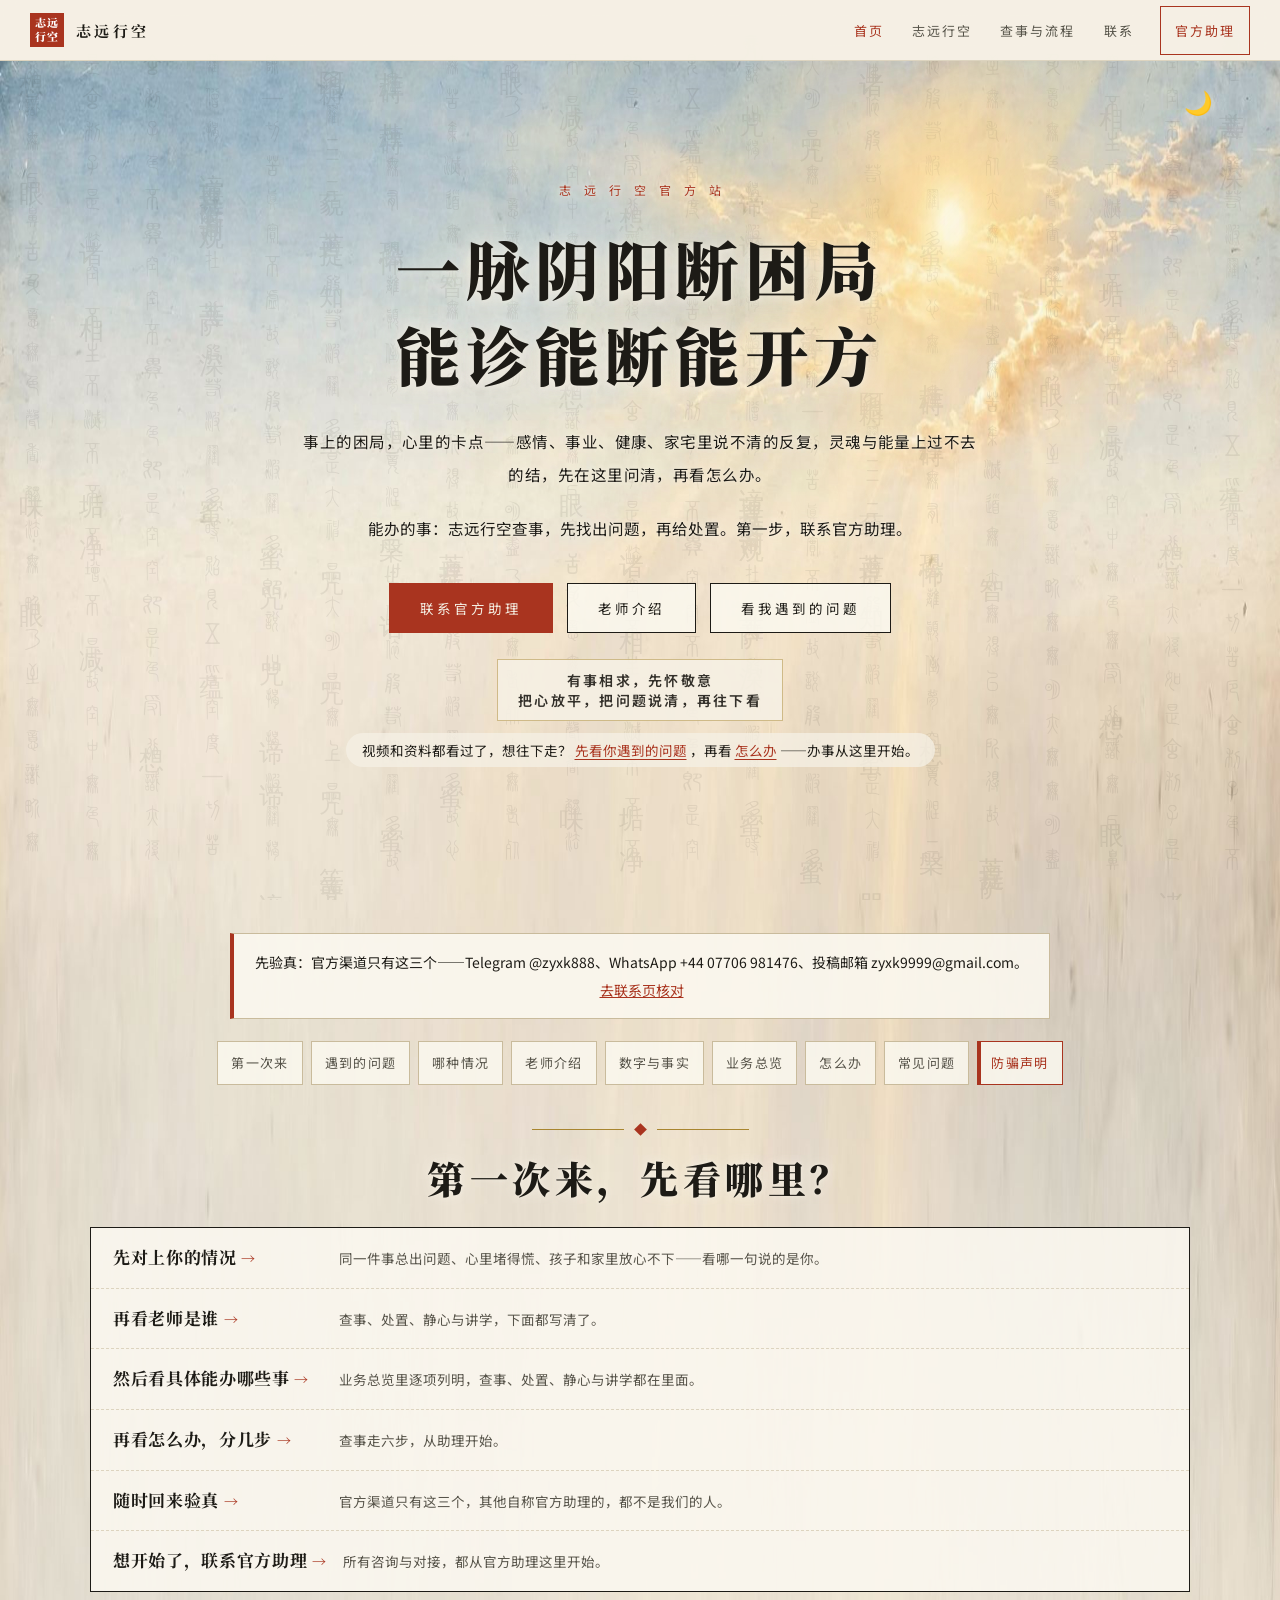
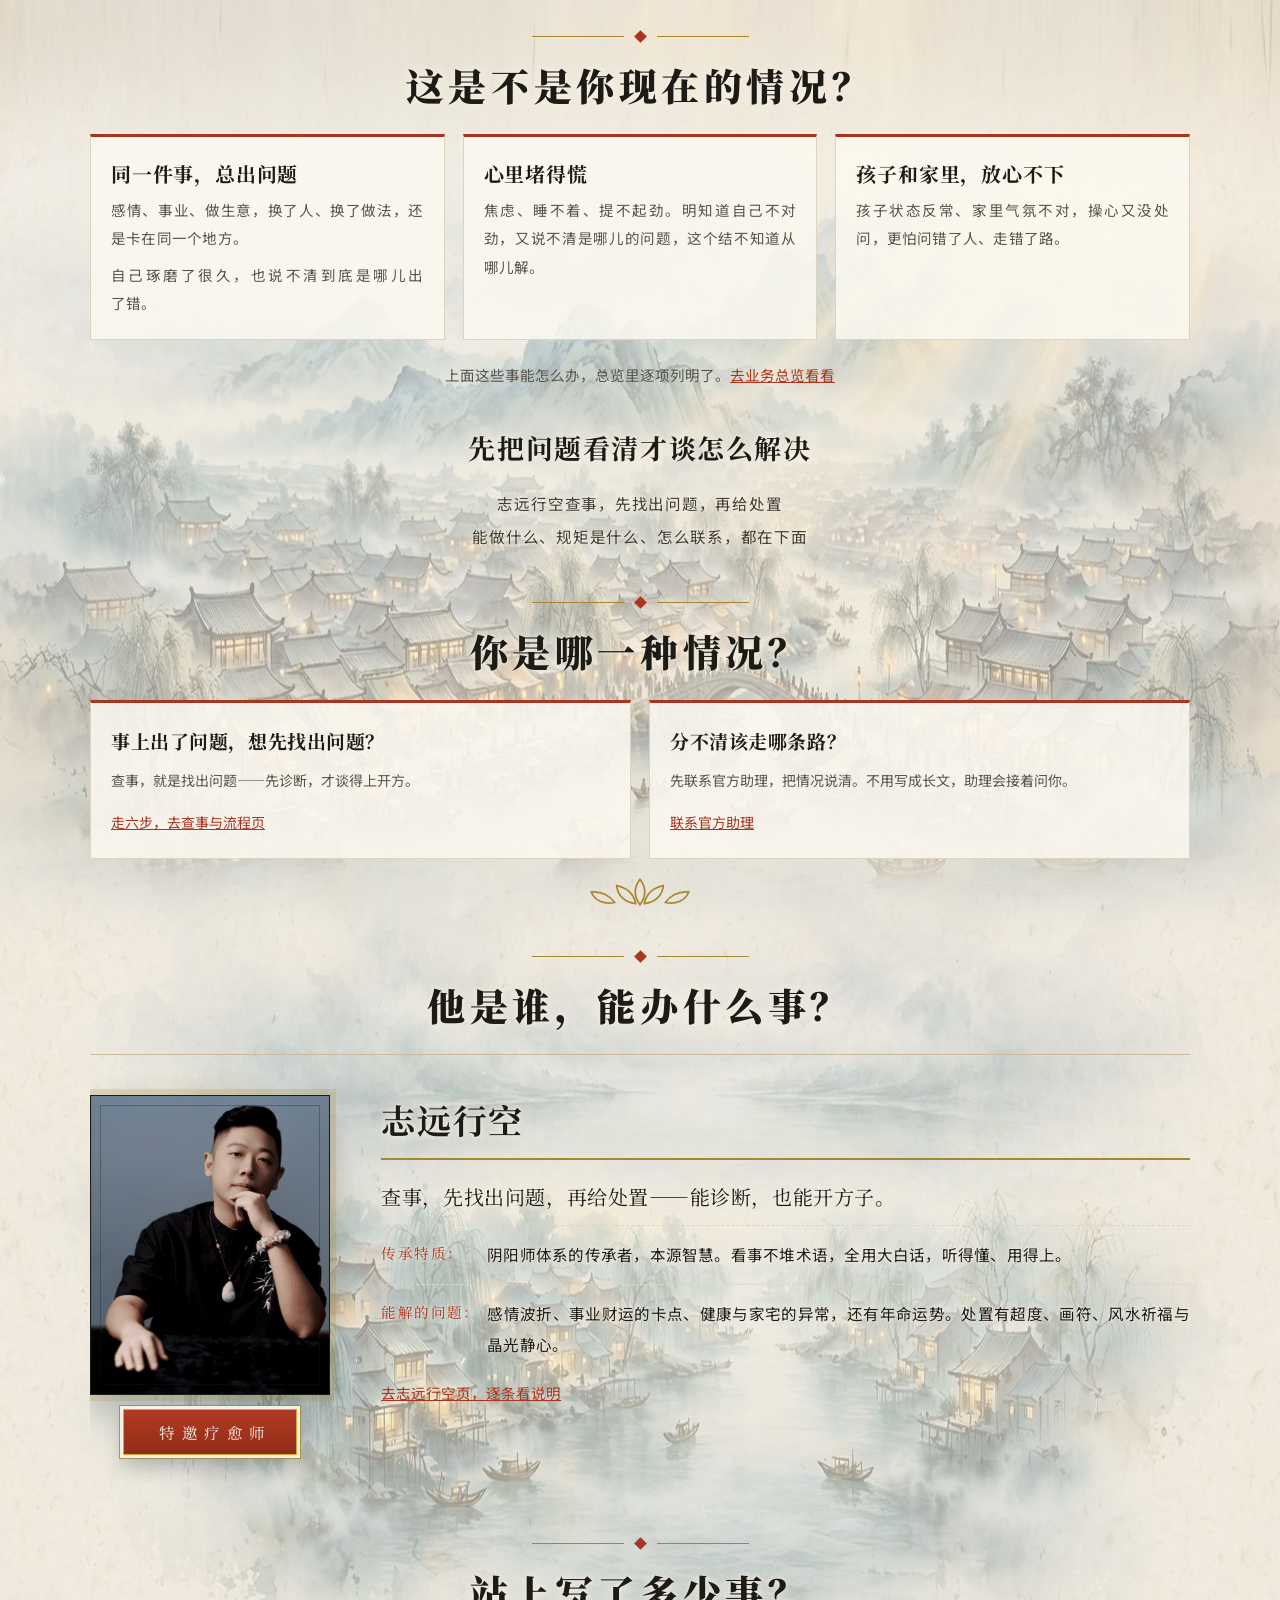
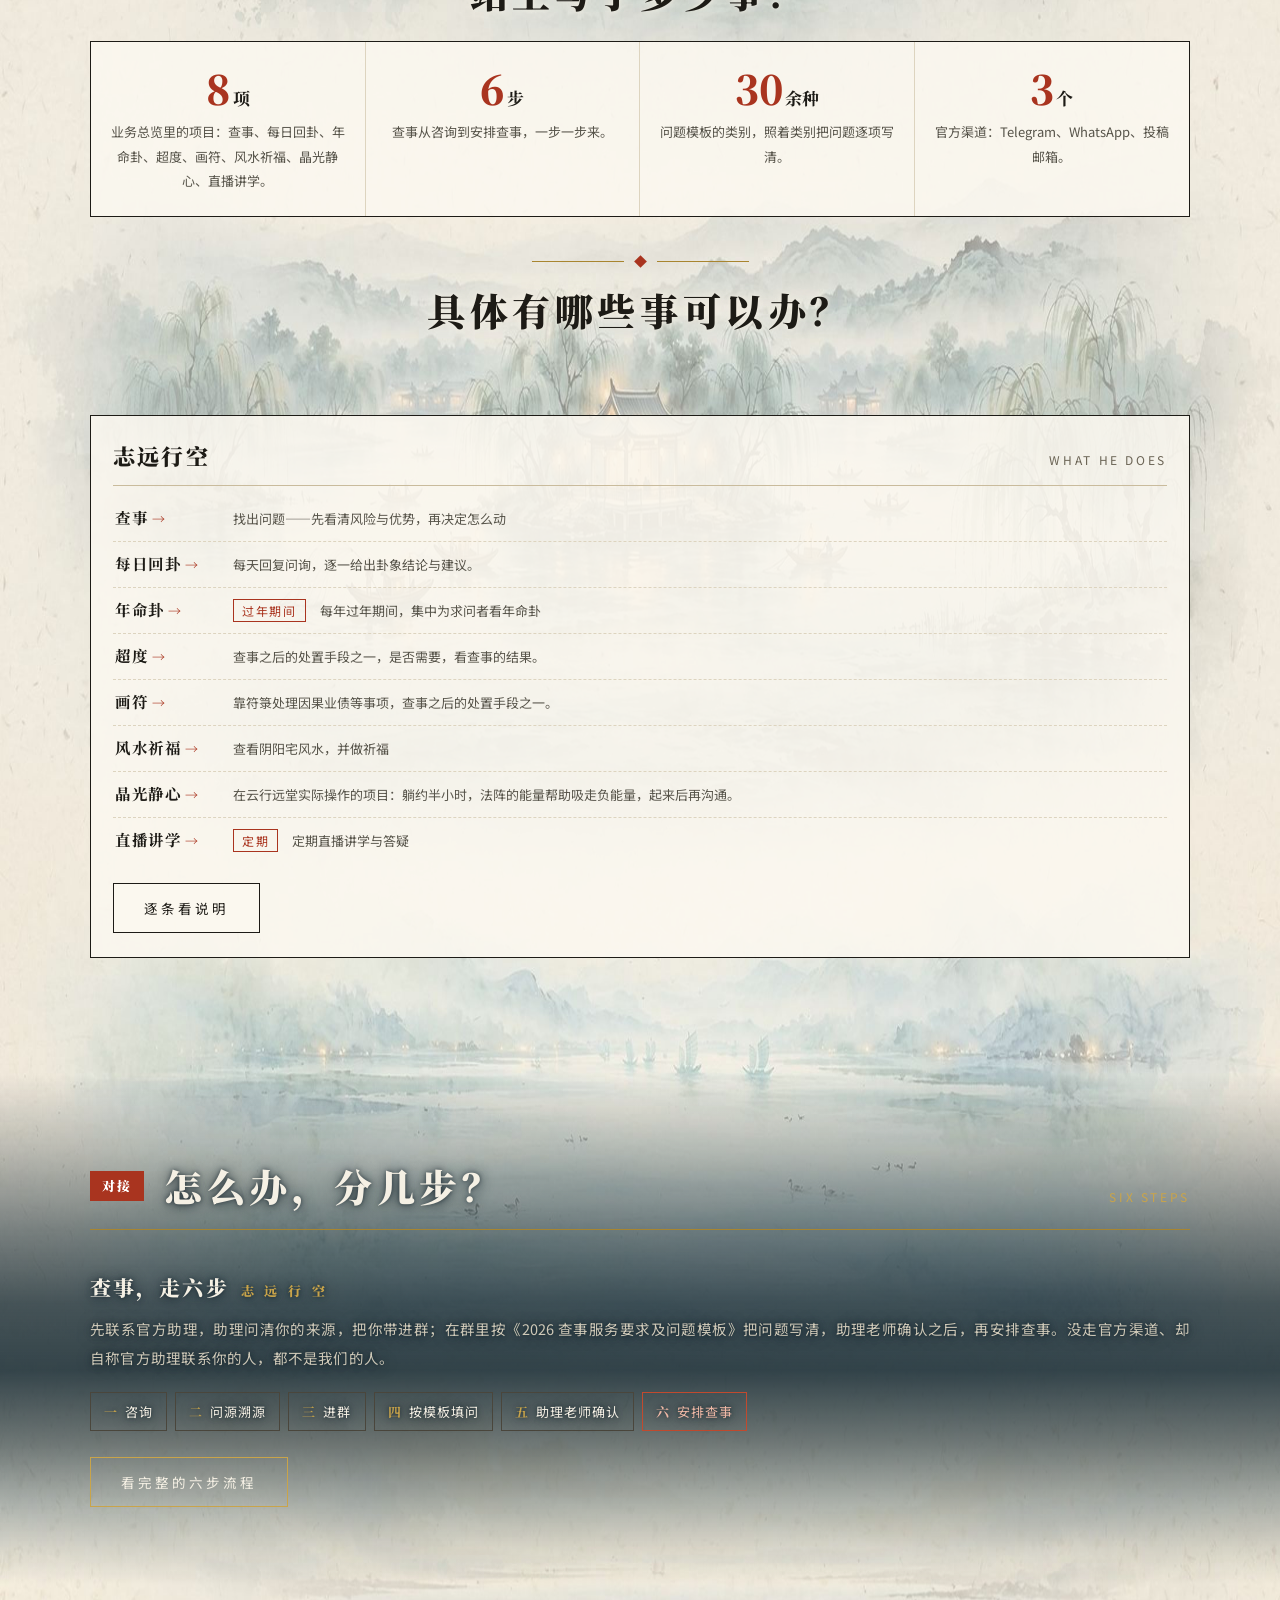
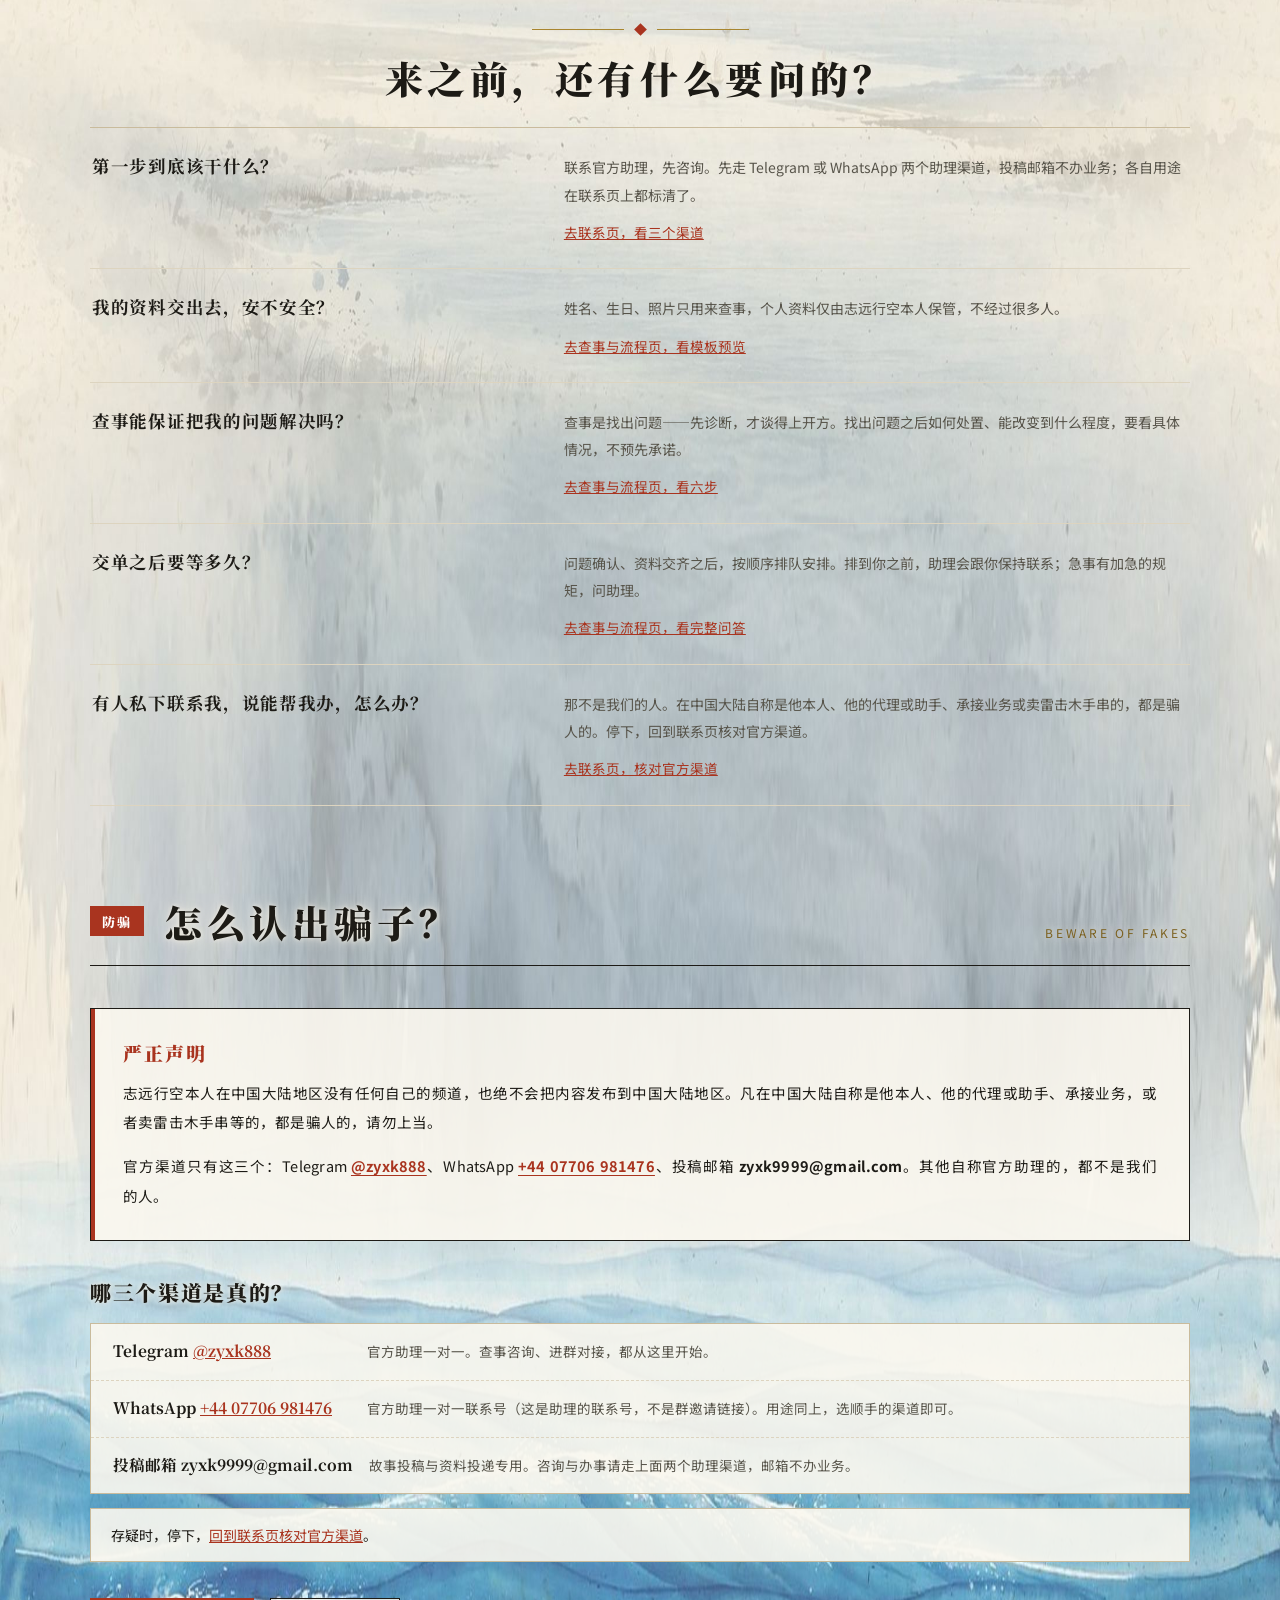
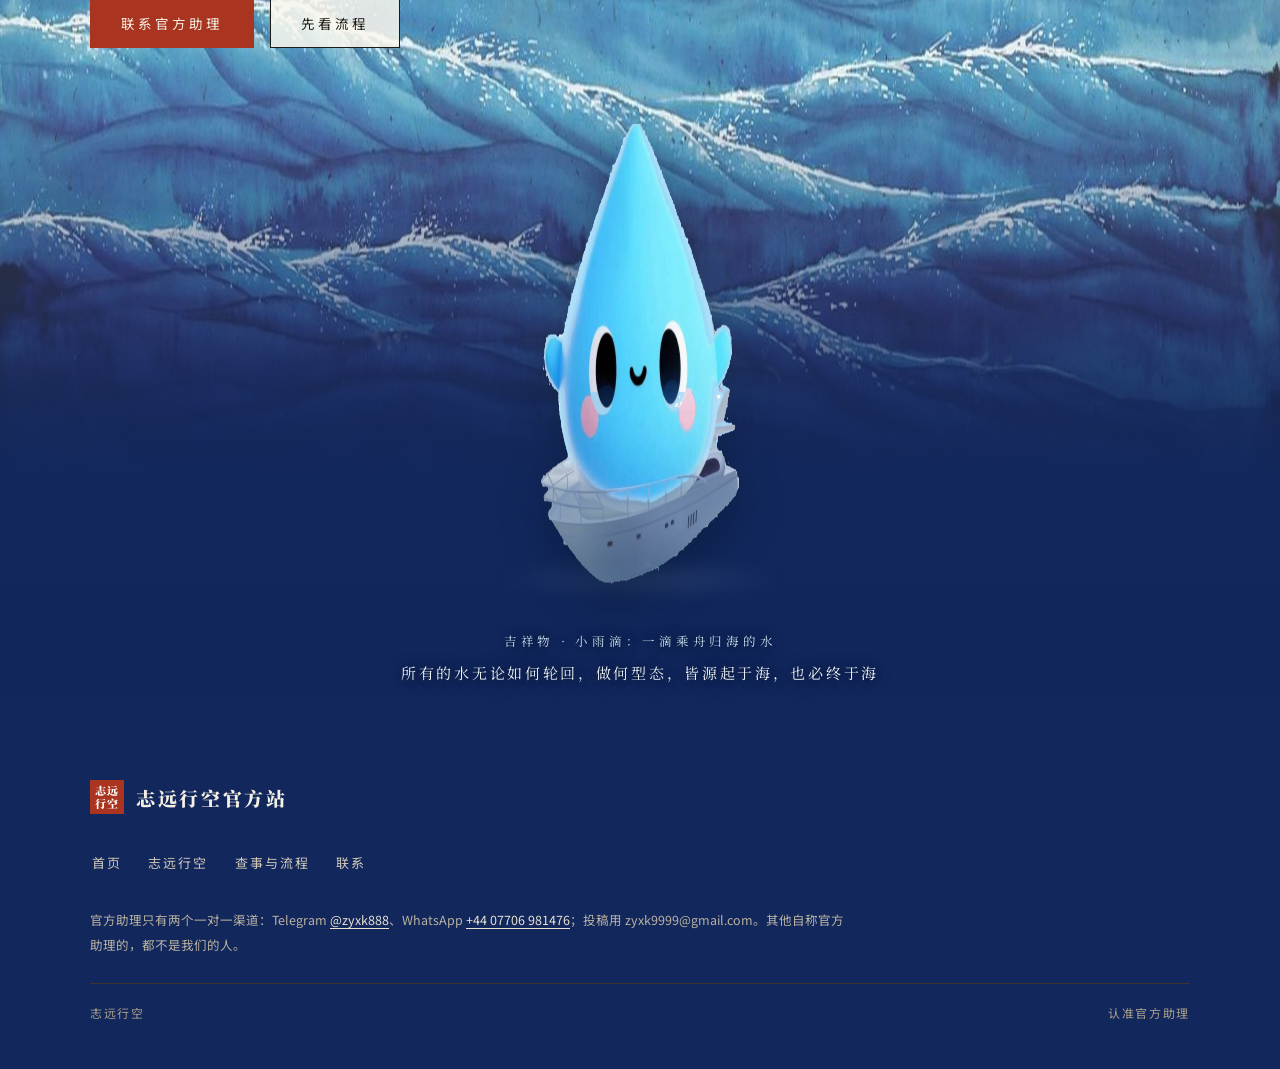
<file: index.html>
<!DOCTYPE html>
<html lang="zh-CN">
<head>
<meta charset="UTF-8">
<meta name="viewport" content="width=device-width, initial-scale=1.0">
<meta name="theme-color" content="#f5f0e4">
<title>志远行空官方站</title>
<meta name="description" content="志远行空的官方站：他是谁、能做什么、有哪些项目、办事每一步怎么走，都写在这里。">
<style>
/* 官网成型版 · 共用样式（志远行空）
   视觉系统 v2（2026-11-10 大进化首轮）：米白纸面＋墨黑大字＋朱砂印章＋金线
   细颗粒纸纹、印章分隔器、印章章节号、墨色页脚收尾带、首屏带金线＋底部融纸
   成型层：山水主视觉、墨色带、烛光图带、业务卡阵、事实栏、双路流程带 */
:root{
  --paper:#f5f0e4; --paper2:#fbf8ef; --ink:#1d1b16; --ink2:#57544a; --faint:#a29c8b;
  --red:#a9341f; --red2:#c14a2e; --gold:#a8852f; --gold2:#c9a44a; --hair:#ddd4bf; --hair2:#c9bb9c;
  --serif:"Noto Serif SC","Songti SC","STSong","SimSun",serif;
  --sans:"Noto Sans SC","PingFang SC","Microsoft YaHei",sans-serif;
}
*{margin:0;padding:0;box-sizing:border-box}
html{scroll-behavior:smooth;scroll-padding-top:84px}
/* 锚点落点兜底（2026-11-18 动效与交互轮）：与 scroll-padding-top 同值，吸顶栏收敛后仍不盖标题 */
[id]{scroll-margin-top:84px}
body{background-color:var(--paper);color:var(--ink);font-family:var(--sans);-webkit-font-smoothing:antialiased;
  background-image:url("data:image/svg+xml,%3Csvg xmlns='http://www.w3.org/2000/svg' width='140' height='140'%3E%3Cfilter id='n'%3E%3CfeTurbulence type='fractalNoise' baseFrequency='0.9' numOctaves='2' stitchTiles='stitch'/%3E%3CfeColorMatrix type='saturate' values='0'/%3E%3C/filter%3E%3Crect width='140' height='140' filter='url(%23n)' opacity='0.05'/%3E%3C/svg%3E")}
a{color:inherit}
img{max-width:100%}
::selection{background:var(--red);color:var(--paper)}
/* 跳过导航链接（2026-11-17 性能与无障碍轮）：平时隐藏，键盘获焦才现身 */
.skip{position:fixed;left:16px;top:12px;z-index:100;background:var(--paper2);color:var(--red);border:1px solid var(--red);padding:10px 18px;font-size:14px;letter-spacing:.12em;text-decoration:none;transform:translateY(-150%);transition:transform .2s}
.skip:focus{transform:translateY(0)}
/* 键盘焦点（2026-11-17 性能与无障碍轮）：朱砂轮廓＋纸色光晕双保险，深底浅底都可见 */
:focus-visible{outline:3px solid var(--red);outline-offset:2px;box-shadow:0 0 0 5px rgba(245,240,228,.85)}

.wrap{max-width:1160px;margin:0 auto;padding:0 30px}
@media(max-width:640px){.wrap{padding:0 20px}}

/* 页眉 */
.mast{position:fixed;top:0;left:0;right:0;z-index:60;display:flex;justify-content:space-between;align-items:center;
  padding:13px 30px;background:rgba(245,240,228,.94);backdrop-filter:blur(10px);border-bottom:1px solid var(--hair)}
.mast .brand{font-family:var(--serif);font-weight:700;font-size:15px;letter-spacing:.22em;text-decoration:none;display:flex;align-items:center;gap:12px}
.mast .brand b{color:var(--red);font-weight:900}
.seal{display:inline-flex;align-items:center;justify-content:center;width:34px;height:34px;background:var(--red);color:#fff;
  font-family:var(--serif);font-weight:900;font-size:11px;line-height:1.25;letter-spacing:.08em;text-align:center;padding:3px}
.mast nav{display:flex;gap:24px;align-items:center;font-size:13px;letter-spacing:.16em}
.mast nav a{text-decoration:none;color:var(--ink2)}
.mast nav a:hover,.mast nav a.here{color:var(--red)}
.mast nav a.navcta{border:1px solid var(--red);color:var(--red);padding:6px 14px}
.mast nav a.navcta:hover{background:var(--red);color:var(--paper)}
/* 吸顶栏收敛态（2026-11-18 动效与交互轮）：滚过 200px 只加一道朱砂细线，高度字号间距一律不动 */
.mast.scrolled{border-bottom-color:var(--red)}
@media(max-width:900px){.mast nav a{display:none}.mast nav a.navcta{display:block}.mast{padding:11px 16px}}

/* 竖排眉题 */
.vert{writing-mode:vertical-rl;font-family:var(--serif);letter-spacing:.5em;color:var(--faint);font-size:12px}
.vert b{color:var(--red);font-weight:700}

/* 主视觉（首页） */
.hero{position:relative;margin-top:57px;overflow:hidden;border-bottom:3px solid var(--gold)}
.hero .bgimg{position:absolute;inset:0;width:100%;height:100%;object-fit:cover;object-position:center 62%;
  -webkit-mask-image:linear-gradient(180deg,#000 72%,transparent 99%);mask-image:linear-gradient(180deg,#000 72%,transparent 99%)}
.hero .inner{position:relative;max-width:1160px;margin:0 auto;padding:120px 30px 92px;text-align:center}
.hero .kick{font-size:11px;letter-spacing:.55em;text-indent:.55em;color:var(--red);margin-bottom:26px}
.hero h1{font-family:var(--serif);font-weight:900;font-size:clamp(36px,6vw,64px);letter-spacing:.07em;line-height:1.35;text-shadow:0 1px 0 rgba(245,240,228,.6)}
.hero .sub{margin:28px auto 0;max-width:680px;font-size:15.5px;line-height:2.15;color:var(--ink)}
.hero .acts{margin-top:38px;display:flex;gap:14px;justify-content:center;flex-wrap:wrap}
.hero .channels{margin-top:44px;display:flex;gap:10px;justify-content:center;flex-wrap:wrap}
.chip{display:inline-flex;gap:9px;align-items:baseline;background:rgba(251,248,239,.88);border:1px solid var(--hair2);
  padding:8px 16px;font-size:12.5px;letter-spacing:.1em;text-decoration:none}
.chip b{font-family:var(--serif);letter-spacing:.06em}
.chip .cl{font-size:10.5px;letter-spacing:.3em;color:var(--red)}
@media(max-width:640px){.hero .inner{padding:84px 20px 64px}}

/* 页头（内页，带山水带） */
.pband{position:relative;margin-top:57px;overflow:hidden;border-bottom:3px solid var(--gold)}
.pband .bgimg{position:absolute;inset:0;width:100%;height:100%;object-fit:cover;object-position:center 68%;
  -webkit-mask-image:linear-gradient(180deg,#000 72%,transparent 99%);mask-image:linear-gradient(180deg,#000 72%,transparent 99%)}
.pband .inner{position:relative;max-width:1160px;margin:0 auto;padding:86px 30px 62px}
.pband .kick{font-size:11px;letter-spacing:.5em;color:var(--red);margin-bottom:18px}
.pband h1{font-family:var(--serif);font-weight:900;font-size:clamp(38px,6vw,62px);letter-spacing:.09em;line-height:1.25}
.pband h1 .en{font-size:.34em;letter-spacing:.3em;color:var(--ink2);font-weight:600;margin-left:14px}
.pband .lead{margin-top:20px;max-width:660px;font-size:15.5px;line-height:2.1;color:var(--ink)}
.pband.center .inner{text-align:center}
.pband.center .lead{margin-left:auto;margin-right:auto}
@media(max-width:640px){.pband .inner{padding:64px 20px 46px}}

/* 章节头与大分隔 */
.ch-head{display:flex;align-items:baseline;gap:20px;border-bottom:1px solid var(--ink);padding-bottom:16px;margin-bottom:42px}
.ch-head .no{font-family:var(--serif);font-size:13px;color:#fff;background:var(--red);font-weight:900;letter-spacing:.14em;
  display:inline-flex;align-items:center;justify-content:center;min-width:54px;height:30px;padding:0 10px;align-self:center}
.ch-head h2{font-family:var(--serif);font-weight:900;font-size:clamp(25px,3.4vw,34px);letter-spacing:.12em}
.ch-head .en{margin-left:auto;font-size:11px;letter-spacing:.3em;color:var(--gold)}
section.ch{padding:88px 0 6px}
/* 大分隔：印章 ＋ 金线（v2，取代旧版巨字＋三线金纹） */
.divider{margin:92px 0 0;text-align:center}
.divider .dmark{display:flex;align-items:center;gap:20px}
.divider .dmark::before,.divider .dmark::after{content:"";flex:1;height:1px;background:var(--gold);opacity:.65}
.divider .dseal{display:inline-flex;align-items:center;justify-content:center;flex:none;width:52px;height:52px;
  background:var(--red);color:#fff;font-family:var(--serif);font-weight:900;font-size:26px}
.divider .cap{margin-top:16px;font-size:11px;letter-spacing:.5em;text-indent:.5em;color:var(--faint)}
@media(max-width:640px){.divider .dseal{width:44px;height:44px;font-size:22px}.divider .dmark{gap:14px}}

/* CTA */
.cta{display:inline-block;background:var(--red);color:var(--paper);text-decoration:none;
  font-size:13.5px;letter-spacing:.22em;padding:14px 30px;transition:.2s;border:1px solid var(--red)}
.cta:hover{background:var(--ink);border-color:var(--ink)}
.cta.ghost{background:rgba(251,248,239,.85);color:var(--ink);border:1px solid var(--ink)}
.cta.ghost:hover{background:var(--ink);color:var(--paper)}
.cta.light{background:transparent;color:var(--paper);border:1px solid var(--gold2)}
.cta.light:hover{background:var(--gold);border-color:var(--gold);color:var(--ink)}

/* 引文 */
.quote{font-family:var(--serif);font-size:19px;line-height:1.9;letter-spacing:.04em;border-left:2px solid var(--red);padding-left:16px}
.quote .src{display:block;margin-top:8px;font-family:var(--sans);font-size:12px;color:var(--faint);letter-spacing:.14em}

/* 肖像框 4∶5（照片显示宽封顶 240px） */
.frame{position:relative;aspect-ratio:4/5;max-width:240px;border:1px solid var(--ink);overflow:hidden;background:var(--paper2)}
.frame::after{content:"";position:absolute;inset:9px;border:1px solid rgba(29,27,22,.3);pointer-events:none;z-index:2}
.frame img{width:100%;height:100%;object-fit:cover;display:block}
.figcap{display:flex;justify-content:space-between;gap:14px;max-width:240px;padding-top:11px;font-size:11.5px;letter-spacing:.16em;color:var(--faint)}
.frame-art{position:relative;border:1px solid var(--hair2);overflow:hidden;background:var(--ink)}
.frame-art img{width:100%;height:100%;object-fit:cover;display:block}

/* 人物布局：左图吸顶＋事实栏 */
.person-layout{display:grid;grid-template-columns:264px 1fr;gap:clamp(30px,5vw,68px);align-items:start}
.person-layout .side{position:sticky;top:96px}
@media(max-width:860px){.person-layout{grid-template-columns:1fr}.person-layout .side{position:static}}
.facts{margin-top:26px;border:1px solid var(--hair2);background:var(--paper2);max-width:264px}
.facts .fr{display:flex;gap:14px;padding:11px 16px;border-bottom:1px solid var(--hair);font-size:13px;align-items:baseline}
.facts .fr:last-child{border-bottom:none}
.facts .fk{font-family:var(--serif);font-weight:700;letter-spacing:.14em;min-width:58px;color:var(--ink)}
.facts .fv{color:var(--ink2);line-height:1.8}
.byline{font-size:12px;letter-spacing:.18em;color:var(--faint);border-top:1px solid var(--red);padding-top:12px;margin-bottom:14px}
.byline b{color:var(--ink);font-family:var(--serif);letter-spacing:.08em}
.body-copy p{font-size:15px;line-height:2.15;color:var(--ink2);margin-bottom:18px;max-width:700px}
.body-copy p b{color:var(--ink)}

/* 分流三格 */
.serve{display:grid;grid-template-columns:repeat(3,1fr);border:1px solid var(--ink);margin-top:26px;text-align:left;background:var(--paper2)}
.serve a{display:block;padding:26px 24px 28px;text-decoration:none;border-right:1px solid var(--hair);transition:.2s}
.serve a:last-child{border-right:none}
.serve a:hover{background:var(--ink);color:var(--paper)}
.serve a:hover .sk{color:#e0a08d}.serve a:hover .sd{color:#b9b2a0}
.serve .sk{font-size:11px;letter-spacing:.34em;color:var(--red);margin-bottom:8px}
.serve .sv{font-family:var(--serif);font-weight:700;font-size:19px;letter-spacing:.06em}
.serve .sd{margin-top:8px;font-size:13px;line-height:1.95;color:var(--ink2)}
@media(max-width:820px){.serve{grid-template-columns:1fr}.serve a{border-right:none;border-bottom:1px solid var(--hair)}}

/* 双人区 */
.duo{position:relative;display:grid;grid-template-columns:1fr 1fr;margin-top:10px}
.duo::before{content:"";position:absolute;top:0;bottom:0;left:50%;width:1px;background:var(--hair2)}
.person{padding:52px clamp(24px,4.5vw,58px) 8px}
.person .tag{margin-top:28px;font-size:11.5px;letter-spacing:.42em;color:var(--red)}
.person h2{font-family:var(--serif);font-weight:900;font-size:clamp(32px,3.6vw,42px);letter-spacing:.1em;margin-top:12px}
.person h2 .en{font-size:14px;letter-spacing:.3em;color:var(--faint);margin-left:12px;font-weight:600}
.person .posline{margin-top:14px;font-size:15.5px;line-height:1.95}
.person .tags{margin-top:18px;display:flex;flex-wrap:wrap;gap:8px}
.person .tags span{font-size:12px;letter-spacing:.12em;border:1px solid var(--hair2);background:var(--paper2);padding:5px 11px;color:var(--ink2)}
.person .enter{margin-top:28px}
@media(max-width:820px){.duo{grid-template-columns:1fr}.duo::before{display:none}.person.right{border-top:1px solid var(--ink);margin-top:40px}}

/* 业务总览（首页双列） */
.overview2{display:grid;grid-template-columns:1fr;gap:0;border:1px solid var(--ink);background:var(--paper2)}
.overview2 .col{padding:34px 36px 30px}
.overview2 .ch2{display:flex;align-items:baseline;gap:14px;border-bottom:1px solid var(--hair2);padding-bottom:14px;margin-bottom:10px}
.overview2 .ch2 h3{font-family:var(--serif);font-weight:900;font-size:22px;letter-spacing:.1em}
.overview2 .ch2 .ce{font-size:10.5px;letter-spacing:.3em;color:var(--faint);margin-left:auto}
.ov-row{display:flex;gap:14px;padding:10px 2px;border-bottom:1px dashed var(--hair);align-items:baseline}
.ov-row:last-of-type{border-bottom:none}
.ov-row .k{font-family:var(--serif);font-weight:700;font-size:15.5px;min-width:104px;letter-spacing:.04em}
.ov-row .d{font-size:13px;color:var(--ink2);line-height:1.85}
.overview2 .more{margin-top:20px}
@media(max-width:860px){.overview2{grid-template-columns:1fr}}

/* 墨色带（流程） */
.band-ink{background:var(--ink);color:var(--paper);margin-top:110px;padding:84px 0 78px;position:relative}
.band-ink::before{content:"";position:absolute;top:0;left:0;right:0;height:1px;background:var(--gold)}
.band-ink .ch-head{border-bottom-color:var(--gold)}
.band-ink .ch-head h2{color:var(--paper)}
.band-ink .ch-head .en{color:var(--gold2)}
.paths{display:grid;grid-template-columns:1fr;gap:clamp(30px,5vw,64px)}
@media(max-width:860px){.paths{grid-template-columns:1fr}}
.path h3{font-family:var(--serif);font-weight:900;font-size:21px;letter-spacing:.1em;color:var(--paper)}
.path h3 .who{color:var(--gold2);font-size:13px;letter-spacing:.3em;margin-left:12px}
.path .pd{margin-top:12px;font-size:14px;line-height:2;color:#cfc9b8}
.steps-h{display:flex;flex-wrap:wrap;gap:8px;margin-top:20px}
.steps-h .sh{border:1px solid #4a463c;padding:9px 13px;font-size:13px;letter-spacing:.08em;color:var(--paper)}
.steps-h .sh b{color:var(--gold2);font-family:var(--serif);margin-right:7px}
.steps-h .sh.hot{border-color:var(--red2);color:#f0b9a6}
.steps-h .sh.hot b{color:#f0b9a6}
.path .pcta{margin-top:26px}

/* 图带（烛光） */
.imgband{position:relative;margin-top:110px;overflow:hidden;border-top:1px solid var(--ink);border-bottom:1px solid var(--ink)}
.imgband img.bgi{width:100%;height:430px;object-fit:cover;display:block}
.imgband .cap{position:absolute;inset:0;display:flex;flex-direction:column;justify-content:center;align-items:center;text-align:center;padding:0 24px;
  background:linear-gradient(90deg,rgba(20,18,14,.55),rgba(20,18,14,.15) 55%,rgba(20,18,14,.55))}
.imgband .cap .q{font-family:var(--serif);font-weight:700;font-size:clamp(21px,3.4vw,32px);letter-spacing:.1em;line-height:1.7;color:#f7f2e3;max-width:760px}
.imgband .cap .qs{margin-top:14px;font-size:12px;letter-spacing:.34em;color:var(--gold2)}
.imgband .cap .cta{margin-top:28px}
@media(max-width:640px){.imgband img.bgi{height:340px}}

/* 业务卡阵（人物页） */
.biz-grid{display:grid;grid-template-columns:repeat(2,1fr);gap:16px}
@media(max-width:760px){.biz-grid{grid-template-columns:1fr}}
.biz{background:var(--paper2);border:1px solid var(--hair2);padding:24px 26px 22px;position:relative;transition:.2s}
.biz:hover{border-color:var(--ink);transform:translateY(-2px)}
.biz::before{content:"";position:absolute;top:0;left:0;width:34px;height:3px;background:var(--red)}
.biz .bk{font-family:var(--serif);font-weight:900;font-size:19px;letter-spacing:.07em}
.biz .bd{margin-top:9px;font-size:13.5px;line-height:1.95;color:var(--ink2)}
.biz .bd b{color:var(--ink)}

/* 项目条目 */
.proj{border:1px solid var(--hair2);background:var(--paper2);padding:30px 32px 26px;margin-bottom:16px;position:relative}
.proj::before{content:"";position:absolute;top:0;left:0;width:34px;height:3px;background:var(--red)}
.proj .ph{display:flex;align-items:baseline;gap:16px;flex-wrap:wrap}
.proj .pno{font-family:var(--serif);font-size:13px;color:var(--red);letter-spacing:.2em}
.proj h3{font-family:var(--serif);font-weight:900;font-size:clamp(21px,2.6vw,25px);letter-spacing:.08em}
.proj .pos{margin-top:10px;font-size:15px;line-height:2;color:var(--ink);max-width:760px}
.proj .fit{margin-top:12px}
.proj .fit .fl{font-size:11px;letter-spacing:.4em;color:var(--faint);margin-bottom:8px}
.proj .fit ul{list-style:none}
.proj .fit li{font-size:14px;line-height:1.95;color:var(--ink2);padding-left:18px;position:relative}
.proj .fit li::before{content:"";position:absolute;left:0;top:13px;width:7px;height:1px;background:var(--red)}
.proj .rule-note{margin-top:14px;font-size:12.5px;letter-spacing:.12em;color:var(--red);border-top:1px dashed var(--hair2);padding-top:10px}
@media(max-width:640px){.proj{padding:24px 20px 20px}}

/* 边界清单 */
.bounds{border:1px solid var(--hair2);background:var(--paper2);padding:10px 28px}
.bounds li{list-style:none;font-size:14.5px;line-height:2.05;color:var(--ink2);padding:13px 2px 13px 20px;border-bottom:1px solid var(--hair);position:relative}
.bounds li:last-child{border-bottom:none}
.bounds li::before{content:"";position:absolute;left:0;top:24px;width:8px;height:1px;background:var(--red)}
.bounds li b{color:var(--ink)}
@media(max-width:640px){.bounds{padding:6px 18px}}

/* 须知与声明 */
.notice{border:1px solid var(--ink);background:var(--paper2);padding:24px 28px}
.notice .t{font-family:var(--serif);font-weight:900;font-size:18px;letter-spacing:.1em;border-bottom:1px solid var(--red);padding-bottom:10px;margin-bottom:14px}
.notice p,.notice li{font-size:14px;line-height:2;color:var(--ink2)}
.notice ul{padding-left:20px}
.statement{border:1px solid var(--ink);padding:30px 32px;background:var(--paper2);position:relative}
.statement::before{content:"";position:absolute;top:0;left:0;bottom:0;width:4px;background:var(--red)}
.statement .t{font-family:var(--serif);font-weight:900;font-size:19px;letter-spacing:.1em;color:var(--red);margin-bottom:12px}
.statement p{font-size:14.5px;line-height:2.05;color:var(--ink)}
.band-ink .statement{background:#26231d;border-color:var(--gold);color:var(--paper)}
.band-ink .statement p{color:#e8e2d2}

/* 步骤（查事页） */
.ov6{display:grid;grid-template-columns:repeat(6,1fr);border:1px solid var(--ink);background:var(--paper2);margin-top:44px}
.ov6 div{padding:18px 14px 20px;border-right:1px solid var(--hair)}
.ov6 div:last-child{border-right:none}
.ov6 .on{font-family:var(--serif);font-size:13px;color:var(--red);letter-spacing:.16em}
.ov6 .ov{margin-top:7px;font-family:var(--serif);font-weight:700;font-size:16.5px;letter-spacing:.05em;line-height:1.6}
.ov6 div.hot .ov{color:var(--red)}
@media(max-width:900px){.ov6{grid-template-columns:repeat(3,1fr)}.ov6 div{border-bottom:1px solid var(--hair)}}
@media(max-width:560px){.ov6{grid-template-columns:repeat(2,1fr)}}
.tl{position:relative;background:var(--paper2);border:1px solid var(--hair2);padding:38px 38px 12px}
.tl::before{content:"";position:absolute;left:48px;top:44px;bottom:20px;width:1px;background:var(--hair2)}
.step{position:relative;padding:0 0 34px 52px}
.step:last-child{padding-bottom:14px}
.step .dot{position:absolute;left:4px;top:7px;width:15px;height:15px;border-radius:50%;background:var(--paper);border:2px solid var(--ink);z-index:1}
.step.hot .dot{background:var(--red);border-color:var(--red)}
.step .st{display:flex;align-items:baseline;gap:16px;flex-wrap:wrap}
.step .num{font-family:var(--serif);font-size:14px;color:var(--faint);letter-spacing:.2em}
.step h3{font-family:var(--serif);font-weight:700;font-size:21px;letter-spacing:.08em}
.step.hot h3{color:var(--red)}
.step p{margin-top:7px;font-size:14px;line-height:1.95;color:var(--ink2);max-width:680px}
@media(max-width:640px){.tl{padding:28px 20px 8px}.tl::before{left:28px}}
.tpl{margin:6px 0 30px 52px;border:1px solid var(--hair2);background:var(--paper);padding:22px 26px;max-width:700px}
.tpl .tt{font-family:var(--serif);font-weight:700;font-size:16px;letter-spacing:.06em;border-bottom:1px solid var(--red);padding-bottom:9px;margin-bottom:11px}
.tpl p{font-size:13.5px;line-height:1.95;color:var(--ink2);margin-bottom:9px}
.tpl p:last-child{margin-bottom:0}
@media(max-width:640px){.tpl{margin-left:0}}
.pre-notice{margin:2px 0 34px 52px;max-width:700px}
@media(max-width:640px){.pre-notice{margin-left:0}}

/* FAQ */
.faq{border-top:1px solid var(--hair2)}
.faq .qa{display:grid;grid-template-columns:1fr 1.4fr;gap:26px;padding:22px 2px;border-bottom:1px solid var(--hair);align-items:baseline}
.faq .q{font-family:var(--serif);font-weight:700;font-size:16.5px;letter-spacing:.04em;line-height:1.8}
.faq .a{font-size:14px;line-height:1.95;color:var(--ink2)}
@media(max-width:760px){.faq .qa{grid-template-columns:1fr;gap:6px}}
.faq-tier{margin-top:34px;font-size:11.5px;letter-spacing:.44em;color:var(--red)}

/* 渠道卡（联系页） */
.chan-cards{display:grid;grid-template-columns:repeat(3,1fr);gap:16px;margin-top:26px}
@media(max-width:900px){.chan-cards{grid-template-columns:1fr}}
.chan-card{background:var(--paper2);border:1px solid var(--hair2);padding:30px 28px 26px;position:relative;transition:.2s}
.chan-card:hover{border-color:var(--ink);transform:translateY(-2px)}
.chan-card::before{content:"";position:absolute;top:0;left:0;width:34px;height:3px;background:var(--red)}
.chan-card .cl{font-size:11px;letter-spacing:.4em;color:var(--red);margin-bottom:14px}
.chan-card .cv{font-family:var(--serif);font-weight:900;font-size:clamp(20px,2.4vw,25px);letter-spacing:.03em;line-height:1.4;word-break:break-all}
.chan-card .cv a{text-decoration:none;border-bottom:2px solid var(--red)}
.chan-card .cu{margin-top:13px;font-size:13.5px;line-height:1.95;color:var(--ink2)}

/* 页脚：墨色收尾带（v2，与墨色带同系） */
footer{border-top:3px solid var(--gold);margin-top:110px;padding:64px 0 48px;background:var(--ink);color:var(--paper)}
footer .fbrand{font-family:var(--serif);font-weight:900;font-size:19px;letter-spacing:.14em;display:flex;align-items:center;gap:12px;color:var(--paper)}
footer nav{display:flex;gap:22px;flex-wrap:wrap;font-size:13px;letter-spacing:.16em;margin:26px 0 22px}
footer nav a{text-decoration:none;color:#cfc9b8}
footer nav a:hover{color:var(--gold2)}
footer .fline{font-size:12.5px;line-height:2;color:#b9b2a0;max-width:760px}
footer .fin{display:flex;justify-content:space-between;flex-wrap:wrap;gap:10px;font-size:12px;color:#8d8676;letter-spacing:.14em;margin-top:26px;border-top:1px solid #3a362c;padding-top:20px}

/* 滚动渐入 */
.rv{opacity:0;transform:translateY(12px);transition:opacity .6s ease-out,transform .6s ease-out}
.rv.on{opacity:1;transform:none}
@media(prefers-reduced-motion:reduce){.rv{opacity:1;transform:none;transition:none}}

/* 首页改版（2026-11-11 大进化第三轮）：本页目录条、分组小标题、锚点偏移修正 */
.serve a .sv::after{content:" \2192";color:var(--red);font-size:15px}
.serve a:hover .sv::after{color:var(--gold2)}

/* 定版首屏（2026-11-11 落地）：敬意句 / 分节头 / 痛点卡 / 理念引言 / 老师卡 */
.humble{margin-top:26px}
.humble span{display:inline-block;background:rgba(245,240,228,.9);color:#33302a;padding:10px 20px;font-size:14px;font-weight:600;letter-spacing:.16em;border:1px solid rgba(168,133,47,.5)}
.sec{text-align:center;margin:40px 0 22px}
.sec .orn{display:flex;align-items:center;justify-content:center;gap:12px}
.sec .orn i{display:block;height:1px;width:92px;background:var(--gold)}
.sec .orn em{display:block;width:9px;height:9px;background:var(--red);transform:rotate(45deg)}
.sec h2{font-family:var(--serif);font-size:26px;font-weight:700;letter-spacing:.14em;margin-top:16px}
.pain{display:grid;grid-template-columns:repeat(3,1fr);gap:18px;margin:8px 0 6px}
.pain .pc{background:var(--paper2);border:1px solid var(--hair);border-top:3px solid var(--red);padding:22px 20px}
.pain .pc h3{font-family:var(--serif);font-size:19px;letter-spacing:.04em;margin-bottom:8px}
.pain .pc p{color:var(--ink2);font-size:14.5px;line-height:1.85}
.creed{text-align:center;padding:36px 6% 6px}
.creed .q{font-family:var(--serif);font-size:clamp(20px,3vw,27px);font-weight:700;line-height:1.7;letter-spacing:.04em}
.creed .m{color:var(--ink2);margin-top:16px;line-height:2;font-size:15px}
.tcard{display:grid;grid-template-columns:240px 1fr;gap:clamp(28px,4vw,54px);padding:40px 0 44px;border-top:1px solid var(--hair2)}
.tcard.flip{grid-template-columns:1fr 240px}
.tcard.flip .tphoto{order:2}
.tcard.flip .tbody{order:1}
.tcard .tphoto{text-align:center}
.tcard .frame{width:240px;margin:0 auto}
.tcard .ptag{display:inline-block;margin-top:14px;background:var(--red);color:#f5f0e4;font-size:12.5px;letter-spacing:.34em;text-indent:.34em;padding:6px 16px 6px 18px;font-family:var(--serif)}
.tcard h2{font-family:var(--serif);font-size:34px;letter-spacing:.05em;padding-bottom:14px;border-bottom:2px solid var(--gold)}
.tcard h2 .en{font-size:14px;color:var(--red);letter-spacing:.3em;margin-left:10px}
.tcard .say{font-family:var(--serif);font-size:18.5px;line-height:1.85;margin:18px 0 8px;color:var(--ink)}
.tcard .fld{display:grid;grid-template-columns:92px 1fr;gap:6px 14px;padding:13px 0 4px;border-top:1px dashed var(--hair);margin-top:10px}
.tcard .fld .fl{font-family:var(--serif);color:var(--red);letter-spacing:.1em;font-size:14px;padding-top:3px;white-space:nowrap}
.tcard .fld p{line-height:1.9;font-size:15px;color:var(--ink)}
@media(max-width:760px){.pain{grid-template-columns:1fr}.tcard{grid-template-columns:1fr}.tcard.flip{grid-template-columns:1fr}.tcard.flip .tphoto{order:0}.tcard.flip .tbody{order:1}.tcard .fld{grid-template-columns:1fr;gap:2px}}

/* 漏斗交棒（2026-11-12 落地）：首屏桥接句 + 第一句脚手架 */
.bridge{text-align:center;margin:16px 0 0;font-size:13.5px;line-height:2}
.bridge span{background:rgba(245,240,228,.78);padding:7px 16px;border-radius:999px;box-decoration-break:clone;-webkit-box-decoration-break:clone}
.bridge a{color:var(--red);text-decoration:underline;text-underline-offset:3px}
.scaf{margin-top:10px;font-size:14px;color:var(--ink2)}

/* ===== 排版同步沙盒（2026-11-13）：标题衡平 + 语义分段不断词 ===== */
/* 定版结论：balance + strict + keep-all；.nb 锁短语；对齐方式沿用原样式
   （本站标题左/中对齐各异，不统一改居中）；禁用 overflow-wrap。 */
h1,h2,h3,.kick,.creed .q,.divider .cap,.statement .t,.notice .t,.tpl .tt,.biz .bk,.faq .q,.faq-tier,.ov6 .ov,.byline,.tcard .say,.imgband .cap .q,.imgband .cap .qs,.seaband .dropnote{text-wrap:balance;line-break:strict;word-break:keep-all}
.nb{white-space:nowrap}

</style>
<link rel="preconnect" href="https://fonts.googleapis.com">
<link rel="preconnect" href="https://fonts.gstatic.com" crossorigin>
<link rel="stylesheet" href="https://fonts.googleapis.com/css2?family=Noto+Serif+SC:wght@400;700;900&family=Noto+Sans+SC:wght@400;500;700&display=swap">
<style>
/* ===== 归海概念十四版 · 已落地（含漏斗桥接句） ===== */
@font-face{font-family:"SealSutra";src:url(sealsutra-subset.woff2) format("woff2");font-weight:400;font-style:normal;font-display:swap}
.sealbg{position:fixed;inset:0;z-index:0;overflow:hidden;pointer-events:none;writing-mode:vertical-rl;font-family:"FZShouJinShu-S","华文篆书","STKaiti","Kaiti SC","楷体",serif;font-size:25px;line-height:2.4;letter-spacing:.35em;color:#1d1b16;opacity:.075;padding:18px}
body>*{position:relative;z-index:1}
.mast{z-index:60}
html.night .sealbg{color:#d9a441;opacity:.08}
/* 概念版五 2026-11-12：整页一张长卷底色——纸色一路洇成海色，不再分段上色。
   各区卡片改半透明纸 veil 让底色透出来；双路带与烛光带只在底色上加深/加蓝。 */
body{position:relative}
.onepaint{position:absolute;inset:0;z-index:0;pointer-events:none}
.onepaint img{width:100%;height:100%;object-fit:fill;display:block}
html.night .onepaint img{filter:brightness(.78) saturate(.9)}
.hero{border-bottom:none;min-height:94vh}
.hero .inner{z-index:2}
.rays{position:absolute;inset:0;z-index:1;pointer-events:none;background:conic-gradient(from 208deg at 88% -4%,rgba(255,228,150,.34) 0deg,rgba(255,228,150,0) 55deg),repeating-linear-gradient(128deg,rgba(255,232,170,.17) 0 54px,rgba(255,232,170,0) 54px 150px);-webkit-mask-image:radial-gradient(ellipse 95% 85% at 88% 0%,#000 30%,transparent 80%);mask-image:radial-gradient(ellipse 95% 85% at 88% 0%,#000 30%,transparent 80%);filter:blur(5px);mix-blend-mode:screen;opacity:.9;transition:opacity 1.4s;animation:shimmer 9s ease-in-out infinite alternate}
@keyframes shimmer{from{opacity:.7}to{opacity:.95}}
.dust{position:absolute;inset:0;z-index:1;pointer-events:none;overflow:hidden;transition:opacity 1.4s}
.dust i{position:absolute;top:-12px;border-radius:50%;background:radial-gradient(circle,#fff8dd,#ffd968 60%,rgba(255,217,104,0));opacity:0;animation:fall linear infinite}
@keyframes fall{0%{transform:translate3d(0,-2vh,0);opacity:0}12%{opacity:.9}88%{opacity:.55}100%{transform:translate3d(-3.5vw,82vh,0);opacity:0}}
html.night .rays{opacity:.75;background:conic-gradient(from 208deg at 88% -4%,rgba(205,224,248,.26) 0deg,rgba(205,224,248,0) 55deg),repeating-linear-gradient(128deg,rgba(205,224,248,.12) 0 54px,rgba(205,224,248,0) 54px 150px)}
html.night .dust i{top:auto;bottom:-12px;background:radial-gradient(circle,#fff6c8,#e8c860 55%,rgba(232,200,96,0));animation-name:rise}
@keyframes rise{0%{transform:translate3d(0,4vh,0);opacity:0}18%{opacity:.85}55%{opacity:.35}82%{opacity:.7}100%{transform:translate3d(-3vw,-72vh,0);opacity:0}}
.stars{position:absolute;inset:0;z-index:1;pointer-events:none;overflow:hidden;opacity:0;transition:opacity 1.6s}
html.night .stars{opacity:1}
.stars i{position:absolute;border-radius:50%;background:#fff;box-shadow:0 0 6px rgba(255,255,255,.8);animation:twinkle 3.4s ease-in-out infinite}
@keyframes twinkle{0%,100%{opacity:.15}50%{opacity:.95}}
.moonglow{position:absolute;right:1%;top:-70px;width:300px;height:300px;z-index:1;pointer-events:none;background:radial-gradient(circle,rgba(232,240,252,.6),rgba(232,240,252,.12) 42%,rgba(232,240,252,0) 68%);mix-blend-mode:screen;opacity:0;transition:opacity 1.6s}
html.night .moonglow{opacity:1}
.lightpour{position:fixed;inset:0;z-index:80;pointer-events:none;background:conic-gradient(from 208deg at 88% -4%,rgba(255,228,150,.5) 0deg,rgba(255,228,150,0) 55deg),repeating-linear-gradient(128deg,rgba(255,232,170,.28) 0 54px,rgba(255,232,170,0) 54px 150px);-webkit-mask-image:radial-gradient(ellipse 95% 85% at 88% 0%,#000 30%,transparent 80%);mask-image:radial-gradient(ellipse 95% 85% at 88% 0%,#000 30%,transparent 80%);filter:blur(6px);mix-blend-mode:screen;opacity:0}
html.night .lightpour{background:conic-gradient(from 208deg at 88% -4%,rgba(205,224,248,.4) 0deg,rgba(205,224,248,0) 55deg),repeating-linear-gradient(128deg,rgba(205,224,248,.2) 0 54px,rgba(205,224,248,0) 54px 150px)}
.lightpour.pour{animation:pour 1.5s ease-out forwards}
@keyframes pour{0%{opacity:0}18%{opacity:.85}100%{opacity:0}}
.themebtn{position:fixed;right:4.5%;top:80px;z-index:70;width:46px;height:46px;border:none;background:transparent;padding:0;font-size:23px;line-height:1;cursor:pointer;filter:drop-shadow(0 0 7px rgba(245,240,228,.9));transition:transform .2s}
.themebtn:hover{transform:scale(1.12)}
html.night .themebtn{filter:drop-shadow(0 0 8px rgba(8,18,32,.6))}
html.night .hero h1{color:#f4ecd9;text-shadow:0 2px 18px rgba(0,0,0,.4)}
html.night .hero .kick{color:#e8d9ae}
html.night .hero .sub{color:#e9e2cf}
html.night .hero .cta{border-color:#e8d9ae;color:#f4ecd9}
html.night .hero .cta.ghost{background:rgba(13,30,48,.45)}
html.night .hero .cta.solid{color:#fff}
.tcard .tphoto{position:relative}
.tcard .tphoto::before{content:"";position:absolute;left:50%;top:-36px;transform:translateX(-50%);width:330px;height:330px;border-radius:50%;background:radial-gradient(circle,rgba(217,164,65,.40) 0%,rgba(217,164,65,.13) 46%,rgba(217,164,65,0) 68%);z-index:0}
.tcard .frame{position:relative;z-index:1;box-shadow:0 0 0 6px rgba(168,133,47,.20),0 16px 36px rgba(23,50,74,.28)}
.tcard .ptag{position:relative;z-index:1;font-size:15.5px;padding:11px 24px 11px 30px;letter-spacing:.42em;background:linear-gradient(180deg,#b23a22,#8f2d1a);border:1px solid #d9a441;box-shadow:0 0 0 3px #f5f0e4,0 0 0 4px rgba(168,133,47,.8),0 10px 20px rgba(23,50,74,.30)}
.lotusorn{text-align:center;margin:16px 0 -4px;position:relative;z-index:2}
#overview .col{background:transparent;padding:24px 22px}
.overview2{background:rgba(251,248,239,.88)}
.pain .pc{background:rgba(251,248,239,.86)}
.statement{background:rgba(251,248,239,.90)}
/* 双路带：不再是黑板子——深河色、上下化入纸面 */
.band-ink{border:none;background:transparent}
.band-ink::before{display:none}
.band-ink::after{content:"";position:absolute;inset:0;z-index:0;pointer-events:none;background:linear-gradient(180deg,rgba(26,45,54,0) 0%,rgba(26,45,54,.25) 15%,rgba(26,45,54,.55) 30%,rgba(26,45,54,.8) 45%,rgba(26,45,54,.86) 58%,rgba(26,45,54,.62) 72%,rgba(38,66,80,.35) 84%,rgba(38,66,80,.13) 93%,rgba(38,66,80,0) 100%)}
.band-ink .wrap{position:relative;z-index:1}
.pband .bgimg{-webkit-mask-image:linear-gradient(180deg,transparent 0,#000 10%,#000 92%,transparent 100%);mask-image:linear-gradient(180deg,transparent 0,#000 10%,#000 92%,transparent 100%)}
/* 概念六：烛光带已移出首页，相关规则删除 */
.seaband{width:100vw;margin-left:calc(50% - 50vw);margin-top:70px;line-height:0;position:relative;height:min(66vh,620px);overflow:hidden}
 /* 接缝审计 2026-11-12：补底边羽化，原先只羽化顶边；底边由 88% 放到 82% 起羽，夜里页脚更暗、淡色浪花化得更开 */
/* 接缝审计 2026-11-12 07:xx 轮：海画底边原先羽化到纸白、再以硬直线接深靛页脚（日夜同症）。
   改在带底加一道与页脚同色的渐变罩，让海色直接洇进页脚色，不再经过纸白断层。 */
.seaband::after{content:"";position:absolute;left:0;right:0;bottom:0;height:130px;background:linear-gradient(180deg,rgba(18,39,92,0),#12275c 82%);pointer-events:none}
html.night .seaband::after{background:linear-gradient(180deg,rgba(10,26,62,0),#0a1a3e 82%)}
.moonpath{position:absolute;left:58%;top:6%;bottom:16%;width:200px;z-index:1;pointer-events:none;background:linear-gradient(180deg,rgba(226,236,250,0),rgba(226,236,250,.38) 45%,rgba(226,236,250,.10));-webkit-mask-image:linear-gradient(90deg,transparent,#000 30%,#000 70%,transparent);mask-image:linear-gradient(90deg,transparent,#000 30%,#000 70%,transparent);mix-blend-mode:screen;opacity:0;transition:opacity 1.6s}
html.night .moonpath{opacity:1;animation:moonshimmer 7s ease-in-out infinite alternate}
@keyframes moonshimmer{from{opacity:.75}to{opacity:1}}
.seaband .dropwrap,.seaband .dropnote{z-index:1}
.seaband .dropwrap{position:absolute;left:50%;transform:translateX(-50%);bottom:132px}
.seaband .dropwrap img{width:200px;display:block;filter:drop-shadow(0 18px 22px rgba(4,22,44,.45))}
.seaband .dropwrap::before{content:"";position:absolute;left:50%;top:50%;transform:translate(-50%,-50%);width:280px;height:280px;background:radial-gradient(circle,rgba(150,195,235,.14),rgba(150,195,235,0) 62%);z-index:-1;pointer-events:none}
.seaband .dropwrap::after{content:"";position:absolute;left:50%;bottom:-8px;transform:translateX(-50%);width:300px;height:30px;background:radial-gradient(ellipse at center,rgba(190,220,245,.20),rgba(190,220,245,0) 68%);filter:blur(10px);z-index:-1;pointer-events:none}
.seaband .dropnote{position:absolute;left:0;right:0;bottom:30px;text-align:center;color:#eef4fa;font-family:"Noto Serif SC",serif;letter-spacing:.18em;font-size:15px;line-height:2;padding:0 14px;text-shadow:0 1px 10px rgba(6,24,48,.65)}
.seaband .dropnote .dropcap{display:block;font-size:12.5px;letter-spacing:.3em;color:#cfe3f2;margin-bottom:4px}
footer{background:#12275c;margin-top:-2px;border-top:none} /* 接缝审计 2026-11-12：去活站样式的 3px 金顶线，海画底边与页脚之间不再有硬直线 */
html.night footer{background:#0a1a3e}
.pnote{color:#93a7bd;font-size:13px;text-align:center;padding:22px 0 26px;letter-spacing:.06em;line-height:2.1}

/* 概念十一：文字可读性——字浮在画上必有光晕托底，夜里加倍；只动字，不动文案与版式结构 */
.hero h1{text-shadow:0 0 22px rgba(245,240,228,.95),0 2px 6px rgba(245,240,228,.7)}
.hero .kick{text-shadow:0 0 12px rgba(245,240,228,.95),0 0 3px rgba(245,240,228,.9)}
.hero .sub{text-shadow:0 0 12px rgba(245,240,228,.95),0 0 3px rgba(245,240,228,.9)}
.sec h2{text-shadow:0 0 16px rgba(245,240,228,.95),0 0 4px rgba(245,240,228,.9)}
.creed .q{text-shadow:0 0 16px rgba(245,240,228,.95),0 0 4px rgba(245,240,228,.9)}
.creed .m{color:#3f3c33;font-size:15.5px;line-height:2.1;text-shadow:0 0 12px rgba(245,240,228,.95),0 0 3px rgba(245,240,228,.9)}
.creed{background:radial-gradient(ellipse 62% 85% at 50% 50%,rgba(245,240,228,.34),rgba(245,240,228,0) 75%)}
.tcard h2,.tcard .say{text-shadow:0 0 14px rgba(245,240,228,.95),0 0 4px rgba(245,240,228,.9)}
.tcard .fld p{font-size:15.5px;line-height:2;text-shadow:0 0 12px rgba(245,240,228,.95),0 0 3px rgba(245,240,228,.9)}
.tcard .fld .fl{font-size:14.5px;text-shadow:0 0 12px rgba(245,240,228,.95),0 0 3px rgba(245,240,228,.9)}
.tcard .tbody{background:radial-gradient(ellipse 92% 78% at 50% 50%,rgba(245,240,228,.36),rgba(245,240,228,0) 80%)}
.divider .cap{color:#8a7a52;font-size:11.5px;text-shadow:0 0 10px rgba(245,240,228,.95)}
#safety .ch-head h2{text-shadow:0 0 14px rgba(245,240,228,.95),0 0 4px rgba(245,240,228,.9)}
#safety .ch-head .en{color:#8a6d1f;text-shadow:0 0 10px rgba(245,240,228,.9)}
.band-ink .ch-head h2,.band-ink .paths h3,.band-ink .paths .pd,.band-ink .steps-h .sh{text-shadow:0 1px 14px rgba(8,22,32,.85),0 0 4px rgba(8,22,32,.6)}
.seaband .dropnote{text-shadow:0 2px 16px rgba(4,18,36,.85),0 0 6px rgba(4,18,36,.6)}
html.night .hero .sub,html.night .sec h2,html.night .wl-h,html.night .creed .q,html.night .creed .m,html.night .tcard h2,html.night .tcard .say,html.night .tcard .fld p,html.night .tcard .fld .fl,html.night #safety .ch-head h2{text-shadow:0 0 20px rgba(245,240,228,1),0 0 6px rgba(245,240,228,.95)}
html.night .creed{background:radial-gradient(ellipse 62% 85% at 50% 50%,rgba(245,240,228,.42),rgba(245,240,228,0) 75%)}
html.night .tcard .tbody{background:radial-gradient(ellipse 92% 78% at 50% 50%,rgba(245,240,228,.44),rgba(245,240,228,0) 80%)}

/* 概念十二：排版——齐行收边、字距透气、标题衡平；只动样式，不动文案 */
body{text-rendering:optimizeLegibility}
h1,h2,h3{text-wrap:balance}
.hero h1{letter-spacing:.09em}
.hero .sub{letter-spacing:.03em;text-wrap:pretty}
.sec h2{font-size:27px;font-weight:900;letter-spacing:.16em}
.creed .q{letter-spacing:.06em}
.creed .m{letter-spacing:.05em}
.tcard .say{font-size:19.5px;letter-spacing:.03em}
.pain .pc p,.tcard .fld p,.path .pd,.statement p{text-align:justify;text-justify:inter-ideograph;text-wrap:pretty;letter-spacing:.015em}
.pain .pc p{line-height:1.95}
.path .pd{font-size:14.5px}
.ch-head h2{letter-spacing:.14em}

/* 十三版字体定版：甲方案（用户 2026-11-12 13:16 点选）+ 篆经文底 */
:root{--serif:"Noto Serif SC","Songti SC","STSong",serif;--sans:"Noto Sans SC","PingFang SC","Microsoft YaHei",sans-serif}
.sealbg{font-family:"SealSutra","Kaiti SC","KaiTi",serif}
.bridge{text-align:center;margin:16px 0 0;font-size:13.5px;line-height:2}
.bridge span{background:rgba(245,240,228,.78);padding:7px 16px;border-radius:999px;box-decoration-break:clone;-webkit-box-decoration-break:clone}
.bridge a{color:var(--red);text-decoration:underline;text-underline-offset:3px}
</style>
<style>
/* 首页落站版呈现层（2026-11-13）：分区、双路带 veil、暮色罩——规则见 CONTENT_RULES.md 第 12 条 */
/* v2 paint (2026-11-13 round 2): continuous .onepaint fill restored, v14 original, same as live 97e07b2.
   The v1 three-part presentation (mid layer + hero cover + seaband slice) is removed: at 1920px it
   exposed a cold grey-blue band above the FAQ zone, and a hard seam at the hero bottom on desktop.
   .onepaint rules live in the concept block above; nothing here overrides them. Night readability
   keeps the v1 scrim (html.night .hero::after) and dark halos below. */
/* v3 dusk veil (2026-11-13): the painting itself turns perfectly flat at 92% of its height
   (measured: row stddev 16 -> 0 within ~20 image rows; mean luminance stays smooth, so the
   cliff is a texture edge, not a brightness edge). On this longer page the cliff lands
   mid-seaband, exposed. This veil shares .onepaint's box, so its gradient tracks the
   painting at ANY page height: transparent at 88.5%, solid footer-navy at 92.5%.
   Painting, sutra and light untouched; content (z-index 1) stays above the veil. */
.onepaint::after{content:"";position:absolute;inset:0;pointer-events:none;background:linear-gradient(180deg,rgba(18,39,92,0) 87%,rgba(18,39,92,.25) 88.5%,rgba(18,39,92,.55) 90%,rgba(18,39,92,.82) 91%,rgba(18,39,92,.97) 91.8%,#12275c 92.5%,#12275c 100%)}
html.night .onepaint::after{background:linear-gradient(180deg,rgba(10,26,62,0) 87%,rgba(10,26,62,.25) 88.5%,rgba(10,26,62,.55) 90%,rgba(10,26,62,.82) 91%,rgba(10,26,62,.97) 91.8%,#0a1a3e 92.5%,#0a1a3e 100%)}
/* G7 mast: no wrap on small screens, hero margin matches measured mast height */
.mast .brand{white-space:nowrap}
.mast nav a.navcta{white-space:nowrap}
.hero{margin-top:61px}
@media(max-width:900px){.mast{padding:10px 14px}.mast .brand{font-size:13px;letter-spacing:.12em;gap:8px}.mast .seal{width:30px;height:30px;font-size:10px}.hero{margin-top:54px}}
/* G5 night hero: dark scrim + dark halo so kick/sub read line by line */
html.night .hero::after{content:"";position:absolute;inset:0;z-index:1;pointer-events:none;background:radial-gradient(ellipse 78% 62% at 50% 36%,rgba(6,14,26,.55),rgba(6,14,26,0) 72%)}
html.night .hero h1{text-shadow:0 2px 20px rgba(0,0,0,.75),0 0 8px rgba(0,0,0,.6)}
html.night .hero .kick{color:#f0e2b8;text-shadow:0 2px 14px rgba(0,0,0,.8),0 0 6px rgba(0,0,0,.65)}
html.night .hero .sub{color:#f2ecdc;text-shadow:0 2px 14px rgba(0,0,0,.8),0 0 6px rgba(0,0,0,.65)}
/* G11 band：底边须羽化到透明——0.38 残留曾在带底拉出约 59 级亮度硬线（实测）。中段加深保留，尾部回十四版原值。section-head English wraps below on narrow screens */
.band-ink::after{background:linear-gradient(180deg,rgba(26,45,54,0) 0%,rgba(26,45,54,.25) 15%,rgba(26,45,54,.55) 30%,rgba(26,45,54,.8) 45%,rgba(26,45,54,.88) 58%,rgba(26,45,54,.62) 72%,rgba(38,66,80,.35) 84%,rgba(38,66,80,.13) 93%,rgba(38,66,80,0) 100%)}
@media(max-width:560px){.ch-head{flex-wrap:wrap;row-gap:6px}.ch-head .en{margin-left:0;width:100%;order:3}}
/* G9 small text at 4.5:1 or better (recomputed, see builder notes) */
.divider .cap{color:#6f5f33}
.ch-head .en{color:#7c611f}
#safety .ch-head .en{color:#7c611f}
.overview2 .ch2 .ce{color:#6b6455}
footer .fin{color:#a89f8c}
.figcap,.byline,.quote .src{color:#6b6455}
/* G25 three levels: big question / answer body / micro labels */
.sec h2,.ch-head h2{font-size:clamp(28px,4.2vw,38px);letter-spacing:.12em}
.hero .kick{font-size:12px;letter-spacing:.42em;text-indent:.42em}
.ch-head .en,.overview2 .ch2 .ce{font-size:12px;letter-spacing:.22em}
.divider .cap{font-size:12px;letter-spacing:.34em}
.faq-tier{font-size:12px;letter-spacing:.34em}
.tcard .say{font-size:20px}
.pain .pc h3{font-size:20px}
/* G26 44px press targets, visual size unchanged */
.bridge a{display:inline-block;padding:12px 3px;margin:-12px 0}
footer nav a{display:inline-block;padding:13px 2px}
.mast nav a{display:inline-block;padding:14px 2px;margin:-14px 0}
.mast nav a.navcta{padding:14px 14px;margin:-8px 0}
/* G27 reduced motion: every endless animation stops, static picture stays */
@media(prefers-reduced-motion:reduce){html{scroll-behavior:auto}.rays,.dust i,.stars i,.moonpath{animation:none}.dust i{opacity:0}.stars i{opacity:.6}.themebtn{transition:none}.lightpour.pour{animation:none;opacity:0}.skip{transition:none}*{animation:none!important;transition:none!important}}
/* seaband: 100% width removes the pre-existing +15px overflow at 768px */
.seaband{width:100%;margin-left:0}
/* G2 verify anchor + benchmark 7 anchor nav */
.verify{max-width:1160px;margin:0 auto;padding:0 30px}
.verify p{margin:26px auto 0;max-width:820px;text-align:center;font-size:14px;line-height:2;color:var(--ink);background:rgba(251,248,239,.9);border:1px solid var(--hair2);border-left:4px solid var(--red);padding:14px 20px}
.verify a{color:var(--red)}
.pagenav{max-width:1160px;margin:22px auto 0;padding:0 30px;display:flex;flex-wrap:wrap;gap:8px;justify-content:center}
.pagenav a{font-size:13px;line-height:1.4;letter-spacing:.1em;color:var(--ink2);text-decoration:none;border:1px solid var(--hair2);background:rgba(251,248,239,.85);padding:12px 13px}
.pagenav a:hover{color:var(--red);border-color:var(--red)}
.pagenav a[aria-current="true"]{color:var(--red);border-color:var(--red);box-shadow:inset 3px 0 0 var(--red)}
@media(max-width:640px){.verify{padding:0 20px}.pagenav{padding:0 20px;justify-content:flex-start}}
/* benchmark 2 newcomer map + benchmark 3 triage (static, no quiz) */
.maplist{border:1px solid var(--ink);background:rgba(251,248,239,.88)}
.maprow{display:flex;gap:16px;align-items:baseline;padding:16px 22px;border-bottom:1px dashed var(--hair);text-decoration:none}
.maprow:last-child{border-bottom:none}
.maprow:hover{background:rgba(245,240,228,.95)}
.maprow:hover .mk{color:var(--red)}
.maprow .mk{font-family:var(--serif);font-weight:700;font-size:17px;letter-spacing:.04em;min-width:210px}
.maprow .md{font-size:13.5px;line-height:1.9;color:var(--ink2)}
.maprow .mk::after{content:" \2192";color:var(--red);font-size:14px}
@media(max-width:760px){.maprow{flex-direction:column;gap:4px}.maprow .mk{min-width:0}}
.triage{display:grid;grid-template-columns:repeat(2,1fr);gap:18px}
.tq{background:rgba(251,248,239,.88);border:1px solid var(--hair);border-top:3px solid var(--red);padding:22px 20px;transition:border-color .2s,background-color .2s}
.tq:hover{border-color:var(--ink);background:rgba(245,240,228,.95)}
.tq h3{font-family:var(--serif);font-size:19px;line-height:1.7;letter-spacing:.03em}
.tq p{margin-top:10px;font-size:14px;line-height:1.95;color:var(--ink2)}
.tq .go{margin-top:14px}
.tq .go a{color:var(--red);font-size:14px}
@media(max-width:760px){.triage{grid-template-columns:1fr}}
/* G6 facts band: verified numbers only, no ratings */
.factband{display:grid;grid-template-columns:repeat(4,1fr);border:1px solid var(--ink);background:rgba(251,248,239,.88)}
.fact{padding:24px 18px 22px;text-align:center;border-right:1px solid var(--hair)}
.fact:last-child{border-right:none}
.fact .fn{font-family:var(--serif);font-weight:900;font-size:40px;color:var(--red);line-height:1.1}
.fact .fn small{font-size:17px;font-weight:700;color:var(--ink);margin-left:2px}
.fact .fd{margin-top:10px;font-size:13px;line-height:1.9;color:var(--ink2)}
@media(max-width:860px){.factband{grid-template-columns:repeat(2,1fr)}.fact:nth-child(2){border-right:none}.fact:nth-child(1),.fact:nth-child(2){border-bottom:1px solid var(--hair)}}
@media(max-width:420px){.factband{grid-template-columns:1fr}.fact{border-right:none;border-bottom:1px solid var(--hair)}.fact:last-child{border-bottom:none}}
/* G12 overview rows: whole row links to the person page + hover feedback */
a.ov-row{text-decoration:none;color:inherit;flex-wrap:wrap}
a.ov-row:hover{background:rgba(245,240,228,.95)}
a.ov-row:hover .k{color:var(--red)}
a.ov-row .k::after{content:" \2192";color:var(--red);font-size:13px}
/* benchmark 4 status tags: every tag has existing copy behind it */
.ov-row .tag{font-size:12px;letter-spacing:.14em;color:var(--red);border:1px solid var(--red);padding:2px 8px;white-space:nowrap}
/* benchmark 5 front FAQ: question + short answer + one destination */
.faq .a .ago{margin-top:10px}
.faq .a .ago a{color:var(--red);font-size:13.5px}
.faq .q{font-size:17.5px}
/* benchmark 1 whitelist: the three existing channels only */
.wl-h{font-family:var(--serif);font-weight:900;font-size:21px;letter-spacing:.08em;margin:36px 0 4px;text-shadow:0 0 14px rgba(245,240,228,.95),0 0 4px rgba(245,240,228,.9)}
.wl{border:1px solid var(--hair2);background:rgba(251,248,239,.9);margin-top:16px}
.wl-row{display:flex;gap:16px;align-items:baseline;padding:15px 22px;border-bottom:1px dashed var(--hair)}
.wl-row:last-child{border-bottom:none}
.wl-row .wk{font-family:var(--serif);font-weight:700;font-size:15.5px;min-width:238px;word-break:break-all}
.wl-row .wk a{color:var(--red)}
.wl-row .wd{font-size:13.5px;line-height:1.9;color:var(--ink2)}
/* v3 补丁：wl-note 与 wl-h 可能落在暮色罩区（窄屏尤甚），裸字在暗底上站不住——note 改纸条、标题补光晕（与桥接句纸丸、sec 标题光晕同例） */
.wl-note{margin-top:14px;font-size:14px;line-height:2;color:var(--ink);background:rgba(251,248,239,.90);border:1px solid var(--hair2);padding:12px 20px}
.wl-note a{color:var(--red)}
@media(max-width:760px){.wl-row{flex-direction:column;gap:4px}.wl-row .wk{min-width:0}}
/* G18 homepage headings: person names sit under the section question */
.tcard h3{font-family:var(--serif);font-size:34px;letter-spacing:.05em;padding-bottom:14px;border-bottom:2px solid var(--gold);text-shadow:0 0 14px rgba(245,240,228,.95),0 0 4px rgba(245,240,228,.9)}
.tcard h3 .en{font-size:14px;color:var(--red);letter-spacing:.3em;margin-left:10px}
html.night .tcard h3{text-shadow:0 0 20px rgba(245,240,228,1),0 0 6px rgba(245,240,228,.95)}
/* G4 section exits + G1 hero plain line */
.secgo{margin:20px 0 0;text-align:center;font-size:14.5px;line-height:2;color:var(--ink2)}
.secgo a{color:var(--red)}
.cardgo{margin-top:16px}
.cardgo a{color:var(--red);font-size:14.5px}
.hero .plainline{margin:22px auto 0;max-width:680px;font-size:15.5px;line-height:2.05;color:var(--ink);text-shadow:0 0 12px rgba(245,240,228,.95),0 0 3px rgba(245,240,228,.9)}
html.night .hero .plainline{color:#f2ecdc;text-shadow:0 2px 14px rgba(0,0,0,.8),0 0 6px rgba(0,0,0,.65)}
.maprow .mk,.wl-row .wk{text-wrap:balance;line-break:strict;word-break:keep-all}
/* G3 linked channels read as links */
.statement p a{color:var(--red);text-decoration:underline;text-underline-offset:3px}
footer .fline a{color:#e8e2d2;text-decoration:underline;text-underline-offset:3px}
/* mast nav stays hidden at <=900px (G26 hit-area rule must not undo the baseline hiding) */
@media(max-width:900px){.mast nav a{display:none}.mast nav a.navcta{display:inline-block;padding:14px 14px;margin:-8px 0}}
/* 768px +15px: photo halo (::before 330px) spills past the card; clip it at the card edge (visible glow radius stays inside) */
.tcard{overflow-x:clip}
</style>
<style>
/* ===== 移动端整体改版（2026-11-15 每日大进化轮次）：只动 ≤768px 呈现，文案、冻结区结构、背景、通画一律不动 ===== */
/* 实测基线：390px CDP 实拍（.rv 滚动显现后取像）——首屏高 860px，主行动钮在首屏外；总览 .ch2 英文眉题在右侧挤成 101px 两行；
   业务行名＋说明左右挤、每行 3 行；事实带单列四盒偏高；双路带上下留白偏大；360px 两颗星星粒子出框 2px（视觉被裁剪，仅探针读数超限）。
   对标同 draft/对标逆向_移动端改版_20261115.md。未做：通画 object-fit 改 cover（背景冻结）、FAQ 折叠（动效与交互主题另轮）、
   节内锚点条（新顶栏系统，另轮再议）、多档供图（需新图资产，另立项）。 */
@media(max-width:640px){
  .hero .inner{padding:60px 20px 48px}
  .hero .kick{font-size:10.5px;letter-spacing:.3em;text-indent:.3em;margin-bottom:18px}
  .hero h1{font-size:clamp(30px,8.5vw,36px);letter-spacing:.05em;line-height:1.5}
  .hero .sub{margin-top:20px}
  .hero .plainline{margin-top:16px}
  .hero .acts{margin-top:26px;flex-direction:column;align-items:center;gap:12px}
  .hero .acts .cta{width:100%;max-width:320px;text-align:center}
  .humble{margin-top:18px}
  .bridge{margin-top:12px}
  section.ch{padding:64px 0 6px}
  .divider{margin-top:64px}
  .overview2 .col{padding:24px 20px 22px}
  .overview2 .ov-row{gap:4px 10px;padding:12px 2px}
  .overview2 .ov-row .k{min-width:0}
  .overview2 .ov-row .d{flex-basis:100%}
  .band-ink{padding:60px 0 56px}
  .steps-h .sh{padding:12px 15px}
  .path .pd{line-height:1.9}
  .seaband{height:min(52vh,420px)}
  footer .fbrand{font-size:16px;letter-spacing:.08em;flex-wrap:wrap}
  footer nav{gap:16px}
}
@media(max-width:560px){
  .overview2 .ch2{flex-wrap:wrap;row-gap:2px}
  .overview2 .ch2 .ce{margin-left:0;width:100%}
}
@media(max-width:420px){
  .fact{padding:18px 14px 16px}
}
</style>
<style>
/* 回顶（2026-11-18 动效与交互轮）：纸面小方牌，滚过约一屏半后淡入；近页脚 120px 内收起，不遮页脚链接；无 JS 时不出现 */
.totop{position:fixed;right:22px;bottom:22px;z-index:65;background:var(--paper2);color:var(--red);border:1px solid var(--red);
  font-size:13px;letter-spacing:.14em;text-decoration:none;padding:12px 16px;min-width:44px;min-height:44px;
  display:flex;align-items:center;justify-content:center;opacity:0;visibility:hidden;pointer-events:none;
  transition:opacity .2s,visibility 0s linear .2s,background-color .2s,color .2s}
.totop.show{opacity:1;visibility:visible;pointer-events:auto;transition:opacity .2s,background-color .2s,color .2s}
.totop:hover{background:var(--red);color:var(--paper)}
@media(max-width:640px){.totop{right:16px;bottom:16px}}
</style>
<noscript><style>.rv{opacity:1!important;transform:none!important}</style></noscript>
</head>
<body>
<a class="skip" href="#main">跳到正文</a>
<div class="onepaint" aria-hidden="true"><img src="onepaint-2200.jpg" alt="" width="2200" height="7260" decoding="async" fetchpriority="high"></div>
<div class="lightpour" id="lightpour" aria-hidden="true"></div>
<div class="sealbg" aria-hidden="true">观自在菩萨行深般若波罗蜜多时照见五蕴皆空度一切苦厄舍利子色不异空空不异色色即是空空即是色受想行识亦复如是舍利子是诸法空相不生不灭不垢不净不增不减是故空中无色无受想行识无眼耳鼻舌身意无色声香味触法无眼界乃至无意识界无无明亦无无明尽乃至无老死亦无老死尽无苦集灭道无智亦无得以无所得故菩提萨埵依般若波罗蜜多故心无挂碍无挂碍故无有恐怖远离颠倒梦想究竟涅槃三世诸佛依般若波罗蜜多故得阿耨多罗三藐三菩提故知般若波罗蜜多是大神咒是大明咒是无上咒是无等等咒能除一切苦真实不虚故说般若波罗蜜多咒即说咒曰揭谛揭谛波罗揭谛波罗僧揭谛菩提萨婆诃观自在菩萨行深般若波罗蜜多时照见五蕴皆空度一切苦厄舍利子色不异空空不异色色即是空空即是色受想行识亦复如是舍利子是诸法空相不生不灭不垢不净不增不减是故空中无色无受想行识无眼耳鼻舌身意无色声香味触法无眼界乃至无意识界无无明亦无无明尽乃至无老死亦无老死尽无苦集灭道无智亦无得以无所得故菩提萨埵依般若波罗蜜多故心无挂碍无挂碍故无有恐怖远离颠倒梦想究竟涅槃三世诸佛依般若波罗蜜多故得阿耨多罗三藐三菩提故知般若波罗蜜多是大神咒是大明咒是无上咒是无等等咒能除一切苦真实不虚故说般若波罗蜜多咒即说咒曰揭谛揭谛波罗揭谛波罗僧揭谛菩提萨婆诃观自在菩萨行深般若波罗蜜多时照见五蕴皆空度一切苦厄舍利子色不异空空不异色色即是空空即是色受想行识亦复如是舍利子是诸法空相不生不灭不垢不净不增不减是故空中无色无受想行识无眼耳鼻舌身意无色声香味触法无眼界乃至无意识界无无明亦无无明尽乃至无老死亦无老死尽无苦集灭道无智亦无得以无所得故菩提萨埵依般若波罗蜜多故心无挂碍无挂碍故无有恐怖远离颠倒梦想究竟涅槃三世诸佛依般若波罗蜜多故得阿耨多罗三藐三菩提故知般若波罗蜜多是大神咒是大明咒是无上咒是无等等咒能除一切苦真实不虚故说般若波罗蜜多咒即说咒曰揭谛揭谛波罗揭谛波罗僧揭谛菩提萨婆诃观自在菩萨行深般若波罗蜜多时照见五蕴皆空度一切苦厄舍利子色不异空空不异色色即是空空即是色受想行识亦复如是舍利子是诸法空相不生不灭不垢不净不增不减是故空中无色无受想行识无眼耳鼻舌身意无色声香味触法无眼界乃至无意识界无无明亦无无明尽乃至无老死亦无老死尽无苦集灭道无智亦无得以无所得故菩提萨埵依般若波罗蜜多故心无挂碍无挂碍故无有恐怖远离颠倒梦想究竟涅槃三世诸佛依般若波罗蜜多故得阿耨多罗三藐三菩提故知般若波罗蜜多是大神咒是大明咒是无上咒是无等等咒能除一切苦真实不虚故说般若波罗蜜多咒即说咒曰揭谛揭谛波罗揭谛波罗僧揭谛菩提萨婆诃</div>

<header class="mast">
  <a class="brand" href="index.html"><span class="seal">志远<br>行空</span>志远行空</a>
  <nav aria-label="站内导航">
    <a href="index.html" class="here">首页</a><a href="zhiyuan.html">志远行空</a><a href="chashi.html">查事与流程</a><a href="lianxi.html">联系</a><a class="navcta" href="lianxi.html">官方助理</a>
  </nav>
</header>

<main id="main" tabindex="-1">
<!-- 主视觉（用户定版：法脉主标版，2026-11-11 落地） -->
<div class="hero">
<div class="rays" aria-hidden="true"></div><div class="dust" id="dust" aria-hidden="true"></div><div class="stars" id="stars" aria-hidden="true"></div><div class="moonglow" aria-hidden="true"></div>
  
  <div class="inner">
    <div class="kick"><span class="nb">志 远 行 空</span> <span class="nb">官 方 站</span></div>
    <h1>一脉阴阳断困局<br>能诊能断能开方</h1>
    <p class="sub">事上的困局，心里的卡点——感情、事业、健康、家宅里说不清的反复，灵魂与能量上过不去的结，先在这里问清，再看怎么办。</p>
    <p class="plainline">能办的事：志远行空查事，先找出问题，再给处置。第一步，联系官方助理。</p>
    <div class="acts">
      <a class="cta" href="lianxi.html">联系官方助理</a>
      <a class="cta ghost" href="#teachers">老师介绍</a>
      <a class="cta ghost" href="#pain">看我遇到的问题</a>
    </div>
    <p class="humble"><span>有事相求，先怀敬意<br>把心放平，把问题说清，再往下看</span></p>
    <p class="bridge"><span>视频和资料都看过了，想往下走？<a href="#pain">先看你遇到的问题</a>，再看<a href="chashi.html">怎么办</a>——办事从这里开始。</span></p>
  </div>
</div>

<div class="verify"><p>先验真：官方渠道只有这三个——Telegram @zyxk888、WhatsApp +44 07706 981476、投稿邮箱 zyxk9999@gmail.com。<a href="lianxi.html">去联系页核对</a></p></div>
<nav class="pagenav" aria-label="本页目录"><a href="#newcomer">第一次来</a><a href="#pain">遇到的问题</a><a href="#triage">哪种情况</a><a href="#teachers">老师介绍</a><a href="#facts">数字与事实</a><a href="#overview">业务总览</a><a href="#paths">怎么办</a><a href="#faq">常见问题</a><a href="#safety">防骗声明</a></nav>

<div class="wrap">

    <div class="sec" id="newcomer"><div class="orn"><i></i><em></em><i></i></div><h2>第一次来，<wbr>先看哪里？</h2></div>
    <div class="maplist">
      <a class="maprow" href="#pain"><span class="mk">先对上你的情况</span><span class="md">同一件事总出问题、心里堵得慌、孩子和家里放心不下——看哪一句说的是你。</span></a>
      <a class="maprow" href="#teachers"><span class="mk">再看老师是谁</span><span class="md">查事、处置、静心与讲学，下面都写清了。</span></a>
      <a class="maprow" href="#overview"><span class="mk">然后看具体能办哪些事</span><span class="md">业务总览里逐项列明，查事、处置、静心与讲学都在里面。</span></a>
      <a class="maprow" href="#paths"><span class="mk">再看怎么办，分几步</span><span class="md">查事走六步，从助理开始。</span></a>
      <a class="maprow" href="#safety"><span class="mk">随时回来验真</span><span class="md">官方渠道只有这三个，其他自称官方助理的，都不是我们的人。</span></a>
      <a class="maprow" href="lianxi.html"><span class="mk">想开始了，联系官方助理</span><span class="md">所有咨询与对接，都从官方助理这里开始。</span></a>
    </div>

    <div class="sec"><div class="orn"><i></i><em></em><i></i></div><h2>这是不是<wbr>你现在的情况？</h2></div>
  <div class="pain" id="pain">
    <div class="pc"><h3>同一<span class="nb">件事，</span><wbr>总出问题</h3><p>感情、事业、做生意，换了人、换了做法，还是卡在同一个地方。</p><p style="margin-top:8px">自己琢磨了很久，也说不清到底是哪儿出了错。</p></div>
    <div class="pc"><h3>心里堵得慌</h3><p>焦虑、睡不着、提不起劲。明知道自己不对劲，又说不清是哪儿的问题，这个结不知道从哪儿解。</p></div>
    <div class="pc"><h3>孩子和<span class="nb">家里，</span><wbr>放心不下</h3><p>孩子状态反常、家里气氛不对，操心又没处问，更怕问错了人、走错了路。</p></div>
  </div>

  <p class="secgo">上面这些事能怎么办，总览里逐项列明了。<a href="#overview">去业务总览看看</a></p>

  <div class="creed">
    <div class="q">先把问题看清<wbr>才谈怎么解决</div>
    <p class="m">志远行空查事，先找出问题，再给处置<br>能做什么、规矩是什么、怎么联系，都在下面</p>
  </div>

    <div class="sec" id="triage"><div class="orn"><i></i><em></em><i></i></div><h2>你是哪一种情况？</h2></div>
  <div class="triage">
    <div class="tq"><h3>事上出了问题，<wbr>想先找出问题？</h3><p>查事，就是找出问题——先诊断，才谈得上开方。</p><p class="go"><a href="chashi.html">走六步，去查事与流程页</a></p></div>
    <div class="tq"><h3>分不清<wbr>该走哪条路？</h3><p>先联系官方助理，把情况说清。不用写成长文，助理会接着问你。</p><p class="go"><a href="lianxi.html">联系官方助理</a></p></div>
  </div>

  
<div class="lotusorn" aria-hidden="true"><svg width="132" height="36" viewBox="0 0 120 34"><g fill="none" stroke="#a8852f" stroke-width="1.6"><path d="M60 4 C66 12 66 20 60 28 C54 20 54 12 60 4Z"/><path d="M38 10 C48 12 54 18 56 27 C46 26 39 20 38 10Z"/><path d="M82 10 C72 12 66 18 64 27 C74 26 81 20 82 10Z"/><path d="M14 16 C24 15 32 20 36 26 C26 28 17 24 14 16Z"/><path d="M106 16 C96 15 88 20 84 26 C94 28 103 24 106 16Z"/></g></svg></div>
<div class="sec"><div class="orn"><i></i><em></em><i></i></div><h2>他是谁，<wbr>能办什么事？</h2></div>

  <div class="tcard" id="teachers">
    <div class="tphoto">
      <div class="frame"><img src="zhiyuan-official-portrait.png" alt="志远行空官方照片" width="599" height="897" loading="lazy" decoding="async"></div>
      <span class="ptag">特邀疗愈师</span>
    </div>
    <div class="tbody">
      <h3>志远行空</h3>
      <p class="say">查事，<wbr>先找出问题，<wbr>再给处置——<wbr>能诊断，也能开方子。</p>
      <div class="fld"><span class="fl">传承特质：</span><p>阴阳师体系的传承者，本源智慧。看事不堆术语，全用大白话，听得懂、用得上。</p></div>
      <div class="fld"><span class="fl">能解的问题：</span><p>感情波折、事业财运的卡点、健康与家宅的异常，还有年命运势。处置有超度、画符、风水祈福与晶光静心。</p></div>
      <p class="cardgo"><a href="zhiyuan.html">去志远行空页，逐条看说明</a></p>
    </div>
  </div>

<div class="sec" id="facts"><div class="orn"><i></i><em></em><i></i></div><h2>站上写了<wbr>多少事？</h2></div>
    <div class="factband">
      <div class="fact"><div class="fn">8<small>项</small></div><p class="fd">业务总览里的项目：查事、每日回卦、年命卦、超度、画符、风水祈福、晶光静心、直播讲学。</p></div>
      <div class="fact"><div class="fn">6<small>步</small></div><p class="fd">查事从咨询到安排查事，一步一步来。</p></div>
      <div class="fact"><div class="fn">30<small>余种</small></div><p class="fd">问题模板的类别，照着类别把问题逐项写清。</p></div>
      <div class="fact"><div class="fn">3<small>个</small></div><p class="fd">官方渠道：Telegram、WhatsApp、投稿邮箱。</p></div>
    </div>

<div class="sec"><div class="orn"><i></i><em></em><i></i></div><h2>具体有哪些<wbr>事可以办？</h2></div>

  <section class="ch rv" id="overview" style="padding-top:56px">
    <div class="overview2">
      <div class="col">
        <div class="ch2"><h3>志远<span class="nb">行空</span></h3><span class="ce" lang="en">WHAT HE DOES</span></div>
        <a class="ov-row" href="zhiyuan.html"><span class="k">查事</span><span class="d">找出问题——先看清风险与优势，再决定怎么动</span></a>
        <a class="ov-row" href="zhiyuan.html"><span class="k">每日回卦</span><span class="d">每天回复问询，逐一给出卦象结论与建议。</span></a>
        <a class="ov-row" href="zhiyuan.html"><span class="k">年命卦</span><span class="tag">过年期间</span><span class="d">每年过年期间，集中为求问者看年命卦</span></a>
        <a class="ov-row" href="zhiyuan.html"><span class="k">超度</span><span class="d">查事之后的处置手段之一，是否需要，看查事的结果。</span></a>
        <a class="ov-row" href="zhiyuan.html"><span class="k">画符</span><span class="d">靠符箓处理因果业债等事项，查事之后的处置手段之一。</span></a>
        <a class="ov-row" href="zhiyuan.html"><span class="k">风水祈福</span><span class="d">查看阴阳宅风水，并做祈福</span></a>
        <a class="ov-row" href="zhiyuan.html"><span class="k">晶光静心</span><span class="d">在云行远堂实际操作的项目：躺约半小时，法阵的能量帮助吸走负能量，起来后再沟通。</span></a>
        <a class="ov-row" href="zhiyuan.html"><span class="k">直播讲学</span><span class="tag">定期</span><span class="d">定期直播讲学与答疑</span></a>
        <div class="more"><a class="cta ghost" href="zhiyuan.html">逐条看说明</a></div>
      </div>
    </div>
  </section>
</div>

<!-- 查事流程（墨色带） -->
<div class="band-ink" id="paths">
  <div class="wrap">
    <div class="ch-head"><span class="no">对接</span><h2>怎么办，<wbr>分几步？</h2><span class="en" lang="en">SIX STEPS</span></div>
    <div class="paths">
      <div class="path rv">
        <h3><span class="nb">查事，</span><wbr>走六步<span class="who">志 远 行 空</span></h3>
        <p class="pd">先联系官方助理，助理问清你的来源，把你带进群；在群里按《2026 查事服务要求及问题模板》把问题写清，助理老师确认之后，再安排查事。没走官方渠道、却自称官方助理联系你的人，都不是我们的人。</p>
        <div class="steps-h">
          <span class="sh"><b>一</b>咨询</span><span class="sh"><b>二</b>问源溯源</span><span class="sh"><b>三</b>进群</span><span class="sh"><b>四</b>按模板填问</span><span class="sh"><b>五</b>助理老师确认</span><span class="sh hot"><b>六</b>安排查事</span>
        </div>
        <div class="pcta"><a class="cta light" href="chashi.html">看完整的六步流程</a></div>
      </div>
    </div>
  </div>
</div>

<div class="wrap">
    <div class="sec" id="faq"><div class="orn"><i></i><em></em><i></i></div><h2>来之前，<wbr>还有什么要问的？</h2></div>
    <div class="faq">
      <div class="qa"><h3 class="q">第一步<wbr>到底该干什么？</h3><div class="a">联系官方助理，先咨询。先走 Telegram 或 WhatsApp 两个助理渠道，投稿邮箱不办业务；各自用途在联系页上都标清了。<p class="ago"><a href="lianxi.html">去联系页，看三个渠道</a></p></div></div>
      <div class="qa"><h3 class="q">我的资料交出去，<wbr>安不安全？</h3><div class="a">姓名、生日、照片只用来查事，个人资料仅由志远行空本人保管，不经过很多人。<p class="ago"><a href="chashi.html">去查事与流程页，看模板预览</a></p></div></div>
      <div class="qa"><h3 class="q">查事能保证<wbr>把我的问题解决吗？</h3><div class="a">查事是找出问题——先诊断，才谈得上开方。找出问题之后如何处置、能改变到什么程度，要看具体情况，不预先承诺。<p class="ago"><a href="chashi.html">去查事与流程页，看六步</a></p></div></div>
      <div class="qa"><h3 class="q">交单之后<wbr>要等多久？</h3><div class="a">问题确认、资料交齐之后，按顺序排队安排。排到你之前，助理会跟你保持联系；急事有加急的规矩，问助理。<p class="ago"><a href="chashi.html">去查事与流程页，看完整问答</a></p></div></div>
      <div class="qa"><h3 class="q">有人私下联系我，<wbr>说能帮我办，怎么办？</h3><div class="a">那不是我们的人。在中国大陆自称是他本人、他的代理或助手、承接业务或卖雷击木手串的，都是骗人的。停下，回到联系页核对官方渠道。<p class="ago"><a href="lianxi.html">去联系页，核对官方渠道</a></p></div></div>
    </div>
</div>

<div class="wrap">
  <section class="ch rv" id="safety">
    <div class="ch-head"><span class="no">防骗</span><h2>怎么认出骗子？</h2><span class="en" lang="en">BEWARE OF FAKES</span></div>
    <div class="statement">
      <div class="t">严正声明</div>
      <p>志远行空本人在中国大陆地区没有任何自己的频道，也绝不会把内容发布到中国大陆地区。凡在中国大陆自称是他本人、他的代理或助手、承接业务，或者卖雷击木手串等的，都是骗人的，请勿上当。</p>
      <p style="margin-top:14px">官方渠道只有这三个：Telegram <b><a href="https://t.me/zyxk888" target="_blank" rel="noopener">@zyxk888</a></b>、WhatsApp <b><a href="https://wa.me/4407706981476" target="_blank" rel="noopener">+44 07706 981476</a></b>、投稿邮箱 <b>zyxk9999@gmail.com</b>。其他自称官方助理的，都不是我们的人。</p>
    </div>
    <h3 class="wl-h">哪三个渠道是真的？</h3>
    <div class="wl">
      <div class="wl-row"><span class="wk">Telegram <a href="https://t.me/zyxk888" target="_blank" rel="noopener">@zyxk888</a></span><span class="wd">官方助理一对一。查事咨询、进群对接，都从这里开始。</span></div>
      <div class="wl-row"><span class="wk">WhatsApp <a href="https://wa.me/4407706981476" target="_blank" rel="noopener">+44 07706 981476</a></span><span class="wd">官方助理一对一联系号（这是助理的联系号，不是群邀请链接）。用途同上，选顺手的渠道即可。</span></div>
      <div class="wl-row"><span class="wk">投稿邮箱 zyxk9999@gmail.com</span><span class="wd">故事投稿与资料投递专用。咨询与办事请走上面两个助理渠道，邮箱不办业务。</span></div>
    </div>
    <p class="wl-note">存疑时，停下，<a href="lianxi.html">回到联系页核对官方渠道</a>。</p>
    <div style="margin-top:36px">
      <a class="cta" href="lianxi.html">联系官方助理</a>
      <a class="cta ghost" href="chashi.html" style="margin-left:12px">先看流程</a>
    </div>
  </section>
</div>

<div class="seaband">

<div class="moonpath" aria-hidden="true"></div>
<div class="dropwrap"><img src="xiaoyudi-cutout-v4.png" alt="" width="480" height="469" loading="lazy" decoding="async"></div>
<div class="dropnote"><span class="dropcap">吉祥物 · 小雨滴：一滴乘舟归海的水<wbr></span>所有的水无论如何<span class="nb">轮回，</span><wbr>做何<span class="nb">型态，</span><wbr>皆源起<span class="nb">于海，</span><wbr>也必终于海</div>
</div>
</main>
<footer>
  <div class="wrap">
    <div class="fbrand"><span class="seal">志远<br>行空</span>志远行空官方站</div>
    <nav aria-label="页脚导航"><a href="index.html">首页</a><a href="zhiyuan.html">志远行空</a><a href="chashi.html">查事与流程</a><a href="lianxi.html">联系</a></nav>
    <p class="fline">官方助理只有两个一对一渠道：Telegram <a href="https://t.me/zyxk888" target="_blank" rel="noopener">@zyxk888</a>、WhatsApp <a href="https://wa.me/4407706981476" target="_blank" rel="noopener">+44 07706 981476</a>；投稿用 zyxk9999@gmail.com。其他自称官方助理的，都不是我们的人。</p>
    <div class="fin"><span>志远行空</span><span>认准官方助理</span></div>
  </div>
</footer>

<!-- 日夜钮须为 body 直接子元素：放在 .hero 里会被其 z-index:1 层叠上下文压住，滑到下方内容时点不到。 -->
<button class="themebtn" id="themebtn" type="button" aria-label="切换白天与晚上" aria-pressed="false">🌙</button>
<a class="totop" href="#main" aria-label="回到顶部">↑ 回顶</a>

<script>
  var __rv=document.querySelectorAll('.rv');
  var __reduce=window.matchMedia&&window.matchMedia('(prefers-reduced-motion: reduce)').matches;
  if(__reduce||!('IntersectionObserver' in window)){__rv.forEach(function(el){el.classList.add('on')});}else{var io=new IntersectionObserver(function(es){es.forEach(function(e){if(e.isIntersecting){e.target.classList.add('on');io.unobserve(e.target)}})},{threshold:.12});__rv.forEach(function(el){io.observe(el)});}
/* 动效与交互轮（2026-11-18）：回顶＋吸顶细线＋目录高亮＋锚点焦点（渐进增强，JS 失效时锚点仍可用） */
(function(){
  var totop=document.querySelector('.totop'),mast=document.querySelector('.mast');
  function onScroll(){
    var y=window.scrollY||window.pageYOffset||0;
    var maxY=document.body.scrollHeight-window.innerHeight;
    var th=Math.min(window.innerHeight*1.5,maxY*0.6);
    if(mast)mast.classList.toggle('scrolled',y>200);
    if(totop)totop.classList.toggle('show',maxY>300&&y>th&&(maxY-y)>120);
  }
  window.addEventListener('scroll',onScroll,{passive:true});
  onScroll();
  var links=document.querySelectorAll('.pagenav a,.subnav a'),map={},keys=[];
  links.forEach(function(a){var h=a.getAttribute('href');if(h&&h.charAt(0)==='#'){var t=document.querySelector(h);if(t){map[h]=t;keys.push(h);t.setAttribute('tabindex','-1');}}});
  if(keys.length&&'IntersectionObserver' in window){
    var sio=new IntersectionObserver(function(es){es.forEach(function(e){if(e.isIntersecting){links.forEach(function(a){a.removeAttribute('aria-current');});var m=document.querySelector('.pagenav a[href="#'+e.target.id+'"],.subnav a[href="#'+e.target.id+'"]');if(m)m.setAttribute('aria-current','true');}});},{rootMargin:'-15% 0px -60% 0px'});
    keys.forEach(function(k){sio.observe(map[k]);});
  }
  document.addEventListener('click',function(ev){
    var a=ev.target.closest?ev.target.closest('.pagenav a,.subnav a'):null;
    if(!a)return;
    var h=a.getAttribute('href'),t=h&&h.charAt(0)==='#'?document.querySelector(h):null;
    if(t&&t.focus)t.focus({preventScroll:true});
  });
})();
</script>
<script>
var d=document.getElementById('dust');for(var i=0;i<40;i++){var m=document.createElement('i');var s=2+Math.random()*4;m.style.width=s+'px';m.style.height=s+'px';m.style.left=(52+Math.random()*44)+'%';m.style.animationDuration=(7+Math.random()*8)+'s';m.style.animationDelay=(-Math.random()*10)+'s';d.appendChild(m)}
var st=document.getElementById('stars');for(var j=0;j<70;j++){var g=document.createElement('i');var z=1+Math.random()*1.8;g.style.width=z+'px';g.style.height=z+'px';g.style.left=(Math.random()*97)+'%';g.style.top=(Math.random()*62)+'%';g.style.animationDuration=(2.4+Math.random()*3.4)+'s';g.style.animationDelay=(-Math.random()*4)+'s';st.appendChild(g);}
var b=document.getElementById('themebtn');b.addEventListener('click',function(){var n=document.documentElement.classList.toggle('night');b.firstChild.textContent=n?'☀️':'🌙';b.setAttribute('aria-pressed',n?'true':'false');var lp=document.getElementById('lightpour');lp.classList.remove('pour');void lp.offsetWidth;lp.classList.add('pour');});
</script>
</body>
</html>
</file>
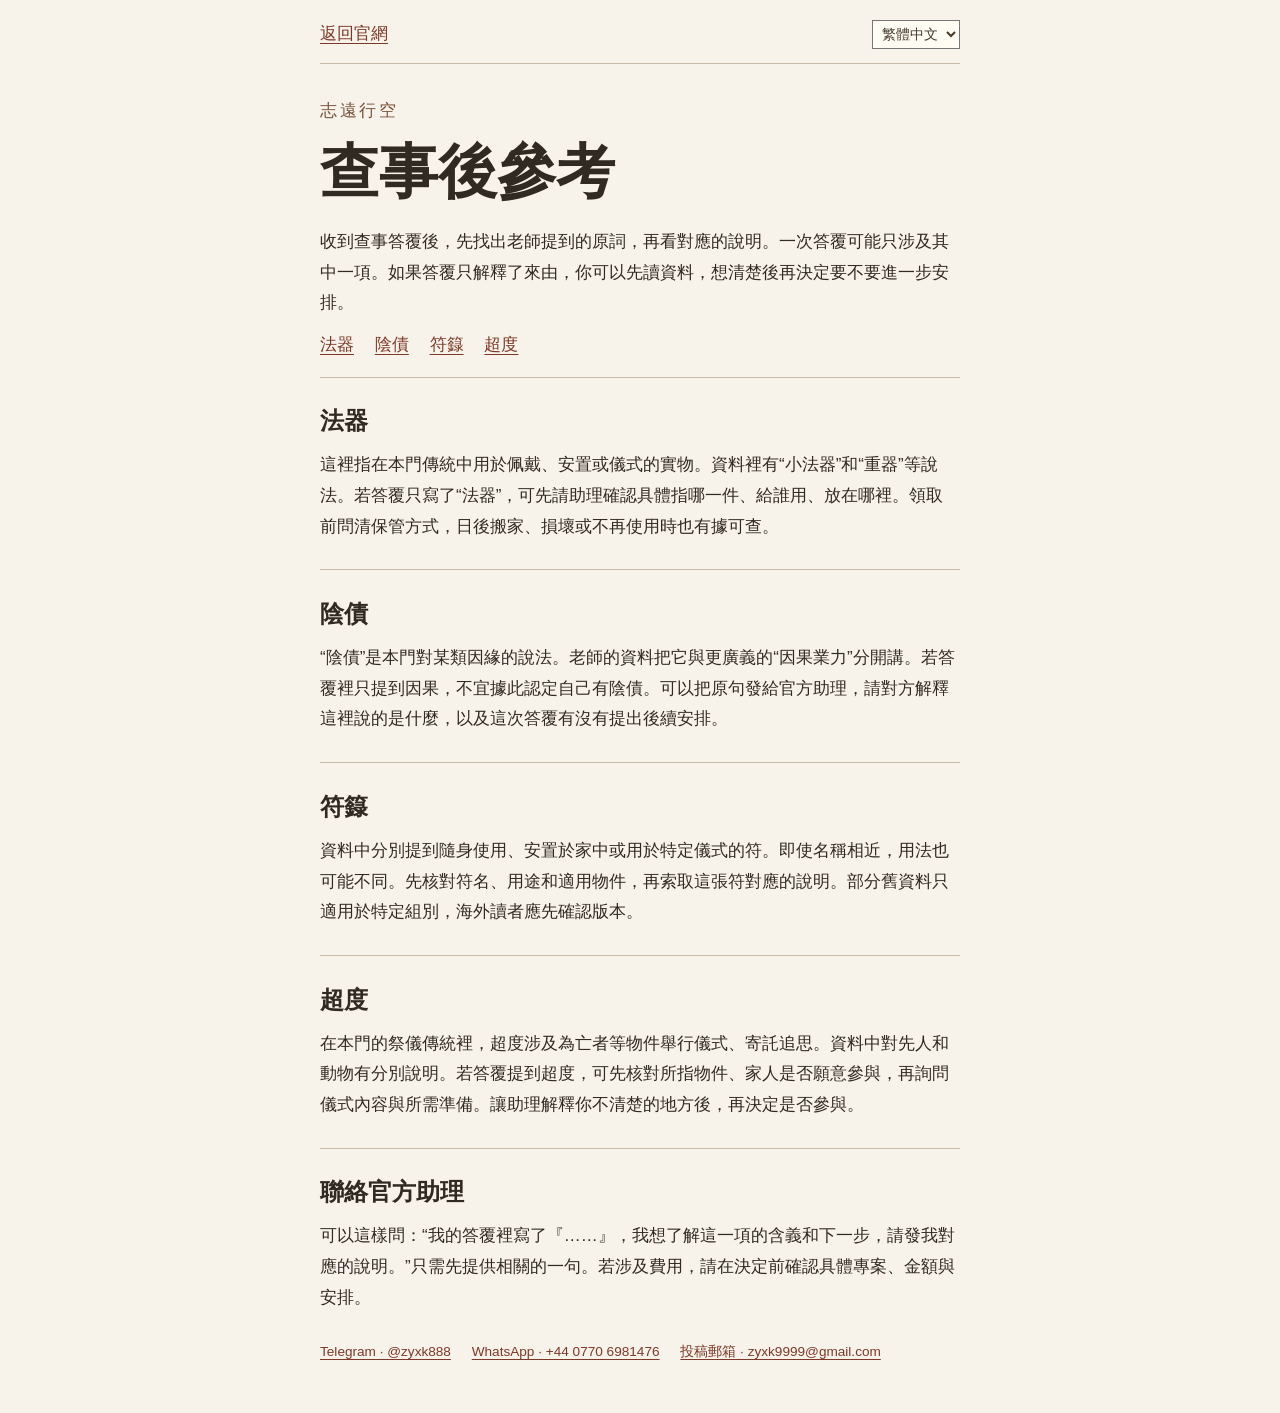
<file: aftercare.html>
<!doctype html><html lang="zh-Hant"><meta charset="utf-8"><meta name="viewport" content="width=device-width,initial-scale=1"><title>查事後參考 · 志遠行空</title><style>
*{box-sizing:border-box}html{scroll-behavior:smooth}body{max-width:46rem;margin:auto;padding:1.2rem clamp(1rem,4vw,3rem) 3rem;background:#f7f3ea;color:#302a23;font:17px/1.8 'Microsoft JhengHei','Microsoft YaHei',sans-serif}aside{display:flex;align-items:center;justify-content:space-between;border-bottom:1px solid #c7baa6;padding:0 0 .8rem}select{font:inherit;font-size:.9rem;padding:.3rem;background:#fffcf4;color:#443a2c}header{padding:2rem 0 1rem}header span{color:#78523c;letter-spacing:.16em}h1,h2{font-family:'Songti TC','Microsoft JhengHei',serif;line-height:1.3;text-wrap:balance}h1{font-size:clamp(2.2rem,6vw,3.7rem);margin:.5rem 0 1rem}h2{font-size:1.5rem;margin:.8rem 0}p{margin:.7rem 0}section{border-top:1px solid #c7baa6;padding:1rem 0;scroll-margin:1rem}a{color:#7d3827;text-underline-offset:.22em}nav,address{display:flex;gap:.7rem 1.3rem;flex-wrap:wrap}address{font-style:normal;font-size:.85rem}a:focus-visible,select:focus-visible{outline:2px solid #904e32}@media print{@page{size:A4;margin:15mm}body{background:white;max-width:none;padding:0;font-size:11pt;line-height:1.6}header{padding:.4rem 0}h1{font-size:24pt}h2{font-size:15pt}aside,nav{display:none}section{break-inside:avoid;padding:.4rem 0}address{font-size:9pt}} </style><aside><a id="home" href="index.html">返回官網</a><select id="lang" aria-label="Language"><option value="zh-Hant">繁體中文</option><option value="zh-Hans">简体中文</option><option value="en">English</option></select></aside><main><article lang="zh-Hant"><header><span>志遠行空</span><h1>查事後參考</h1><p>收到查事答覆後，先找出老師提到的原詞，再看對應的說明。一次答覆可能只涉及其中一項。如果答覆只解釋了來由，你可以先讀資料，想清楚後再決定要不要進一步安排。</p><nav><a href="#objects">法器</a><a href="#debt">陰債</a><a href="#talismans">符籙</a><a href="#rites">超度</a></nav></header><section id="objects"><h2>法器</h2><p>這裡指在本門傳統中用於佩戴、安置或儀式的實物。資料裡有“小法器”和“重器”等說法。若答覆只寫了“法器”，可先請助理確認具體指哪一件、給誰用、放在哪裡。領取前問清保管方式，日後搬家、損壞或不再使用時也有據可查。</p></section><section id="debt"><h2>陰債</h2><p>“陰債”是本門對某類因緣的說法。老師的資料把它與更廣義的“因果業力”分開講。若答覆裡只提到因果，不宜據此認定自己有陰債。可以把原句發給官方助理，請對方解釋這裡說的是什麼，以及這次答覆有沒有提出後續安排。</p></section><section id="talismans"><h2>符籙</h2><p>資料中分別提到隨身使用、安置於家中或用於特定儀式的符。即使名稱相近，用法也可能不同。先核對符名、用途和適用物件，再索取這張符對應的說明。部分舊資料只適用於特定組別，海外讀者應先確認版本。</p></section><section id="rites"><h2>超度</h2><p>在本門的祭儀傳統裡，超度涉及為亡者等物件舉行儀式、寄託追思。資料中對先人和動物有分別說明。若答覆提到超度，可先核對所指物件、家人是否願意參與，再詢問儀式內容與所需準備。讓助理解釋你不清楚的地方後，再決定是否參與。</p></section><section id="contact"><h2>聯絡官方助理</h2><p>可以這樣問：“我的答覆裡寫了『……』，我想了解這一項的含義和下一步，請發我對應的說明。”只需先提供相關的一句。若涉及費用，請在決定前確認具體專案、金額與安排。</p></section><address><a href="https://t.me/zyxk888">Telegram · @zyxk888</a> <a href="https://wa.me/4407706981476">WhatsApp · +44 0770 6981476</a> <a href="mailto:zyxk9999@gmail.com">投稿郵箱 · zyxk9999@gmail.com</a></address></article></main><script>const views={"zh-Hant": "<article lang=\"zh-Hant\"><header><span>志遠行空</span><h1>查事後參考</h1><p>收到查事答覆後，先找出老師提到的原詞，再看對應的說明。一次答覆可能只涉及其中一項。如果答覆只解釋了來由，你可以先讀資料，想清楚後再決定要不要進一步安排。</p><nav><a href=\"#objects\">法器</a><a href=\"#debt\">陰債</a><a href=\"#talismans\">符籙</a><a href=\"#rites\">超度</a></nav></header><section id=\"objects\"><h2>法器</h2><p>這裡指在本門傳統中用於佩戴、安置或儀式的實物。資料裡有“小法器”和“重器”等說法。若答覆只寫了“法器”，可先請助理確認具體指哪一件、給誰用、放在哪裡。領取前問清保管方式，日後搬家、損壞或不再使用時也有據可查。</p></section><section id=\"debt\"><h2>陰債</h2><p>“陰債”是本門對某類因緣的說法。老師的資料把它與更廣義的“因果業力”分開講。若答覆裡只提到因果，不宜據此認定自己有陰債。可以把原句發給官方助理，請對方解釋這裡說的是什麼，以及這次答覆有沒有提出後續安排。</p></section><section id=\"talismans\"><h2>符籙</h2><p>資料中分別提到隨身使用、安置於家中或用於特定儀式的符。即使名稱相近，用法也可能不同。先核對符名、用途和適用物件，再索取這張符對應的說明。部分舊資料只適用於特定組別，海外讀者應先確認版本。</p></section><section id=\"rites\"><h2>超度</h2><p>在本門的祭儀傳統裡，超度涉及為亡者等物件舉行儀式、寄託追思。資料中對先人和動物有分別說明。若答覆提到超度，可先核對所指物件、家人是否願意參與，再詢問儀式內容與所需準備。讓助理解釋你不清楚的地方後，再決定是否參與。</p></section><section id=\"contact\"><h2>聯絡官方助理</h2><p>可以這樣問：“我的答覆裡寫了『……』，我想了解這一項的含義和下一步，請發我對應的說明。”只需先提供相關的一句。若涉及費用，請在決定前確認具體專案、金額與安排。</p></section><address><a href=\"https://t.me/zyxk888\">Telegram · @zyxk888</a> <a href=\"https://wa.me/4407706981476\">WhatsApp · +44 0770 6981476</a> <a href=\"mailto:zyxk9999@gmail.com\">投稿郵箱 · zyxk9999@gmail.com</a></address></article>", "zh-Hans": "<article lang=\"zh-Hans\"><header><span>志远行空</span><h1>查事后参考</h1><p>收到查事答复后，先找出老师提到的原词，再看对应的说明。一次答复可能只涉及其中一项。如果答复只解释了来由，你可以先读资料，想清楚后再决定要不要进一步安排。</p><nav><a href=\"#objects\">法器</a><a href=\"#debt\">阴债</a><a href=\"#talismans\">符箓</a><a href=\"#rites\">超度</a></nav></header><section id=\"objects\"><h2>法器</h2><p>这里指在本门传统中用于佩戴、安置或仪式的实物。资料里有“小法器”和“重器”等说法。若答复只写了“法器”，可先请助理确认具体指哪一件、给谁用、放在哪里。领取前问清保管方式，日后搬家、损坏或不再使用时也有据可查。</p></section><section id=\"debt\"><h2>阴债</h2><p>“阴债”是本门对某类因缘的说法。老师的资料把它与更广义的“因果业力”分开讲。若答复里只提到因果，不宜据此认定自己有阴债。可以把原句发给官方助理，请对方解释这里说的是什么，以及这次答复有没有提出后续安排。</p></section><section id=\"talismans\"><h2>符箓</h2><p>资料中分别提到随身使用、安置于家中或用于特定仪式的符。即使名称相近，用法也可能不同。先核对符名、用途和适用对象，再索取这张符对应的说明。部分旧资料只适用于特定组别，海外读者应先确认版本。</p></section><section id=\"rites\"><h2>超度</h2><p>在本门的祭仪传统里，超度涉及为亡者等对象举行仪式、寄托追思。资料中对先人和动物有分别说明。若答复提到超度，可先核对所指对象、家人是否愿意参与，再询问仪式内容与所需准备。让助理解释你不清楚的地方后，再决定是否参与。</p></section><section id=\"contact\"><h2>联系官方助理</h2><p>可以这样问：“我的答复里写了『……』，我想了解这一项的含义和下一步，请发我对应的说明。”只需先提供相关的一句。若涉及费用，请在决定前确认具体项目、金额与安排。</p></section><address><a href=\"https://t.me/zyxk888\">Telegram · @zyxk888</a> <a href=\"https://wa.me/4407706981476\">WhatsApp · +44 0770 6981476</a> <a href=\"mailto:zyxk9999@gmail.com\">投稿邮箱 · zyxk9999@gmail.com</a></address></article>", "en": "<article lang=\"en\"><header><span>Zhiyuan Xingkong</span><h1>After your consultation</h1><p>Start with the wording in your consultation reply, then find the relevant topic below. A reply may mention just one of these topics. If it only explains a situation, you can read about it before deciding whether to arrange anything further.</p><nav><a href=\"#objects\">Ritual objects</a><a href=\"#debt\">Spiritual debt</a><a href=\"#talismans\">Talismans</a><a href=\"#rites\">Rites for the departed</a></nav></header><section id=\"objects\"><h2>Ritual objects</h2><p>In this tradition, these are objects worn, kept in a particular place or used in a ceremony. The teaching materials distinguish smaller objects from major ritual pieces. If your reply simply says “ritual object”, ask which piece it means, who it is for and where it belongs. Ask how to look after it, including what to do if you move, it is damaged or you no longer use it.</p></section><section id=\"debt\"><h2>Spiritual debt</h2><p>In these teachings, the term refers to a particular kind of spiritual obligation. The teacher distinguishes it from karma, a broader concept. A reference to karma alone does not establish that your reply concerns spiritual debt. Quote the relevant sentence to the official assistant and ask what it means in context and whether the reply suggests any next step.</p></section><section id=\"talismans\"><h2>Talismans</h2><p>The materials describe talismans carried on the person, placed at home or used in particular ceremonies. Similar names can refer to different uses. Confirm the name, purpose and intended recipient, then ask for the instructions for that talisman. Some older instructions apply only to a particular group. If you live overseas, ask which version applies.</p></section><section id=\"rites\"><h2>Rites for the departed</h2><p>In this tradition, these ceremonies are held for the departed and offer a way to remember them. The materials discuss ancestors and animals separately. Ask whom the reply refers to, whether your family wishes to take part and what the ceremony involves. You can ask about the preparations before deciding whether to participate.</p></section><section id=\"contact\"><h2>Contact the official assistant</h2><p>You might write, “My reply mentions ‘…’. Could you explain what this means and send me the relevant guide?” A short quotation is enough to start. If a fee is involved, confirm the service, amount and arrangements before deciding.</p></section><address><a href=\"https://t.me/zyxk888\">Telegram · @zyxk888</a> <a href=\"https://wa.me/4407706981476\">WhatsApp · +44 0770 6981476</a> <a href=\"mailto:zyxk9999@gmail.com\">Submissions · zyxk9999@gmail.com</a></address></article>"};const picker=document.querySelector('select');const languages=Object.keys(views);function show(code){if(!languages.includes(code))code='zh-Hant';document.documentElement.lang=picker.value=code;document.querySelector('main').innerHTML=views[code];document.title=document.querySelector('h1').textContent+' · '+document.querySelector('header span').textContent;document.querySelector('#home').textContent={'en':'Official site','zh-Hans':'返回官网','zh-Hant':'返回官網'}[code];const a=document.querySelector('#home');a.href='index.html?lang='+code; if(location.hash) document.getElementById(location.hash.slice(1))?.scrollIntoView()}const q=new URL(location.href);show(q.searchParams.get('lang')||'zh-Hant');picker.onchange=()=>{q.searchParams.set('lang',picker.value);q.hash=location.hash;history.replaceState(null,'',q.href);show(picker.value)};</script></html>
</file>
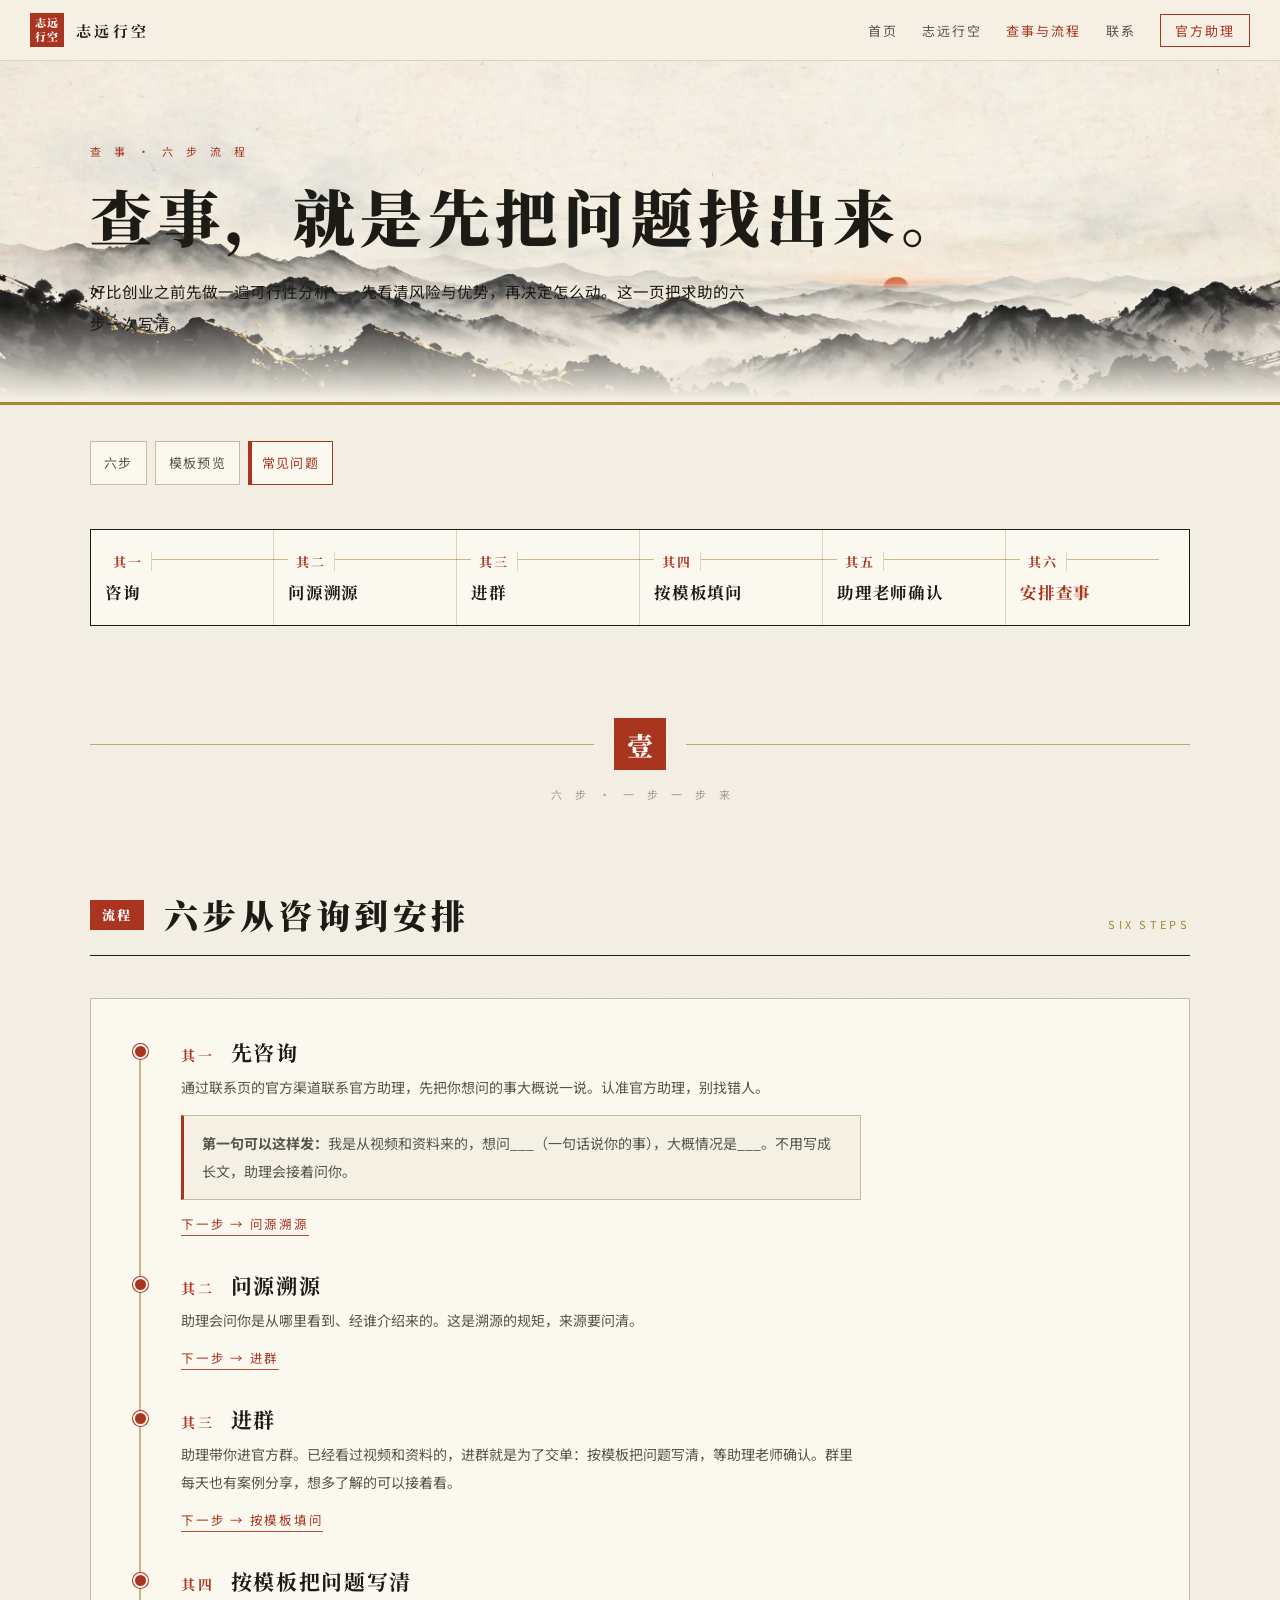
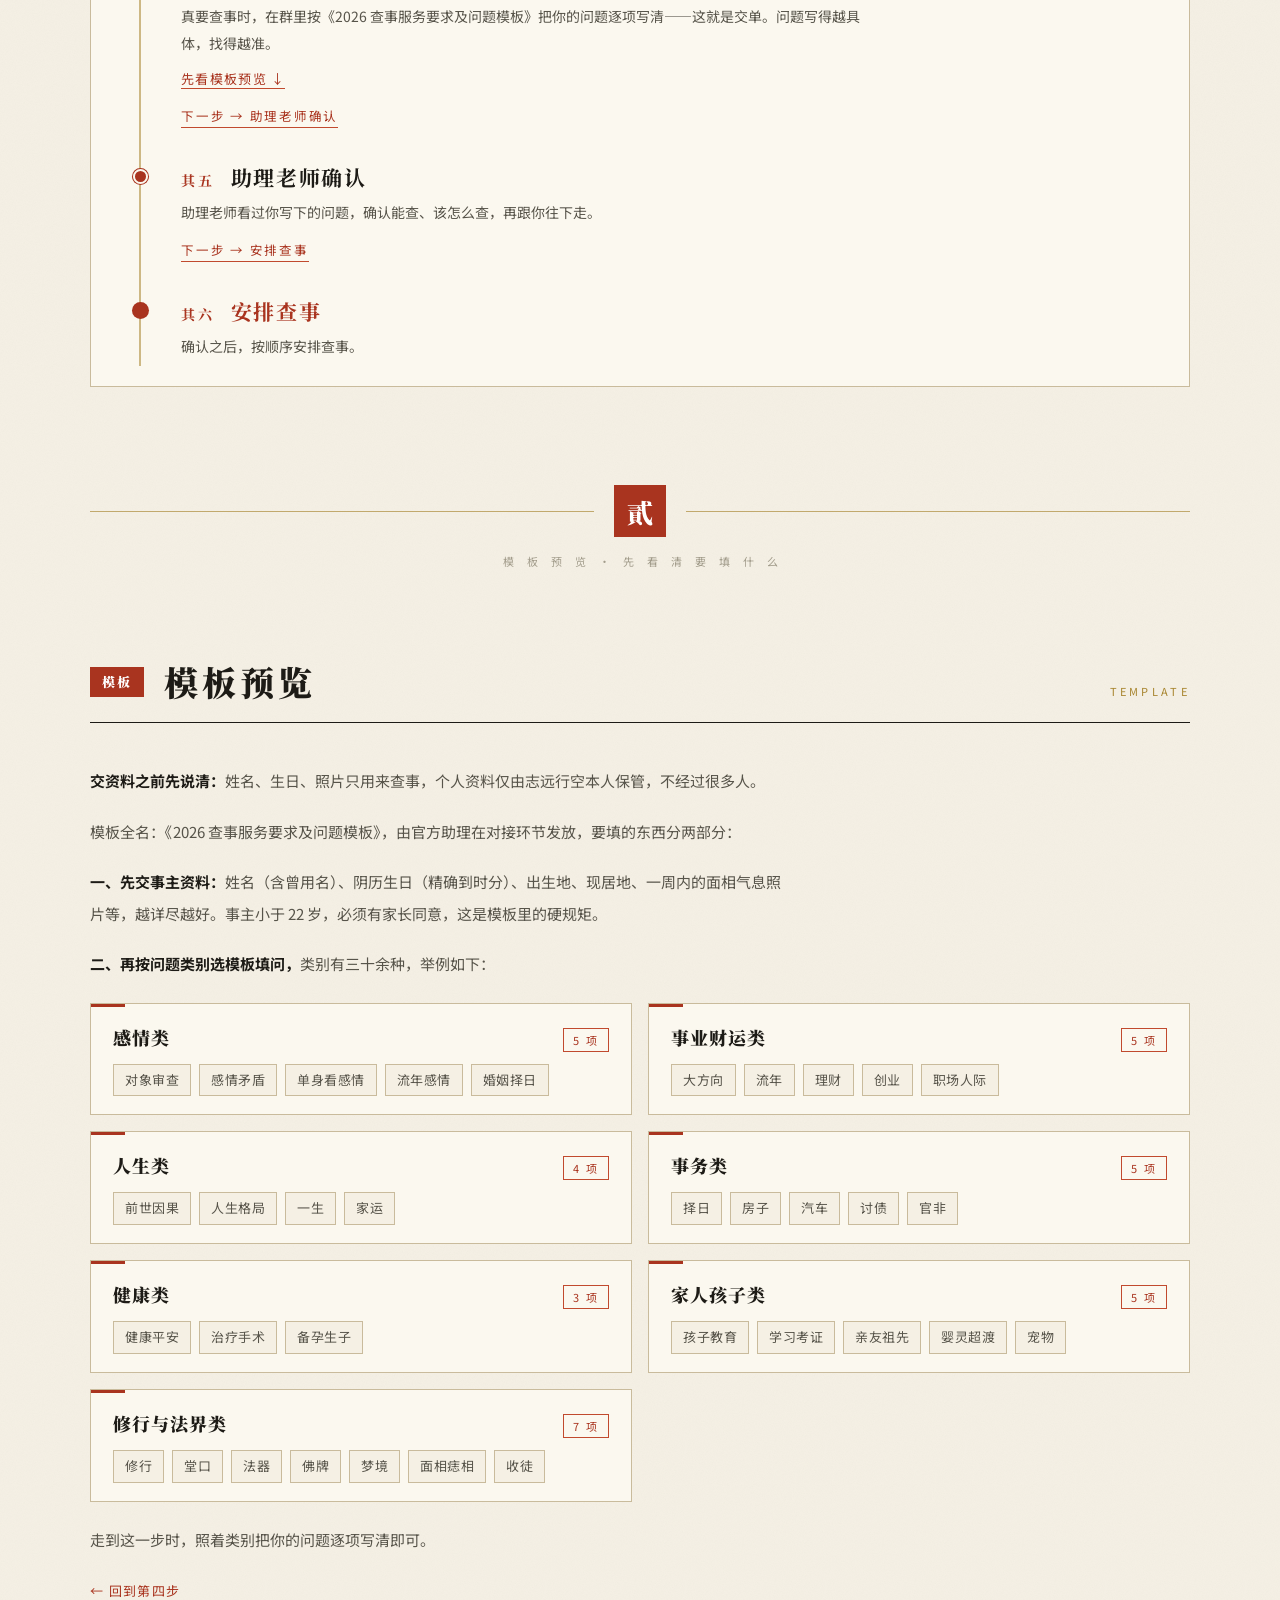
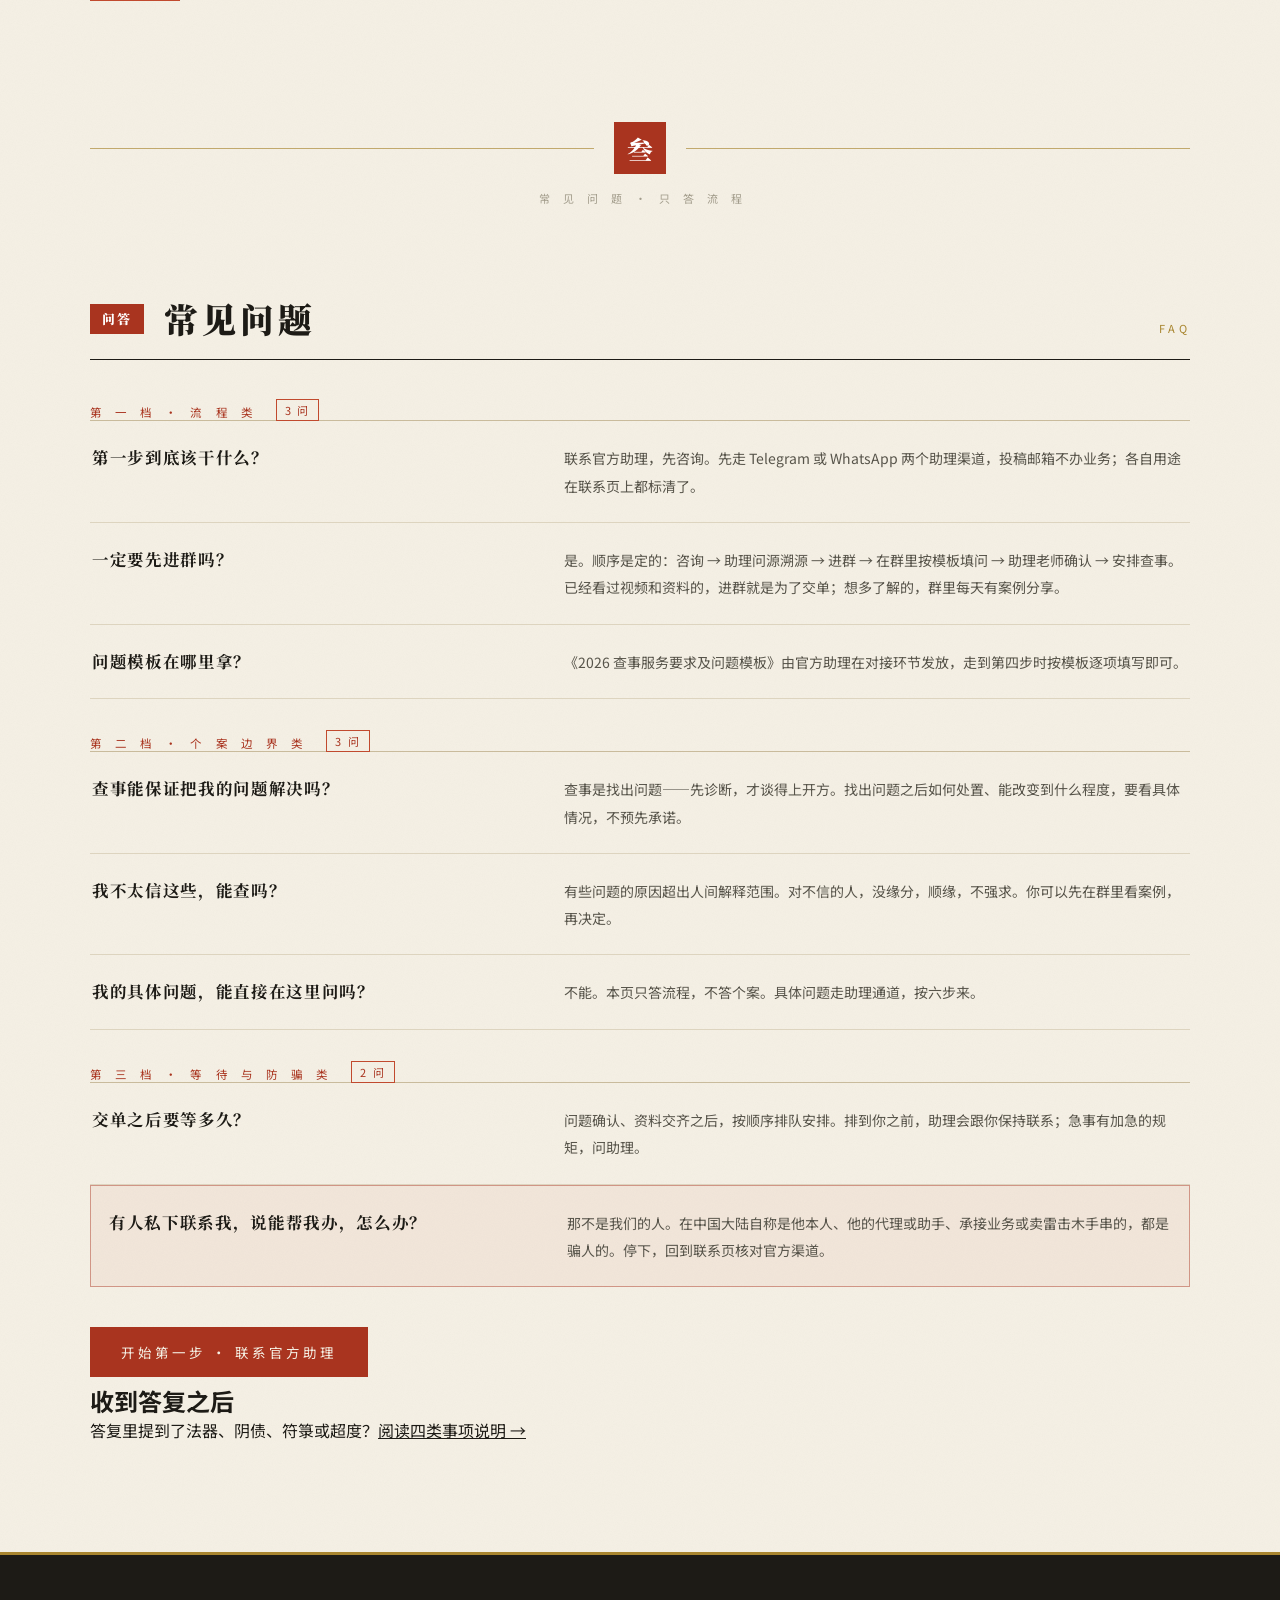
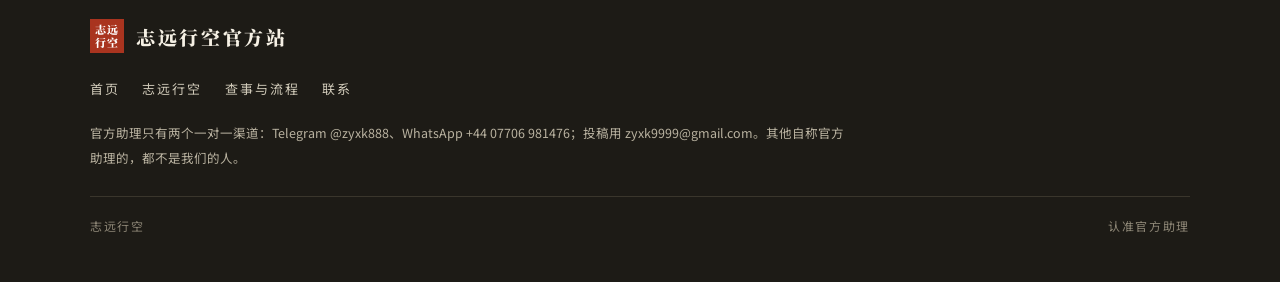
<file: chashi.html>
<!DOCTYPE html>
<html lang="zh-CN">
<head>
<meta charset="UTF-8">
<meta name="viewport" content="width=device-width, initial-scale=1.0">
<meta name="theme-color" content="#f5f0e4">
<title>查事与流程 —— 六步一次写清</title>
<meta name="description" content="查事就是先把问题找出来。这一页把求助的六步一次写清：咨询、问源溯源、进群、按模板填问、确认、安排查事。">
<link rel="preconnect" href="https://fonts.googleapis.com">
<link rel="preconnect" href="https://fonts.gstatic.com" crossorigin>
<link rel="stylesheet" href="https://fonts.googleapis.com/css2?family=Noto+Serif+SC:wght@400;700;900&family=Noto+Sans+SC:wght@400;500;700&display=swap">
<link rel="stylesheet" href="style.css">
<noscript><style>.rv{opacity:1!important;transform:none!important}</style></noscript>
</head>
<body class="pg-chashi">
<a class="skip" href="#main">跳到正文</a>

<header class="mast">
  <a class="brand" href="index.html"><span class="seal">志远<br>行空</span>志远行空</a>
  <nav aria-label="站内导航">
    <a href="index.html">首页</a><a href="zhiyuan.html">志远行空</a><a href="chashi.html" class="here">查事与流程</a><a href="lianxi.html">联系</a><a class="navcta" href="lianxi.html">官方助理</a>
  </nav>
</header>

<main id="main" tabindex="-1">
<div class="pband">
  <img class="bgimg" src="hero-mountains.jpg" alt="" width="2736" height="912" decoding="async" fetchpriority="high">
  <div class="inner">
    <div class="kick">查 <span class="nb">事 ·</span><wbr> 六 步 流 程</div>
    <h1>查事，就是<wbr>先把问题<wbr>找<span class="nb">出来。</span></h1>
    <p class="lead">好比创业之前先做一遍可行性分析——先看清风险与优势，再决定怎么动。这一页把求助的六步一次写清。</p>
  </div>
</div>

<div class="wrap">

  <nav class="subnav" aria-label="本页目录"><a href="#steps">六步</a><a href="#tplsec">模板预览</a><a href="#faq">常见问题</a></nav>

  <div class="ov6 rv">
    <div><a href="#step1"><div class="on">其一</div><div class="ov">咨询</div></a></div>
    <div><a href="#step2"><div class="on">其二</div><div class="ov">问源溯源</div></a></div>
    <div><a href="#step3"><div class="on">其三</div><div class="ov">进群</div></a></div>
    <div><a href="#step4"><div class="on">其四</div><div class="ov">按模板填问</div></a></div>
    <div><a href="#step5"><div class="on">其五</div><div class="ov">助理老师确认</div></a></div>
    <div class="hot"><a href="#step6"><div class="on">其六</div><div class="ov">安排查事</div></a></div>
  </div>


  <div class="divider"><div class="dmark"><span class="dseal">壹</span></div><div class="cap">六 <span class="nb">步 ·</span><wbr> 一 步 一 步 来</div></div>

  <section class="ch rv" id="steps">
    <div class="ch-head"><span class="no">流程</span><h2>六步<wbr>从咨询<wbr>到安排</h2><span class="en" lang="en">SIX STEPS</span></div>
    <div class="tl">
      <div class="step" id="step1"><span class="dot"></span><div class="st"><span class="num">其一</span><h3>先咨询</h3></div><p>通过联系页的官方渠道联系官方助理，先把你想问的事大概说一说。认准官方助理，别找错人。</p>
      <p class="scaf"><b>第一句可以这样发：</b>我是从视频和资料来的，想问___（一句话说你的事），大概情况是___。不用写成长文，助理会接着问你。</p>
      <a class="stepnext" href="#step2">下一步 → 问源溯源</a></div>
      <div class="step" id="step2"><span class="dot"></span><div class="st"><span class="num">其二</span><h3>问源溯源</h3></div><p>助理会问你是从哪里看到、经谁介绍来的。这是溯源的规矩，来源要问清。</p>
      <a class="stepnext" href="#step3">下一步 → 进群</a></div>
      <div class="step" id="step3"><span class="dot"></span><div class="st"><span class="num">其三</span><h3>进群</h3></div><p>助理带你进官方群。已经看过视频和资料的，进群就是为了交单：按模板把问题写清，等助理老师确认。群里每天也有案例分享，想多了解的可以接着看。</p>
      <a class="stepnext" href="#step4">下一步 → 按模板填问</a></div>
      <div class="step" id="step4"><span class="dot"></span><div class="st"><span class="num">其四</span><h3>按模板把问题写清</h3></div><p>真要查事时，在群里按《2026 查事服务要求及问题模板》把你的问题逐项写清——这就是交单。问题写得越具体，找得越准。</p>
      <p><a class="jumplink" href="#tplsec">先看模板预览 ↓</a></p>
      <a class="stepnext" href="#step5">下一步 → 助理老师确认</a></div>
      <div class="step" id="step5"><span class="dot"></span><div class="st"><span class="num">其五</span><h3>助理老师确认</h3></div><p>助理老师看过你写下的问题，确认能查、该怎么查，再跟你往下走。</p>
      <a class="stepnext" href="#step6">下一步 → 安排查事</a></div>
      <div class="step hot" id="step6"><span class="dot"></span><div class="st"><span class="num">其六</span><h3>安排查事</h3></div><p>确认之后，按顺序安排查事。</p></div>
    </div>
  </section>

  <div class="divider"><div class="dmark"><span class="dseal">貳</span></div><div class="cap">模 板 预 <span class="nb">览 ·</span><wbr> 先 看 清 要 填 什 么</div></div>

  <section class="ch rv" id="tplsec">
    <div class="ch-head"><span class="no">模板</span><h2>模板预览</h2><span class="en" lang="en">TEMPLATE</span></div>
    <div class="body-copy">
      <p><b>交资料之前先说清：</b>姓名、生日、照片只用来查事，个人资料仅由志远行空本人保管，不经过很多人。</p>
      <p>模板全名：《2026 查事服务要求及问题模板》，由官方助理在对接环节发放，要填的东西分两部分：</p>
      <p><b>一、先交事主资料：</b>姓名（含曾用名）、阴历生日（精确到时分）、出生地、现居地、一周内的面相气息照片等，越详尽越好。事主小于 22 岁，必须有家长同意，这是模板里的硬规矩。</p>
      <p><b>二、再按问题类别选模板填问，</b>类别有三十余种，举例如下：</p>
    </div>
    <div class="tplcats">
      <div class="tcat"><div class="tcat-h"><h3>感情类</h3><span class="tcount">5 项</span></div><div class="tchips"><span class="tchip">对象审查</span><span class="tchip">感情矛盾</span><span class="tchip">单身看感情</span><span class="tchip">流年感情</span><span class="tchip">婚姻择日</span></div></div>
      <div class="tcat"><div class="tcat-h"><h3>事业财运类</h3><span class="tcount">5 项</span></div><div class="tchips"><span class="tchip">大方向</span><span class="tchip">流年</span><span class="tchip">理财</span><span class="tchip">创业</span><span class="tchip">职场人际</span></div></div>
      <div class="tcat"><div class="tcat-h"><h3>人生类</h3><span class="tcount">4 项</span></div><div class="tchips"><span class="tchip">前世因果</span><span class="tchip">人生格局</span><span class="tchip">一生</span><span class="tchip">家运</span></div></div>
      <div class="tcat"><div class="tcat-h"><h3>事务类</h3><span class="tcount">5 项</span></div><div class="tchips"><span class="tchip">择日</span><span class="tchip">房子</span><span class="tchip">汽车</span><span class="tchip">讨债</span><span class="tchip">官非</span></div></div>
      <div class="tcat"><div class="tcat-h"><h3>健康类</h3><span class="tcount">3 项</span></div><div class="tchips"><span class="tchip">健康平安</span><span class="tchip">治疗手术</span><span class="tchip">备孕生子</span></div></div>
      <div class="tcat"><div class="tcat-h"><h3>家人孩子类</h3><span class="tcount">5 项</span></div><div class="tchips"><span class="tchip">孩子教育</span><span class="tchip">学习考证</span><span class="tchip">亲友祖先</span><span class="tchip">婴灵超渡</span><span class="tchip">宠物</span></div></div>
      <div class="tcat"><div class="tcat-h"><h3>修行与法界类</h3><span class="tcount">7 项</span></div><div class="tchips"><span class="tchip">修行</span><span class="tchip">堂口</span><span class="tchip">法器</span><span class="tchip">佛牌</span><span class="tchip">梦境</span><span class="tchip">面相痣相</span><span class="tchip">收徒</span></div></div>
    </div>
    <div class="body-copy" style="margin-top:22px">
      <p>走到这一步时，照着类别把你的问题逐项写清即可。</p>
      <p><a class="jumplink" href="#step4">← 回到第四步</a></p>
    </div>
  </section>

  <div class="divider"><div class="dmark"><span class="dseal">叁</span></div><div class="cap">常 见 问 <span class="nb">题 ·</span><wbr> 只 答 流 程</div></div>

  <section class="ch rv" id="faq">
    <div class="ch-head"><span class="no">问答</span><h2>常见问题</h2><span class="en" lang="en">FAQ</span></div>

    <div class="faq-tier">第 一 <span class="nb">档 ·</span><wbr> 流 程 类 <span class="faq-count">3 问</span></div>
    <div class="faq">
      <div class="qa"><div class="q">第一步到底该干<span class="nb">什么？</span></div><div class="a">联系官方助理，先咨询。先走 Telegram 或 WhatsApp 两个助理渠道，投稿邮箱不办业务；各自用途在联系页上都标清了。</div></div>
      <div class="qa"><div class="q">一定要先进<span class="nb">群吗？</span></div><div class="a">是。顺序是定的：咨询 → 助理问源溯源 → 进群 → 在群里按模板填问 → 助理老师确认 → 安排查事。已经看过视频和资料的，进群就是为了交单；想多了解的，群里每天有案例分享。</div></div>
      <div class="qa"><div class="q">问题模板在哪<span class="nb">里拿？</span></div><div class="a">《2026 查事服务要求及问题模板》由官方助理在对接环节发放，走到第四步时按模板逐项填写即可。</div></div>
    </div>

    <div class="faq-tier">第 二 <span class="nb">档 ·</span><wbr> 个 案 边 界 类 <span class="faq-count">3 问</span></div>
    <div class="faq">
      <div class="qa"><div class="q">查事能保证把我的问题解<span class="nb">决吗？</span></div><div class="a">查事是找出问题——先诊断，才谈得上开方。找出问题之后如何处置、能改变到什么程度，要看具体情况，不预先承诺。</div></div>
      <div class="qa"><div class="q">我不太信<span class="nb">这些，</span><wbr>能<span class="nb">查吗？</span></div><div class="a">有些问题的原因超出人间解释范围。对不信的人，没缘分，顺缘，不强求。你可以先在群里看案例，再决定。</div></div>
      <div class="qa"><div class="q">我的具体<span class="nb">问题，</span><wbr>能直接在这里<span class="nb">问吗？</span></div><div class="a">不能。本页只答流程，不答个案。具体问题走助理通道，按六步来。</div></div>
    </div>

    <div class="faq-tier">第 三 <span class="nb">档 ·</span><wbr> 等 待 与 防 骗 类 <span class="faq-count">2 问</span></div>
    <div class="faq">
      <div class="qa"><div class="q">交单之后要等<span class="nb">多久？</span></div><div class="a">问题确认、资料交齐之后，按顺序排队安排。排到你之前，助理会跟你保持联系；急事有加急的规矩，问助理。</div></div>
      <div class="qa warn"><div class="q">有人私下联<span class="nb">系我，</span><wbr>说能帮<span class="nb">我办，</span><wbr>怎<span class="nb">么办？</span></div><div class="a">那不是我们的人。在中国大陆自称是他本人、他的代理或助手、承接业务或卖雷击木手串的，都是骗人的。停下，回到联系页核对官方渠道。</div></div>
    </div>

    <div style="margin-top:40px"><a class="cta" href="lianxi.html">开始第一步 · 联系官方助理</a></div>
  </section>

</div>
<section class="wrap" aria-label="查事后参考"><h2>收到答复之后</h2><p>答复里提到了法器、阴债、符箓或超度？<a href="aftercare.html">阅读四类事项说明 →</a></p></section>
</main>

<footer>
  <div class="wrap">
    <div class="fbrand"><span class="seal">志远<br>行空</span>志远行空官方站</div>
    <nav aria-label="页脚导航"><a href="index.html">首页</a><a href="zhiyuan.html">志远行空</a><a href="chashi.html">查事与流程</a><a href="lianxi.html">联系</a></nav>
    <p class="fline">官方助理只有两个一对一渠道：Telegram @zyxk888、WhatsApp +44 07706 981476；投稿用 zyxk9999@gmail.com。其他自称官方助理的，都不是我们的人。</p>
    <div class="fin"><span>志远行空</span><span>认准官方助理</span></div>
  </div>
</footer>

<a class="totop" href="#main" aria-label="回到顶部">↑ 回顶</a>

<script>
  var __rv=document.querySelectorAll('.rv');
  var __reduce=window.matchMedia&&window.matchMedia('(prefers-reduced-motion: reduce)').matches;
  if(__reduce||!('IntersectionObserver' in window)){__rv.forEach(function(el){el.classList.add('on')});}else{var io=new IntersectionObserver(function(es){es.forEach(function(e){if(e.isIntersecting){e.target.classList.add('on');io.unobserve(e.target)}})},{threshold:.12});__rv.forEach(function(el){io.observe(el)});}
/* 动效与交互轮（2026-11-18）：回顶＋吸顶细线＋目录高亮＋锚点焦点（渐进增强，JS 失效时锚点仍可用） */
(function(){
  var totop=document.querySelector('.totop'),mast=document.querySelector('.mast');
  function onScroll(){
    var y=window.scrollY||window.pageYOffset||0;
    var maxY=document.body.scrollHeight-window.innerHeight;
    var th=Math.min(window.innerHeight*1.5,maxY*0.6);
    if(mast)mast.classList.toggle('scrolled',y>200);
    if(totop)totop.classList.toggle('show',maxY>300&&y>th&&(maxY-y)>120);
  }
  window.addEventListener('scroll',onScroll,{passive:true});
  onScroll();
  var links=document.querySelectorAll('.pagenav a,.subnav a'),map={},keys=[];
  links.forEach(function(a){var h=a.getAttribute('href');if(h&&h.charAt(0)==='#'){var t=document.querySelector(h);if(t){map[h]=t;keys.push(h);t.setAttribute('tabindex','-1');}}});
  if(keys.length&&'IntersectionObserver' in window){
    var sio=new IntersectionObserver(function(es){es.forEach(function(e){if(e.isIntersecting){links.forEach(function(a){a.removeAttribute('aria-current');});var m=document.querySelector('.pagenav a[href="#'+e.target.id+'"],.subnav a[href="#'+e.target.id+'"]');if(m)m.setAttribute('aria-current','true');}});},{rootMargin:'-15% 0px -60% 0px'});
    keys.forEach(function(k){sio.observe(map[k]);});
  }
  document.addEventListener('click',function(ev){
    var a=ev.target.closest?ev.target.closest('.pagenav a,.subnav a'):null;
    if(!a)return;
    var h=a.getAttribute('href'),t=h&&h.charAt(0)==='#'?document.querySelector(h):null;
    if(t&&t.focus)t.focus({preventScroll:true});
  });
})();
</script>
</body>
</html>
</file>
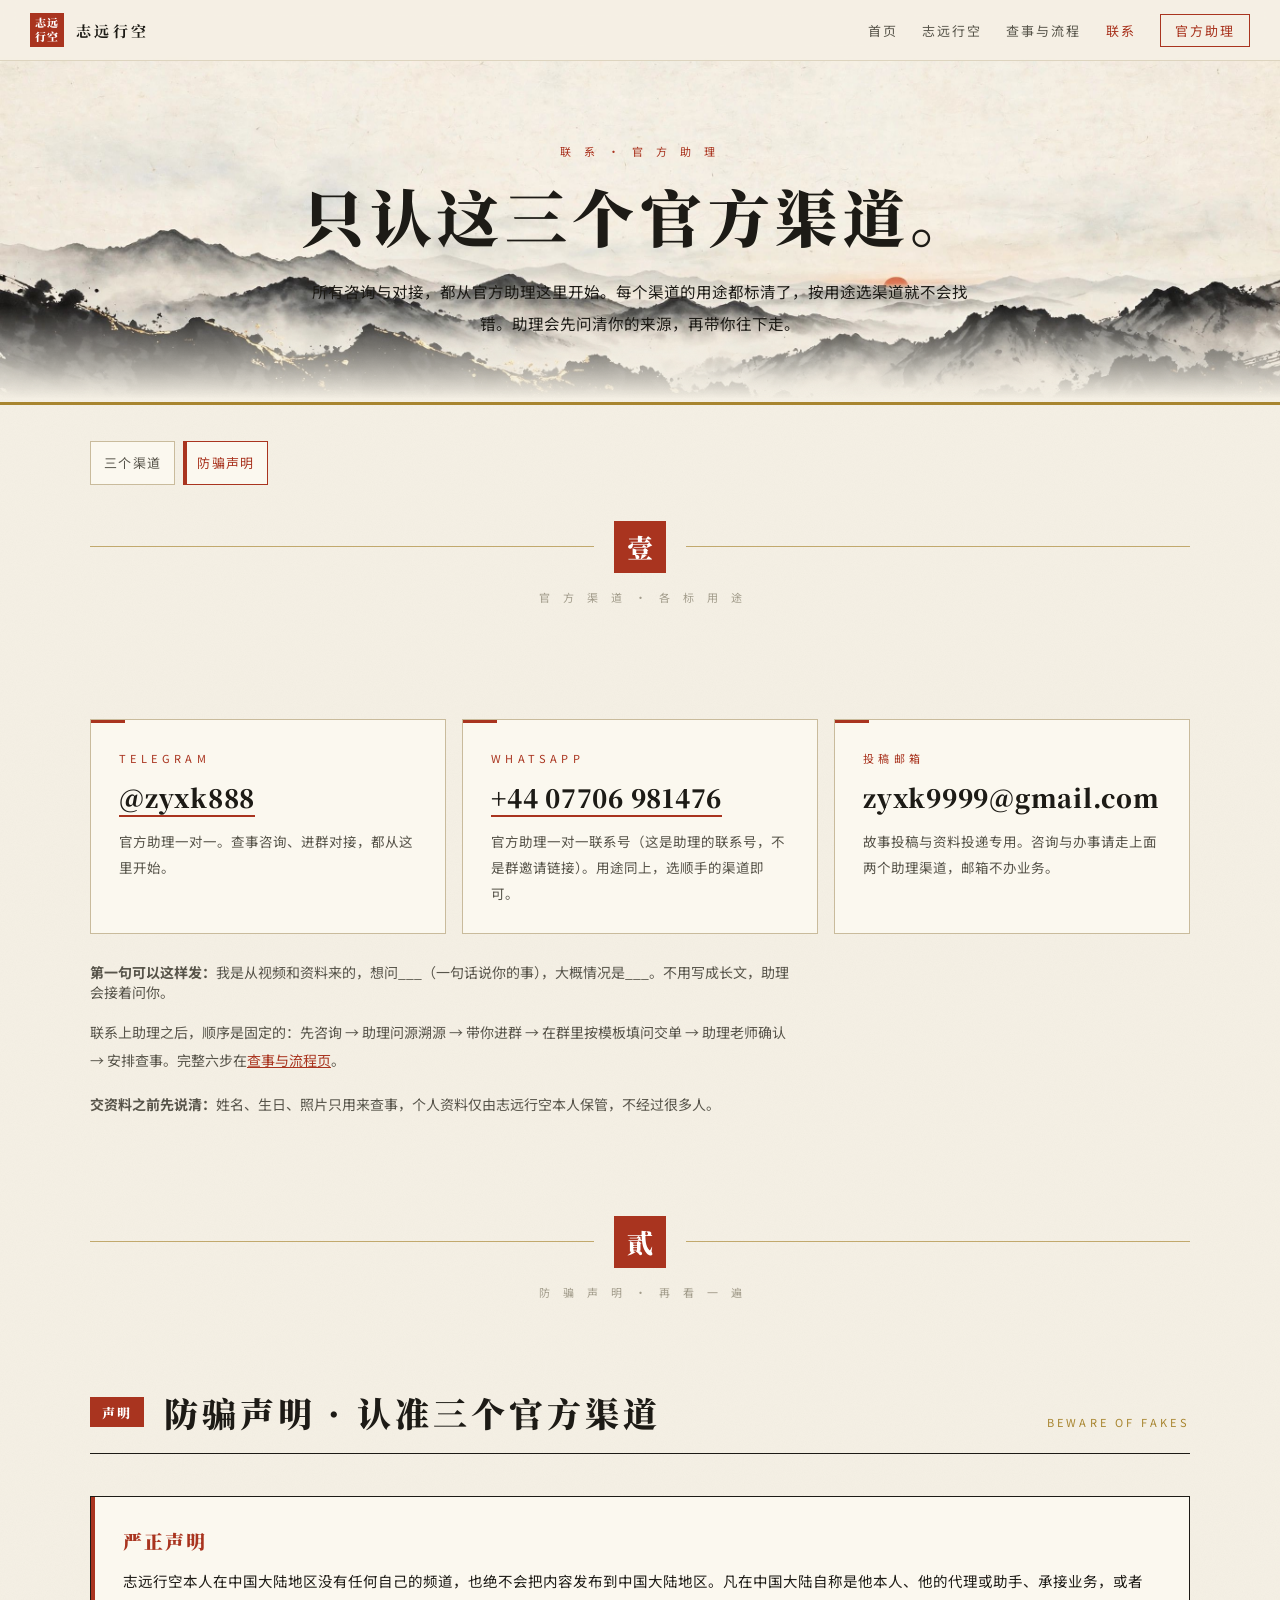
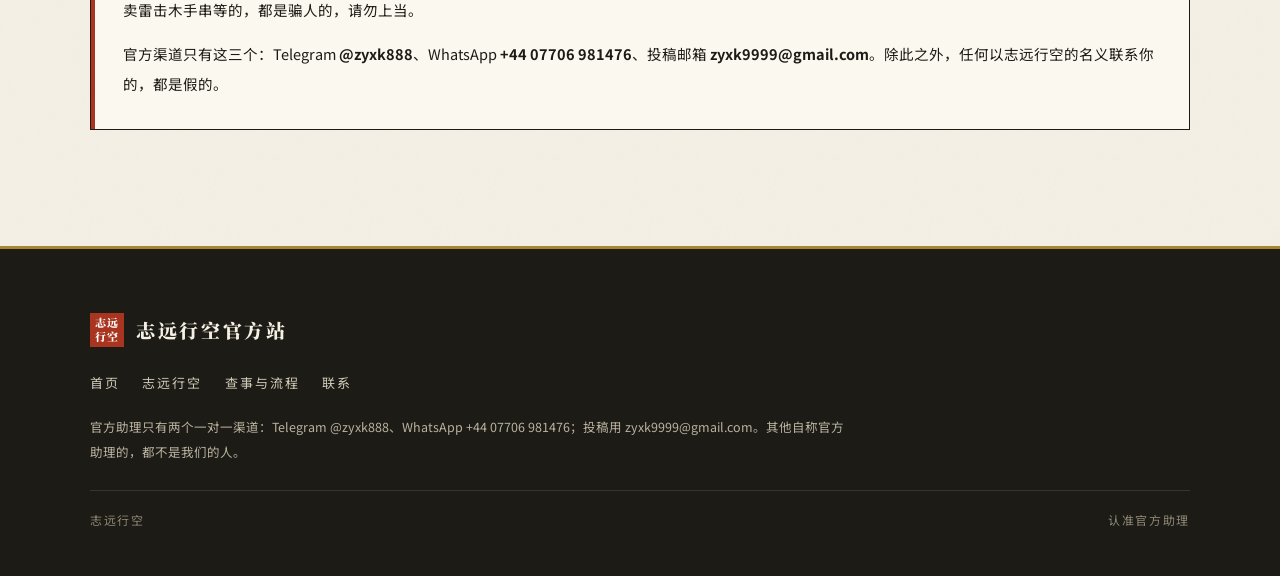
<file: lianxi.html>
<!DOCTYPE html>
<html lang="zh-CN">
<head>
<meta charset="UTF-8">
<meta name="viewport" content="width=device-width, initial-scale=1.0">
<meta name="theme-color" content="#f5f0e4">
<title>联系 —— 只认这三个官方渠道</title>
<meta name="description" content="官方助理只有 Telegram 与 WhatsApp 两个一对一渠道，投稿用邮箱。其余以志远行空名义联系你的，都是假的。">
<link rel="preconnect" href="https://fonts.googleapis.com">
<link rel="preconnect" href="https://fonts.gstatic.com" crossorigin>
<link rel="stylesheet" href="https://fonts.googleapis.com/css2?family=Noto+Serif+SC:wght@400;700;900&family=Noto+Sans+SC:wght@400;500;700&display=swap">
<link rel="stylesheet" href="style.css">
<noscript><style>.rv{opacity:1!important;transform:none!important}</style></noscript>
</head>
<body>
<a class="skip" href="#main">跳到正文</a>

<header class="mast">
  <a class="brand" href="index.html"><span class="seal">志远<br>行空</span>志远行空</a>
  <nav aria-label="站内导航">
    <a href="index.html">首页</a><a href="zhiyuan.html">志远行空</a><a href="chashi.html">查事与流程</a><a href="lianxi.html" class="here">联系</a><a class="navcta" href="lianxi.html">官方助理</a>
  </nav>
</header>

<main id="main" tabindex="-1">
<div class="pband center">
  <img class="bgimg" src="hero-mountains.jpg" alt="" width="2736" height="912" decoding="async" fetchpriority="high">
  <div class="inner">
    <div class="kick">联 <span class="nb">系 ·</span><wbr> 官 方 助 理</div>
    <h1>只认这三个<wbr>官方<span class="nb">渠道。</span></h1>
    <p class="lead">所有咨询与对接，都从官方助理这里开始。每个渠道的用途都标清了，按用途选渠道就不会找错。助理会先问清你的来源，再带你往下走。</p>
  </div>
</div>

<div class="wrap">

  <nav class="subnav" aria-label="本页目录"><a href="#channels">三个渠道</a><a href="#safety">防骗声明</a></nav>

  <div class="divider"><div class="dmark"><span class="dseal">壹</span></div><div class="cap">官 方 渠 <span class="nb">道 ·</span><wbr> 各 标 用 途</div></div>

  <section class="ch rv" id="channels">
    <div class="chan-cards">
      <div class="chan-card">
        <div class="cl" lang="en">TELEGRAM</div>
        <div class="cv"><a href="https://t.me/zyxk888" target="_blank" rel="noopener">@zyxk888</a></div>
        <div class="cu">官方助理一对一。查事咨询、进群对接，都从这里开始。</div>
      </div>
      <div class="chan-card">
        <div class="cl" lang="en">WHATSAPP</div>
        <div class="cv"><a href="https://wa.me/4407706981476" target="_blank" rel="noopener">+44 07706 981476</a></div>
        <div class="cu">官方助理一对一联系号（这是助理的联系号，不是群邀请链接）。用途同上，选顺手的渠道即可。</div>
      </div>
      <div class="chan-card">
        <div class="cl">投稿邮箱</div>
        <div class="cv">zyxk9999@gmail.com</div>
        <div class="cu">故事投稿与资料投递专用。咨询与办事请走上面两个助理渠道，邮箱不办业务。</div>
      </div>
    </div>
    <p class="scaf" style="margin-top:28px;max-width:700px"><b>第一句可以这样发：</b>我是从视频和资料来的，想问___（一句话说你的事），大概情况是___。不用写成长文，助理会接着问你。</p>
    <p style="margin-top:16px;font-size:14px;line-height:2;color:var(--ink2);max-width:700px">联系上助理之后，顺序是固定的：先咨询 → 助理问源溯源 → 带你进群 → 在群里按模板填问交单 → 助理老师确认 → 安排查事。完整六步在<a href="chashi.html" style="color:var(--red)">查事与流程页</a>。</p>
    <p style="margin-top:16px;font-size:14px;line-height:2;color:var(--ink2);max-width:700px"><b>交资料之前先说清：</b>姓名、生日、照片只用来查事，个人资料仅由志远行空本人保管，不经过很多人。</p>
  </section>

  <div class="divider"><div class="dmark"><span class="dseal">貳</span></div><div class="cap">防 骗 声 <span class="nb">明 ·</span><wbr> 再 看 一 遍</div></div>

  <section class="ch rv" id="safety">
    <div class="ch-head"><span class="no">声明</span><h2>防骗<span class="nb">声明 ·</span><wbr> 认准三个官方渠道</h2><span class="en" lang="en">BEWARE OF FAKES</span></div>
    <div class="statement">
      <div class="t">严正声明</div>
      <p>志远行空本人在中国大陆地区没有任何自己的频道，也绝不会把内容发布到中国大陆地区。凡在中国大陆自称是他本人、他的代理或助手、承接业务，或者卖雷击木手串等的，都是骗人的，请勿上当。</p>
      <p style="margin-top:14px">官方渠道只有这三个：Telegram <b>@zyxk888</b>、WhatsApp <b>+44 07706 981476</b>、投稿邮箱 <b>zyxk9999@gmail.com</b>。除此之外，任何以志远行空的名义联系你的，都是假的。</p>
    </div>
  </section>
</div>
</main>

<footer>
  <div class="wrap">
    <div class="fbrand"><span class="seal">志远<br>行空</span>志远行空官方站</div>
    <nav aria-label="页脚导航"><a href="index.html">首页</a><a href="zhiyuan.html">志远行空</a><a href="chashi.html">查事与流程</a><a href="lianxi.html">联系</a></nav>
    <p class="fline">官方助理只有两个一对一渠道：Telegram @zyxk888、WhatsApp +44 07706 981476；投稿用 zyxk9999@gmail.com。其他自称官方助理的，都不是我们的人。</p>
    <div class="fin"><span>志远行空</span><span>认准官方助理</span></div>
  </div>
</footer>

<a class="totop" href="#main" aria-label="回到顶部">↑ 回顶</a>

<script>
  var __rv=document.querySelectorAll('.rv');
  var __reduce=window.matchMedia&&window.matchMedia('(prefers-reduced-motion: reduce)').matches;
  if(__reduce||!('IntersectionObserver' in window)){__rv.forEach(function(el){el.classList.add('on')});}else{var io=new IntersectionObserver(function(es){es.forEach(function(e){if(e.isIntersecting){e.target.classList.add('on');io.unobserve(e.target)}})},{threshold:.12});__rv.forEach(function(el){io.observe(el)});}
/* 动效与交互轮（2026-11-18）：回顶＋吸顶细线＋目录高亮＋锚点焦点（渐进增强，JS 失效时锚点仍可用） */
(function(){
  var totop=document.querySelector('.totop'),mast=document.querySelector('.mast');
  function onScroll(){
    var y=window.scrollY||window.pageYOffset||0;
    var maxY=document.body.scrollHeight-window.innerHeight;
    var th=Math.min(window.innerHeight*1.5,maxY*0.6);
    if(mast)mast.classList.toggle('scrolled',y>200);
    if(totop)totop.classList.toggle('show',maxY>300&&y>th&&(maxY-y)>120);
  }
  window.addEventListener('scroll',onScroll,{passive:true});
  onScroll();
  var links=document.querySelectorAll('.pagenav a,.subnav a'),map={},keys=[];
  links.forEach(function(a){var h=a.getAttribute('href');if(h&&h.charAt(0)==='#'){var t=document.querySelector(h);if(t){map[h]=t;keys.push(h);t.setAttribute('tabindex','-1');}}});
  if(keys.length&&'IntersectionObserver' in window){
    var sio=new IntersectionObserver(function(es){es.forEach(function(e){if(e.isIntersecting){links.forEach(function(a){a.removeAttribute('aria-current');});var m=document.querySelector('.pagenav a[href="#'+e.target.id+'"],.subnav a[href="#'+e.target.id+'"]');if(m)m.setAttribute('aria-current','true');}});},{rootMargin:'-15% 0px -60% 0px'});
    keys.forEach(function(k){sio.observe(map[k]);});
  }
  document.addEventListener('click',function(ev){
    var a=ev.target.closest?ev.target.closest('.pagenav a,.subnav a'):null;
    if(!a)return;
    var h=a.getAttribute('href'),t=h&&h.charAt(0)==='#'?document.querySelector(h):null;
    if(t&&t.focus)t.focus({preventScroll:true});
  });
})();
</script>
</body>
</html>
</file>
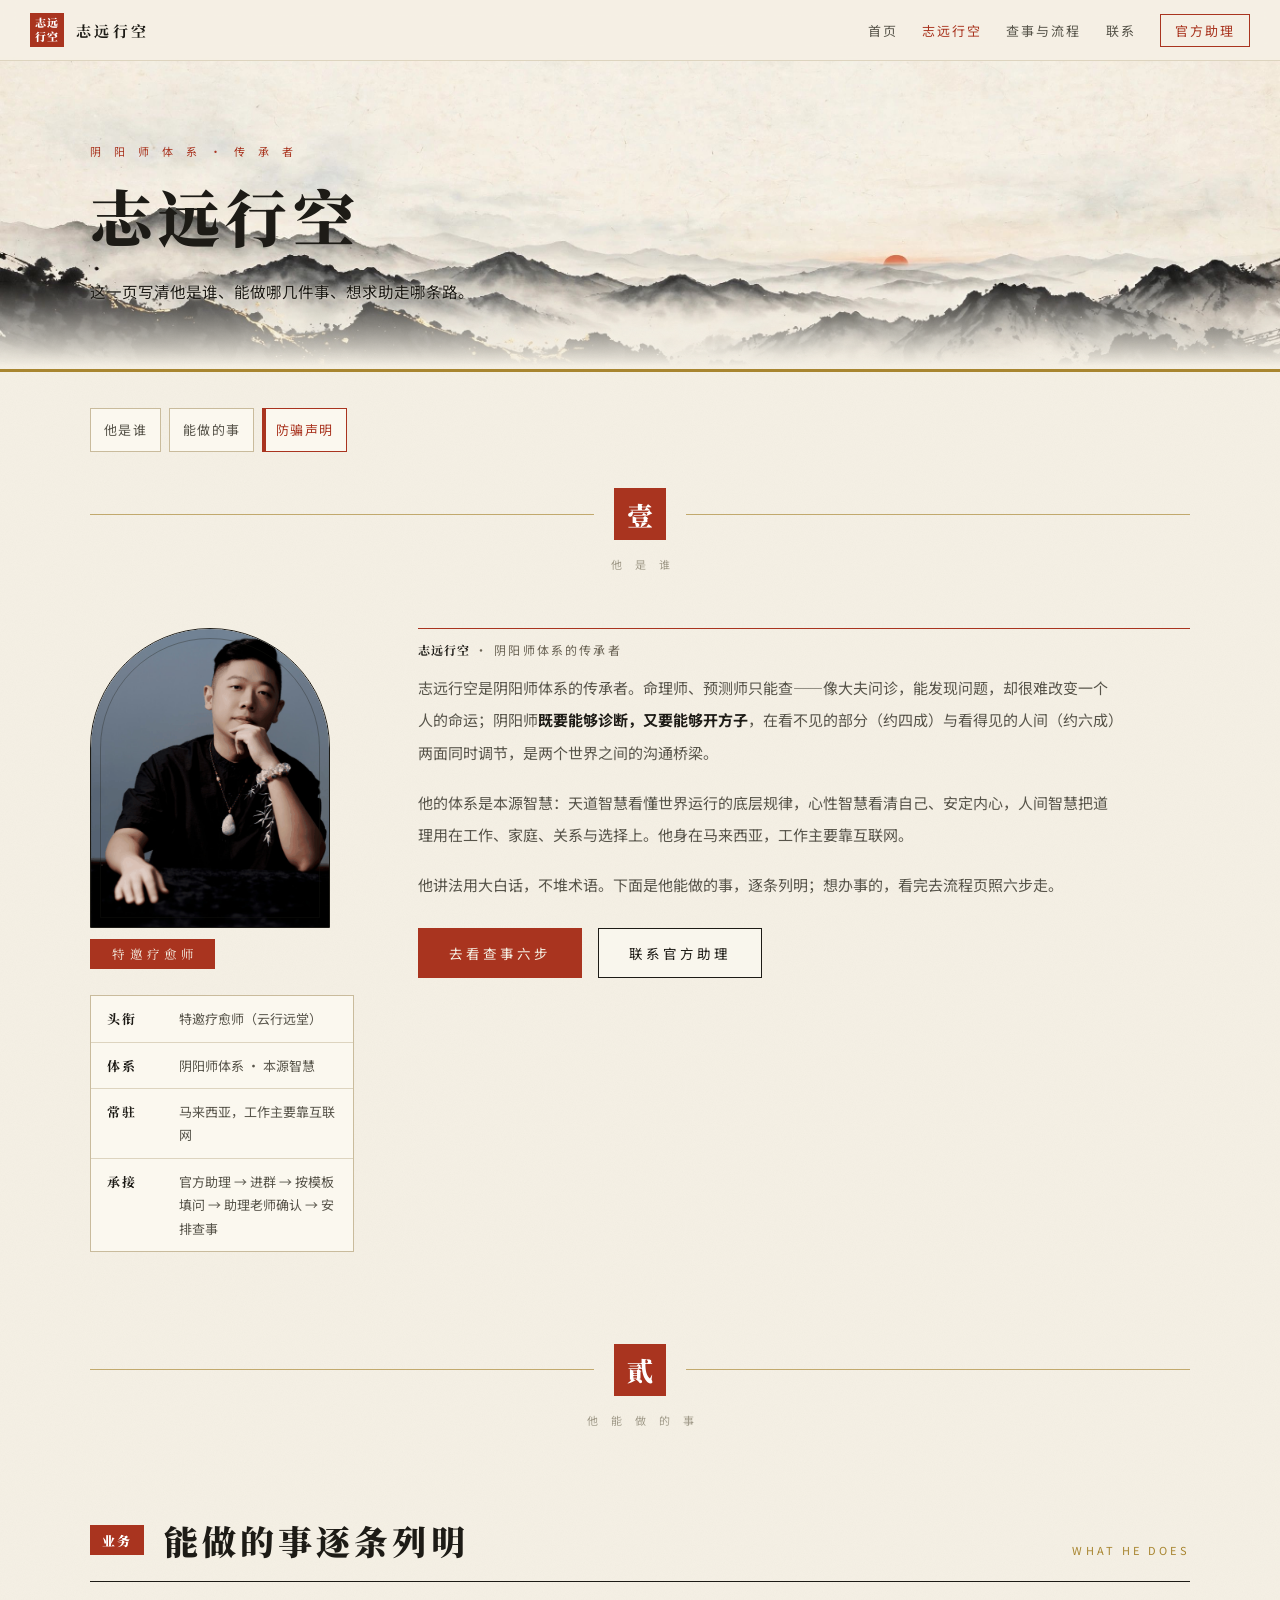
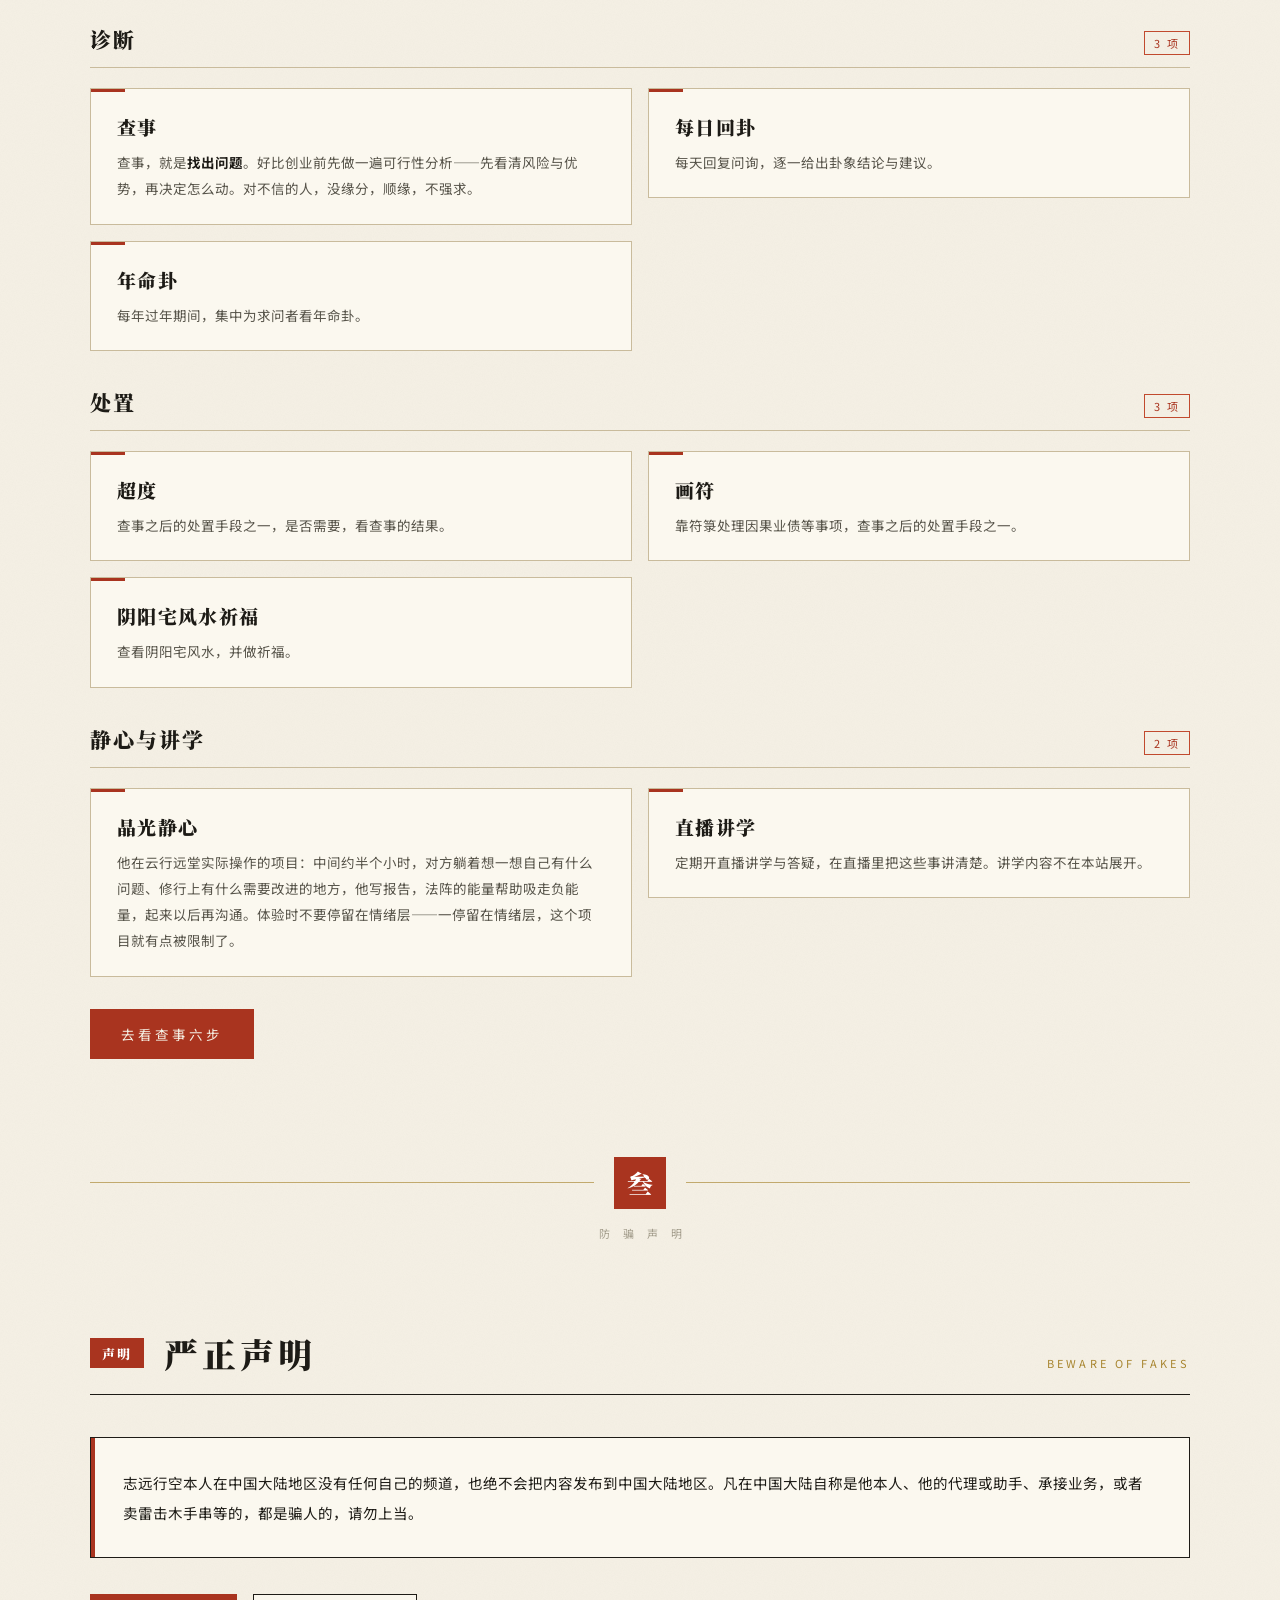
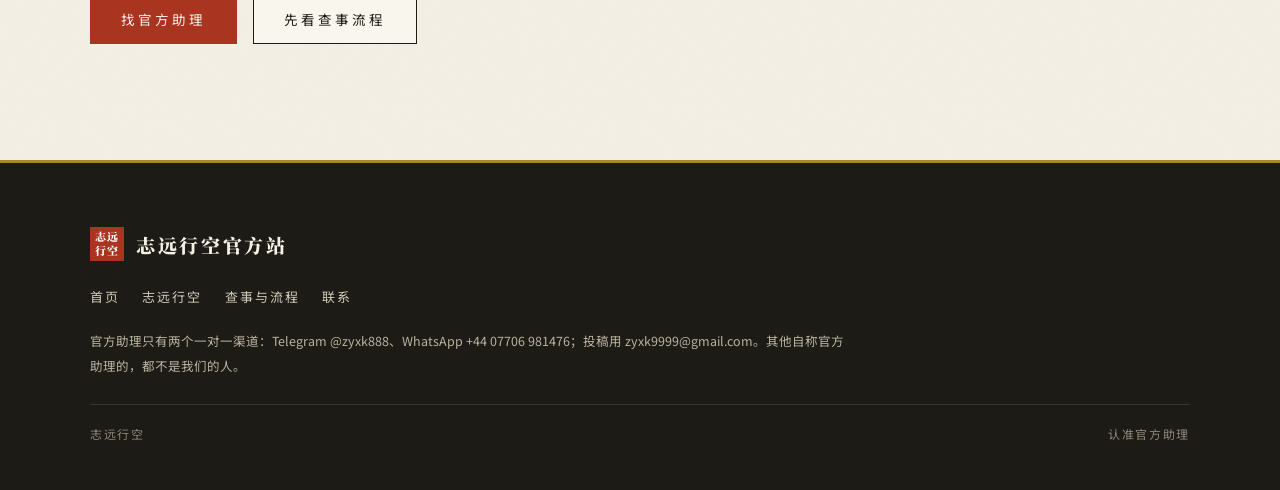
<file: zhiyuan.html>
<!DOCTYPE html>
<html lang="zh-CN">
<head>
<meta charset="UTF-8">
<meta name="viewport" content="width=device-width, initial-scale=1.0">
<meta name="theme-color" content="#f5f0e4">
<title>志远行空 —— 阴阳师体系的传承者</title>
<meta name="description" content="志远行空：阴阳师体系的传承者，能查也能开方。本页列明他能做的八件事与防骗严正声明。">
<link rel="preconnect" href="https://fonts.googleapis.com">
<link rel="preconnect" href="https://fonts.gstatic.com" crossorigin>
<link rel="stylesheet" href="https://fonts.googleapis.com/css2?family=Noto+Serif+SC:wght@400;700;900&family=Noto+Sans+SC:wght@400;500;700&display=swap">
<link rel="stylesheet" href="style.css">
<noscript><style>.rv{opacity:1!important;transform:none!important}</style></noscript>
</head>
<body class="pg-person">
<a class="skip" href="#main">跳到正文</a>

<header class="mast">
  <a class="brand" href="index.html"><span class="seal">志远<br>行空</span>志远行空</a>
  <nav aria-label="站内导航">
    <a href="index.html">首页</a><a href="zhiyuan.html" class="here">志远行空</a><a href="chashi.html">查事与流程</a><a href="lianxi.html">联系</a><a class="navcta" href="lianxi.html">官方助理</a>
  </nav>
</header>

<main id="main" tabindex="-1">
<div class="pband">
  <img class="bgimg" src="hero-mountains.jpg" alt="" width="2736" height="912" decoding="async" fetchpriority="high">
  <div class="inner">
    <div class="kick">阴 阳 师 体 <span class="nb">系 ·</span><wbr> 传 承 者</div>
    <h1>志远行空</h1>
    <p class="lead">这一页写清他是谁、能做哪几件事、想求助走哪条路。</p>
  </div>
</div>

<div class="wrap">

  <nav class="subnav" aria-label="本页目录"><a href="#who">他是谁</a><a href="#biz">能做的事</a><a href="#safety">防骗声明</a></nav>

  <div class="divider"><div class="dmark"><span class="dseal">壹</span></div><div class="cap">他 是 谁</div></div>

  <div class="person-layout" id="who" style="margin-top:56px">
    <div class="side rv">
      <div class="frame"><img src="zhiyuan-official-portrait.png" alt="志远行空官方照片" width="599" height="897" loading="lazy" decoding="async"></div>
      <div class="figcap"><span class="ptag">特邀疗愈师</span></div>
      <div class="facts">
        <div class="fr"><span class="fk">头衔</span><span class="fv">特邀疗愈师（云行远堂）</span></div>
        <div class="fr"><span class="fk">体系</span><span class="fv">阴阳师体系 · 本源智慧</span></div>
        <div class="fr"><span class="fk">常驻</span><span class="fv">马来西亚，工作主要靠互联网</span></div>
        <div class="fr"><span class="fk">承接</span><span class="fv">官方助理 → 进群 → 按模板填问 → 助理老师确认 → 安排查事</span></div>
      </div>
    </div>

    <div class="body-copy rv">
      <div class="byline"><b>志远<span class="nb">行空</span></b><span class="nb"> ·</span><wbr> 阴阳师体系的传承者</div>
      <p>志远行空是阴阳师体系的传承者。命理师、预测师只能查——像大夫问诊，能发现问题，却很难改变一个人的命运；阴阳师<b>既要能够诊断，又要能够开方子</b>，在看不见的部分（约四成）与看得见的人间（约六成）两面同时调节，是两个世界之间的沟通桥梁。</p>
      <p>他的体系是本源智慧：天道智慧看懂世界运行的底层规律，心性智慧看清自己、安定内心，人间智慧把道理用在工作、家庭、关系与选择上。他身在马来西亚，工作主要靠互联网。</p>
      <p>他讲法用大白话，不堆术语。下面是他能做的事，逐条列明；想办事的，看完去流程页照六步走。</p>
      <div style="margin-top:26px">
        <a class="cta" href="chashi.html">去看查事六步</a>
        <a class="cta ghost" href="lianxi.html" style="margin-left:12px">联系官方助理</a>
      </div>
    </div>
  </div>

  <div class="divider"><div class="dmark"><span class="dseal">貳</span></div><div class="cap">他 能 做 的 事</div></div>

  <section class="ch rv" id="biz">
    <div class="ch-head"><span class="no">业务</span><h2>能做的事<wbr>逐条列明</h2><span class="en" lang="en">WHAT HE DOES</span></div>
    <div class="biz-group">
      <div class="biz-group-h"><h3>诊断</h3><span class="count">3 项</span></div>
      <div class="biz-grid">
      <div class="biz"><div class="bk">查事</div><div class="bd">查事，就是<b>找出问题</b>。好比创业前先做一遍可行性分析——先看清风险与优势，再决定怎么动。对不信的人，没缘分，顺缘，不强求。</div></div>
      <div class="biz"><div class="bk">每日回卦</div><div class="bd">每天回复问询，逐一给出卦象结论与建议。</div></div>
      <div class="biz"><div class="bk">年命卦</div><div class="bd">每年过年期间，集中为求问者看年命卦。</div></div>
      </div>
    </div>
    <div class="biz-group">
      <div class="biz-group-h"><h3>处置</h3><span class="count">3 项</span></div>
      <div class="biz-grid">
      <div class="biz"><div class="bk">超度</div><div class="bd">查事之后的处置手段之一，是否需要，看查事的结果。</div></div>
      <div class="biz"><div class="bk">画符</div><div class="bd">靠符箓处理因果业债等事项，查事之后的处置手段之一。</div></div>
      <div class="biz"><div class="bk">阴阳宅风水祈福</div><div class="bd">查看阴阳宅风水，并做祈福。</div></div>
      </div>
    </div>
    <div class="biz-group">
      <div class="biz-group-h"><h3>静心与讲学</h3><span class="count">2 项</span></div>
      <div class="biz-grid">
      <div class="biz"><div class="bk">晶光静心</div><div class="bd">他在云行远堂实际操作的项目：中间约半个小时，对方躺着想一想自己有什么问题、修行上有什么需要改进的地方，他写报告，法阵的能量帮助吸走负能量，起来以后再沟通。体验时不要停留在情绪层——一停留在情绪层，这个项目就有点被限制了。</div></div>
      <div class="biz"><div class="bk">直播讲学</div><div class="bd">定期开直播讲学与答疑，在直播里把这些事讲清楚。讲学内容不在本站展开。</div></div>
      </div>
    </div>
    <div style="margin-top:32px">
      <a class="cta" href="chashi.html">去看查事六步</a>
    </div>

  </section>

  <div class="divider"><div class="dmark"><span class="dseal">叁</span></div><div class="cap">防 骗 声 明</div></div>

  <section class="ch rv" id="safety">
    <div class="ch-head"><span class="no">声明</span><h2>严正声明</h2><span class="en" lang="en">BEWARE OF FAKES</span></div>
    <div class="statement">
      <p>志远行空本人在中国大陆地区没有任何自己的频道，也绝不会把内容发布到中国大陆地区。凡在中国大陆自称是他本人、他的代理或助手、承接业务，或者卖雷击木手串等的，都是骗人的，请勿上当。</p>
    </div>
    <div style="margin-top:36px">
      <a class="cta" href="lianxi.html">找官方助理</a>
      <a class="cta ghost" href="chashi.html" style="margin-left:12px">先看查事流程</a>
    </div>
  </section>
</div>
</main>

<footer>
  <div class="wrap">
    <div class="fbrand"><span class="seal">志远<br>行空</span>志远行空官方站</div>
    <nav aria-label="页脚导航"><a href="index.html">首页</a><a href="zhiyuan.html">志远行空</a><a href="chashi.html">查事与流程</a><a href="lianxi.html">联系</a></nav>
    <p class="fline">官方助理只有两个一对一渠道：Telegram @zyxk888、WhatsApp +44 07706 981476；投稿用 zyxk9999@gmail.com。其他自称官方助理的，都不是我们的人。</p>
    <div class="fin"><span>志远行空</span><span>认准官方助理</span></div>
  </div>
</footer>

<a class="totop" href="#main" aria-label="回到顶部">↑ 回顶</a>

<script>
  var __rv=document.querySelectorAll('.rv');
  var __reduce=window.matchMedia&&window.matchMedia('(prefers-reduced-motion: reduce)').matches;
  if(__reduce||!('IntersectionObserver' in window)){__rv.forEach(function(el){el.classList.add('on')});}else{var io=new IntersectionObserver(function(es){es.forEach(function(e){if(e.isIntersecting){e.target.classList.add('on');io.unobserve(e.target)}})},{threshold:.12});__rv.forEach(function(el){io.observe(el)});}
/* 动效与交互轮（2026-11-18）：回顶＋吸顶细线＋目录高亮＋锚点焦点（渐进增强，JS 失效时锚点仍可用） */
(function(){
  var totop=document.querySelector('.totop'),mast=document.querySelector('.mast');
  function onScroll(){
    var y=window.scrollY||window.pageYOffset||0;
    var maxY=document.body.scrollHeight-window.innerHeight;
    var th=Math.min(window.innerHeight*1.5,maxY*0.6);
    if(mast)mast.classList.toggle('scrolled',y>200);
    if(totop)totop.classList.toggle('show',maxY>300&&y>th&&(maxY-y)>120);
  }
  window.addEventListener('scroll',onScroll,{passive:true});
  onScroll();
  var links=document.querySelectorAll('.pagenav a,.subnav a'),map={},keys=[];
  links.forEach(function(a){var h=a.getAttribute('href');if(h&&h.charAt(0)==='#'){var t=document.querySelector(h);if(t){map[h]=t;keys.push(h);t.setAttribute('tabindex','-1');}}});
  if(keys.length&&'IntersectionObserver' in window){
    var sio=new IntersectionObserver(function(es){es.forEach(function(e){if(e.isIntersecting){links.forEach(function(a){a.removeAttribute('aria-current');});var m=document.querySelector('.pagenav a[href="#'+e.target.id+'"],.subnav a[href="#'+e.target.id+'"]');if(m)m.setAttribute('aria-current','true');}});},{rootMargin:'-15% 0px -60% 0px'});
    keys.forEach(function(k){sio.observe(map[k]);});
  }
  document.addEventListener('click',function(ev){
    var a=ev.target.closest?ev.target.closest('.pagenav a,.subnav a'):null;
    if(!a)return;
    var h=a.getAttribute('href'),t=h&&h.charAt(0)==='#'?document.querySelector(h):null;
    if(t&&t.focus)t.focus({preventScroll:true});
  });
})();
</script>
</body>
</html>
</file>
<file: style.css>
/* 官网成型版 · 共用样式（志远行空）
   视觉系统 v2（2026-11-10 大进化首轮）：米白纸面＋墨黑大字＋朱砂印章＋金线
   细颗粒纸纹、印章分隔器、印章章节号、墨色页脚收尾带、首屏带金线＋底部融纸
   成型层：山水主视觉、墨色带、烛光图带、业务卡阵、事实栏、双路流程带 */
:root{
  --paper:#f5f0e4; --paper2:#fbf8ef; --ink:#1d1b16; --ink2:#57544a; --faint:#a29c8b;
  --red:#a9341f; --red2:#c14a2e; --gold:#a8852f; --gold2:#c9a44a; --hair:#ddd4bf; --hair2:#c9bb9c;
  --serif:"Noto Serif SC","Songti SC","STSong","SimSun",serif;
  --sans:"Noto Sans SC","PingFang SC","Microsoft YaHei",sans-serif;
}
*{margin:0;padding:0;box-sizing:border-box}
html{scroll-behavior:smooth;scroll-padding-top:84px}
/* 锚点落点兜底（2026-11-18 动效与交互轮）：与 scroll-padding-top 同值，吸顶栏收敛后仍不盖标题 */
[id]{scroll-margin-top:84px}
body{background-color:var(--paper);color:var(--ink);font-family:var(--sans);-webkit-font-smoothing:antialiased;
  background-image:url("data:image/svg+xml,%3Csvg xmlns='http://www.w3.org/2000/svg' width='140' height='140'%3E%3Cfilter id='n'%3E%3CfeTurbulence type='fractalNoise' baseFrequency='0.9' numOctaves='2' stitchTiles='stitch'/%3E%3CfeColorMatrix type='saturate' values='0'/%3E%3C/filter%3E%3Crect width='140' height='140' filter='url(%23n)' opacity='0.05'/%3E%3C/svg%3E")}
a{color:inherit}
img{max-width:100%}
::selection{background:var(--red);color:var(--paper)}
/* 跳过导航链接（2026-11-17 性能与无障碍轮）：平时隐藏，键盘获焦才现身 */
.skip{position:fixed;left:16px;top:12px;z-index:100;background:var(--paper2);color:var(--red);border:1px solid var(--red);padding:10px 18px;font-size:14px;letter-spacing:.12em;text-decoration:none;transform:translateY(-150%);transition:transform .2s}
.skip:focus{transform:translateY(0)}
/* 键盘焦点（2026-11-17 性能与无障碍轮）：朱砂轮廓＋纸色光晕双保险，深底浅底都可见 */
:focus-visible{outline:3px solid var(--red);outline-offset:2px;box-shadow:0 0 0 5px rgba(245,240,228,.85)}

.wrap{max-width:1160px;margin:0 auto;padding:0 30px}
@media(max-width:640px){.wrap{padding:0 20px}}

/* 页眉 */
.mast{position:fixed;top:0;left:0;right:0;z-index:60;display:flex;justify-content:space-between;align-items:center;
  padding:13px 30px;background:rgba(245,240,228,.94);backdrop-filter:blur(10px);border-bottom:1px solid var(--hair)}
.mast .brand{font-family:var(--serif);font-weight:700;font-size:15px;letter-spacing:.22em;text-decoration:none;display:flex;align-items:center;gap:12px}
.mast .brand b{color:var(--red);font-weight:900}
.seal{display:inline-flex;align-items:center;justify-content:center;width:34px;height:34px;background:var(--red);color:#fff;
  font-family:var(--serif);font-weight:900;font-size:11px;line-height:1.25;letter-spacing:.08em;text-align:center;padding:3px}
.mast nav{display:flex;gap:24px;align-items:center;font-size:13px;letter-spacing:.16em}
.mast nav a{text-decoration:none;color:var(--ink2)}
.mast nav a:hover,.mast nav a.here{color:var(--red)}
.mast nav a.navcta{border:1px solid var(--red);color:var(--red);padding:6px 14px}
.mast nav a.navcta:hover{background:var(--red);color:var(--paper)}
/* 吸顶栏收敛态（2026-11-18 动效与交互轮）：滚过 200px 只加一道朱砂细线，高度字号间距一律不动 */
.mast.scrolled{border-bottom-color:var(--red)}
@media(max-width:900px){.mast nav a{display:none}.mast nav a.navcta{display:block}.mast{padding:11px 16px}}

/* 竖排眉题 */
.vert{writing-mode:vertical-rl;font-family:var(--serif);letter-spacing:.5em;color:var(--faint);font-size:12px}
.vert b{color:var(--red);font-weight:700}

/* 主视觉（首页） */
.hero{position:relative;margin-top:57px;overflow:hidden;border-bottom:3px solid var(--gold)}
.hero .bgimg{position:absolute;inset:0;width:100%;height:100%;object-fit:cover;object-position:center 62%;
  -webkit-mask-image:linear-gradient(180deg,#000 72%,transparent 99%);mask-image:linear-gradient(180deg,#000 72%,transparent 99%)}
.hero .inner{position:relative;max-width:1160px;margin:0 auto;padding:120px 30px 92px;text-align:center}
.hero .kick{font-size:11px;letter-spacing:.55em;text-indent:.55em;color:var(--red);margin-bottom:26px}
.hero h1{font-family:var(--serif);font-weight:900;font-size:clamp(36px,6vw,64px);letter-spacing:.07em;line-height:1.35;text-shadow:0 1px 0 rgba(245,240,228,.6)}
.hero .sub{margin:28px auto 0;max-width:680px;font-size:15.5px;line-height:2.15;color:var(--ink)}
.hero .acts{margin-top:38px;display:flex;gap:14px;justify-content:center;flex-wrap:wrap}
.hero .channels{margin-top:44px;display:flex;gap:10px;justify-content:center;flex-wrap:wrap}
.chip{display:inline-flex;gap:9px;align-items:baseline;background:rgba(251,248,239,.88);border:1px solid var(--hair2);
  padding:8px 16px;font-size:12.5px;letter-spacing:.1em;text-decoration:none}
.chip b{font-family:var(--serif);letter-spacing:.06em}
.chip .cl{font-size:10.5px;letter-spacing:.3em;color:var(--red)}
@media(max-width:640px){.hero .inner{padding:84px 20px 64px}}

/* 页头（内页，带山水带） */
.pband{position:relative;margin-top:57px;overflow:hidden;border-bottom:3px solid var(--gold)}
.pband .bgimg{position:absolute;inset:0;width:100%;height:100%;object-fit:cover;object-position:center 68%;
  -webkit-mask-image:linear-gradient(180deg,#000 72%,transparent 99%);mask-image:linear-gradient(180deg,#000 72%,transparent 99%)}
.pband .inner{position:relative;max-width:1160px;margin:0 auto;padding:86px 30px 62px}
.pband .kick{font-size:11px;letter-spacing:.5em;color:var(--red);margin-bottom:18px}
.pband h1{font-family:var(--serif);font-weight:900;font-size:clamp(38px,6vw,62px);letter-spacing:.09em;line-height:1.25}
.pband h1 .en{font-size:.34em;letter-spacing:.3em;color:var(--ink2);font-weight:600;margin-left:14px}
.pband .lead{margin-top:20px;max-width:660px;font-size:15.5px;line-height:2.1;color:var(--ink)}
.pband.center .inner{text-align:center}
.pband.center .lead{margin-left:auto;margin-right:auto}
@media(max-width:640px){.pband .inner{padding:64px 20px 46px}}

/* 章节头与大分隔 */
.ch-head{display:flex;align-items:baseline;gap:20px;border-bottom:1px solid var(--ink);padding-bottom:16px;margin-bottom:42px}
.ch-head .no{font-family:var(--serif);font-size:13px;color:#fff;background:var(--red);font-weight:900;letter-spacing:.14em;
  display:inline-flex;align-items:center;justify-content:center;min-width:54px;height:30px;padding:0 10px;align-self:center}
.ch-head h2{font-family:var(--serif);font-weight:900;font-size:clamp(25px,3.4vw,34px);letter-spacing:.12em}
.ch-head .en{margin-left:auto;font-size:11px;letter-spacing:.3em;color:var(--gold)}
section.ch{padding:88px 0 6px}
/* 大分隔：印章 ＋ 金线（v2，取代旧版巨字＋三线金纹） */
.divider{margin:92px 0 0;text-align:center}
.divider .dmark{display:flex;align-items:center;gap:20px}
.divider .dmark::before,.divider .dmark::after{content:"";flex:1;height:1px;background:var(--gold);opacity:.65}
.divider .dseal{display:inline-flex;align-items:center;justify-content:center;flex:none;width:52px;height:52px;
  background:var(--red);color:#fff;font-family:var(--serif);font-weight:900;font-size:26px}
.divider .cap{margin-top:16px;font-size:11px;letter-spacing:.5em;text-indent:.5em;color:var(--faint)}
@media(max-width:640px){.divider .dseal{width:44px;height:44px;font-size:22px}.divider .dmark{gap:14px}}

/* CTA */
.cta{display:inline-block;background:var(--red);color:var(--paper);text-decoration:none;
  font-size:13.5px;letter-spacing:.22em;padding:14px 30px;transition:.2s;border:1px solid var(--red)}
.cta:hover{background:var(--ink);border-color:var(--ink)}
.cta.ghost{background:rgba(251,248,239,.85);color:var(--ink);border:1px solid var(--ink)}
.cta.ghost:hover{background:var(--ink);color:var(--paper)}
.cta.light{background:transparent;color:var(--paper);border:1px solid var(--gold2)}
.cta.light:hover{background:var(--gold);border-color:var(--gold);color:var(--ink)}

/* 引文 */
.quote{font-family:var(--serif);font-size:19px;line-height:1.9;letter-spacing:.04em;border-left:2px solid var(--red);padding-left:16px}
.quote .src{display:block;margin-top:8px;font-family:var(--sans);font-size:12px;color:var(--faint);letter-spacing:.14em}

/* 肖像框 4∶5（照片显示宽封顶 240px） */
.frame{position:relative;aspect-ratio:4/5;max-width:240px;border:1px solid var(--ink);overflow:hidden;background:var(--paper2);border-radius:120px 120px 0 0}
.frame::after{content:"";position:absolute;inset:9px;border:1px solid rgba(29,27,22,.3);pointer-events:none;z-index:2;border-radius:111px 111px 0 0}
.frame img{width:100%;height:100%;object-fit:cover;display:block}
.figcap{display:flex;justify-content:space-between;gap:14px;max-width:240px;padding-top:11px;font-size:12px;letter-spacing:.16em;color:#6b6455}
.frame-art{position:relative;border:1px solid var(--hair2);overflow:hidden;background:var(--ink)}
.frame-art img{width:100%;height:100%;object-fit:cover;display:block}

/* 人物布局：左图吸顶＋事实栏 */
.person-layout{display:grid;grid-template-columns:264px 1fr;gap:clamp(30px,5vw,68px);align-items:start}
.person-layout .side{position:sticky;top:96px}
@media(max-width:860px){.person-layout{grid-template-columns:1fr}.person-layout .side{position:static}}
.facts{margin-top:26px;border:1px solid var(--hair2);background:var(--paper2);max-width:264px}
.facts .fr{display:flex;gap:14px;padding:11px 16px;border-bottom:1px solid var(--hair);font-size:13px;align-items:baseline}
.facts .fr:last-child{border-bottom:none}
.facts .fk{font-family:var(--serif);font-weight:700;letter-spacing:.14em;min-width:58px;color:var(--ink)}
.facts .fv{color:var(--ink2);line-height:1.8}
.byline{font-size:12px;letter-spacing:.18em;color:#6b6455;border-top:1px solid var(--red);padding-top:12px;margin-bottom:14px}
.byline b{color:var(--ink);font-family:var(--serif);letter-spacing:.08em}
.body-copy p{font-size:15px;line-height:2.15;color:var(--ink2);margin-bottom:18px;max-width:700px}
.body-copy p b{color:var(--ink)}

/* 分流三格 */
.serve{display:grid;grid-template-columns:repeat(3,1fr);border:1px solid var(--ink);margin-top:26px;text-align:left;background:var(--paper2)}
.serve a{display:block;padding:26px 24px 28px;text-decoration:none;border-right:1px solid var(--hair);transition:.2s}
.serve a:last-child{border-right:none}
.serve a:hover{background:var(--ink);color:var(--paper)}
.serve a:hover .sk{color:#e0a08d}.serve a:hover .sd{color:#b9b2a0}
.serve .sk{font-size:11px;letter-spacing:.34em;color:var(--red);margin-bottom:8px}
.serve .sv{font-family:var(--serif);font-weight:700;font-size:19px;letter-spacing:.06em}
.serve .sd{margin-top:8px;font-size:13px;line-height:1.95;color:var(--ink2)}
@media(max-width:820px){.serve{grid-template-columns:1fr}.serve a{border-right:none;border-bottom:1px solid var(--hair)}}

/* 双人区 */
.duo{position:relative;display:grid;grid-template-columns:1fr 1fr;margin-top:10px}
.duo::before{content:"";position:absolute;top:0;bottom:0;left:50%;width:1px;background:var(--hair2)}
.person{padding:52px clamp(24px,4.5vw,58px) 8px}
.person .tag{margin-top:28px;font-size:11.5px;letter-spacing:.42em;color:var(--red)}
.person h2{font-family:var(--serif);font-weight:900;font-size:clamp(32px,3.6vw,42px);letter-spacing:.1em;margin-top:12px}
.person h2 .en{font-size:14px;letter-spacing:.3em;color:var(--faint);margin-left:12px;font-weight:600}
.person .posline{margin-top:14px;font-size:15.5px;line-height:1.95}
.person .tags{margin-top:18px;display:flex;flex-wrap:wrap;gap:8px}
.person .tags span{font-size:12px;letter-spacing:.12em;border:1px solid var(--hair2);background:var(--paper2);padding:5px 11px;color:var(--ink2)}
.person .enter{margin-top:28px}
@media(max-width:820px){.duo{grid-template-columns:1fr}.duo::before{display:none}.person.right{border-top:1px solid var(--ink);margin-top:40px}}

/* 业务总览（首页双列） */
.overview2{display:grid;grid-template-columns:1fr 1fr;gap:0;border:1px solid var(--ink);background:var(--paper2)}
.overview2 .col{padding:34px 36px 30px}
.overview2 .col:first-child{border-right:1px solid var(--hair)}
.overview2 .ch2{display:flex;align-items:baseline;gap:14px;border-bottom:1px solid var(--hair2);padding-bottom:14px;margin-bottom:10px}
.overview2 .ch2 h3{font-family:var(--serif);font-weight:900;font-size:22px;letter-spacing:.1em}
.overview2 .ch2 .ce{font-size:10.5px;letter-spacing:.3em;color:var(--faint);margin-left:auto}
.ov-row{display:flex;gap:14px;padding:10px 2px;border-bottom:1px dashed var(--hair);align-items:baseline}
.ov-row:last-of-type{border-bottom:none}
.ov-row .k{font-family:var(--serif);font-weight:700;font-size:15.5px;min-width:104px;letter-spacing:.04em}
.ov-row .d{font-size:13px;color:var(--ink2);line-height:1.85}
.overview2 .more{margin-top:20px}
@media(max-width:860px){.overview2{grid-template-columns:1fr}.overview2 .col:first-child{border-right:none;border-bottom:1px solid var(--hair)}}

/* 墨色带（流程） */
.band-ink{background:var(--ink);color:var(--paper);margin-top:110px;padding:84px 0 78px;position:relative}
.band-ink::before{content:"";position:absolute;top:0;left:0;right:0;height:1px;background:var(--gold)}
.band-ink .ch-head{border-bottom-color:var(--gold)}
.band-ink .ch-head h2{color:var(--paper)}
.band-ink .ch-head .en{color:var(--gold2)}
.paths{display:grid;grid-template-columns:1.25fr 1fr;gap:clamp(30px,5vw,64px)}
@media(max-width:860px){.paths{grid-template-columns:1fr}}
.path h3{font-family:var(--serif);font-weight:900;font-size:21px;letter-spacing:.1em;color:var(--paper)}
.path h3 .who{color:var(--gold2);font-size:13px;letter-spacing:.3em;margin-left:12px}
.path .pd{margin-top:12px;font-size:14px;line-height:2;color:#cfc9b8}
.steps-h{display:flex;flex-wrap:wrap;gap:8px;margin-top:20px}
.steps-h .sh{border:1px solid #4a463c;padding:9px 13px;font-size:13px;letter-spacing:.08em;color:var(--paper)}
.steps-h .sh b{color:var(--gold2);font-family:var(--serif);margin-right:7px}
.steps-h .sh.hot{border-color:var(--red2);color:#f0b9a6}
.steps-h .sh.hot b{color:#f0b9a6}
.path .pcta{margin-top:26px}

/* 图带（烛光） */
.imgband{position:relative;margin-top:110px;overflow:hidden;border-top:1px solid var(--ink);border-bottom:1px solid var(--ink)}
.imgband img.bgi{width:100%;height:430px;object-fit:cover;display:block}
.imgband .cap{position:absolute;inset:0;display:flex;flex-direction:column;justify-content:center;align-items:center;text-align:center;padding:0 24px;
  background:radial-gradient(ellipse 62% 78% at 50% 50%,rgba(20,18,14,.6),rgba(20,18,14,0) 72%),linear-gradient(90deg,rgba(20,18,14,.62),rgba(20,18,14,.25) 55%,rgba(20,18,14,.62))}
.imgband .cap .q{font-family:var(--serif);font-weight:700;font-size:clamp(21px,3.4vw,32px);letter-spacing:.1em;line-height:1.7;color:#f7f2e3;max-width:760px;text-shadow:0 2px 12px rgba(0,0,0,.8),0 0 6px rgba(0,0,0,.6)}
.imgband .cap .qs{margin-top:14px;font-size:13px;font-weight:700;letter-spacing:.34em;color:#ecd28a;text-shadow:0 2px 12px rgba(0,0,0,.8),0 0 6px rgba(0,0,0,.6)}
.imgband .cap .cta{margin-top:28px}
@media(max-width:640px){.imgband img.bgi{height:340px}}

/* 业务卡阵（人物页） */
.biz-grid{display:grid;grid-template-columns:repeat(2,1fr);gap:16px;align-items:start}
@media(max-width:760px){.biz-grid{grid-template-columns:1fr}}
.biz{background:var(--paper2);border:1px solid var(--hair2);padding:24px 26px 22px;position:relative;transition:.2s}
.biz:hover{border-color:var(--ink);transform:translateY(-2px)}
.biz::before{content:"";position:absolute;top:0;left:0;width:34px;height:3px;background:var(--red)}
.biz .bk{font-family:var(--serif);font-weight:900;font-size:19px;letter-spacing:.07em}
.biz .bd{margin-top:9px;font-size:13.5px;line-height:1.95;color:var(--ink2)}
.biz .bd b{color:var(--ink)}

/* 项目条目 */
.proj{border:1px solid var(--hair2);background:var(--paper2);padding:30px 32px 26px;margin-bottom:16px;position:relative;transition:border-color .2s,background-color .2s}
.proj:hover{border-color:var(--ink);background:var(--paper)}
.proj::before{content:"";position:absolute;top:0;left:0;width:34px;height:3px;background:var(--red)}
.proj .ph{display:flex;align-items:baseline;gap:16px;flex-wrap:wrap}
.proj .pno{font-family:var(--serif);font-size:13px;color:var(--red);letter-spacing:.2em}
.proj h3{font-family:var(--serif);font-weight:900;font-size:clamp(21px,2.6vw,25px);letter-spacing:.08em}
.proj .pos{margin-top:10px;font-size:15px;line-height:2;color:var(--ink);max-width:760px}
.proj .fit{margin-top:12px}
.proj .fit .fl{font-size:12px;letter-spacing:.4em;color:#6f5f33;font-weight:700;margin-bottom:8px}
.proj .fit ul{list-style:none}
.proj .fit li{font-size:14px;line-height:1.95;color:var(--ink2);padding-left:18px;position:relative}
.proj .fit li::before{content:"";position:absolute;left:0;top:13px;width:7px;height:1px;background:var(--red)}
.proj .rule-note{margin-top:14px;font-size:12.5px;letter-spacing:.12em;color:var(--red);border-top:1px dashed var(--hair2);padding-top:10px}
@media(max-width:640px){.proj{padding:24px 20px 20px}}

/* 边界清单 */
.bounds{border:1px solid var(--hair2);background:var(--paper2);padding:10px 28px}
.bounds li{list-style:none;font-size:14.5px;line-height:2.05;color:var(--ink2);padding:13px 2px 13px 20px;border-bottom:1px solid var(--hair);position:relative}
.bounds li:last-child{border-bottom:none}
.bounds li::before{content:"";position:absolute;left:0;top:24px;width:8px;height:1px;background:var(--red)}
.bounds li b{color:var(--ink)}
@media(max-width:640px){.bounds{padding:6px 18px}}

/* 须知与声明 */
.notice{border:1px solid var(--ink);background:var(--paper2);padding:24px 28px}
.notice .t{font-family:var(--serif);font-weight:900;font-size:18px;letter-spacing:.1em;border-bottom:1px solid var(--red);padding-bottom:10px;margin-bottom:14px}
.notice p,.notice li{font-size:14px;line-height:2;color:var(--ink2)}
.notice ul{padding-left:20px}
.statement{border:1px solid var(--ink);padding:30px 32px;background:var(--paper2);position:relative}
.statement::before{content:"";position:absolute;top:0;left:0;bottom:0;width:4px;background:var(--red)}
.statement .t{font-family:var(--serif);font-weight:900;font-size:19px;letter-spacing:.1em;color:var(--red);margin-bottom:12px}
.statement p{font-size:14.5px;line-height:2.05;color:var(--ink)}
.band-ink .statement{background:#26231d;border-color:var(--gold);color:var(--paper)}
.band-ink .statement p{color:#e8e2d2}

/* 步骤（查事页） */
.ov6{display:grid;grid-template-columns:repeat(6,1fr);border:1px solid var(--ink);background:var(--paper2);margin-top:44px}
.ov6 div{padding:18px 14px 20px;border-right:1px solid var(--hair)}
.ov6 div:last-child{border-right:none}
.ov6 .on{font-family:var(--serif);font-size:13px;color:var(--red);letter-spacing:.16em}
.ov6 .ov{margin-top:7px;font-family:var(--serif);font-weight:700;font-size:16.5px;letter-spacing:.05em;line-height:1.6}
.ov6 div.hot .ov{color:var(--red)}
@media(max-width:900px){.ov6{grid-template-columns:repeat(3,1fr)}.ov6 div{border-bottom:1px solid var(--hair)}}
@media(max-width:560px){.ov6{grid-template-columns:repeat(2,1fr)}}
.tl{position:relative;background:var(--paper2);border:1px solid var(--hair2);padding:38px 38px 12px}
.tl::before{content:"";position:absolute;left:48px;top:44px;bottom:20px;width:1px;background:var(--hair2)}
.step{position:relative;padding:0 0 34px 52px}
.step:last-child{padding-bottom:14px}
.step .dot{position:absolute;left:4px;top:7px;width:15px;height:15px;border-radius:50%;background:var(--paper);border:2px solid var(--ink);z-index:1}
.step.hot .dot{background:var(--red);border-color:var(--red)}
.step .st{display:flex;align-items:baseline;gap:16px;flex-wrap:wrap}
.step .num{font-family:var(--serif);font-size:14px;color:var(--faint);letter-spacing:.2em}
.step h3{font-family:var(--serif);font-weight:700;font-size:21px;letter-spacing:.08em}
.step.hot h3{color:var(--red)}
.step p{margin-top:7px;font-size:14px;line-height:1.95;color:var(--ink2);max-width:680px}
@media(max-width:640px){.tl{padding:28px 20px 8px}.tl::before{left:28px}}
.tpl{margin:6px 0 30px 52px;border:1px solid var(--hair2);background:var(--paper);padding:22px 26px;max-width:700px}
.tpl .tt{font-family:var(--serif);font-weight:700;font-size:16px;letter-spacing:.06em;border-bottom:1px solid var(--red);padding-bottom:9px;margin-bottom:11px}
.tpl p{font-size:13.5px;line-height:1.95;color:var(--ink2);margin-bottom:9px}
.tpl p:last-child{margin-bottom:0}
@media(max-width:640px){.tpl{margin-left:0}}
.pre-notice{margin:2px 0 34px 52px;max-width:700px}
@media(max-width:640px){.pre-notice{margin-left:0}}

/* FAQ */
.faq{border-top:1px solid var(--hair2)}
.faq .qa{display:grid;grid-template-columns:1fr 1.4fr;gap:26px;padding:22px 2px;border-bottom:1px solid var(--hair);align-items:baseline}
.faq .q{font-family:var(--serif);font-weight:700;font-size:16.5px;letter-spacing:.04em;line-height:1.8}
.faq .a{font-size:14px;line-height:1.95;color:var(--ink2)}
@media(max-width:760px){.faq .qa{grid-template-columns:1fr;gap:6px}}
.faq-tier{margin-top:34px;font-size:11.5px;letter-spacing:.44em;color:var(--red)}

/* 渠道卡（联系页） */
.chan-cards{display:grid;grid-template-columns:repeat(3,1fr);gap:16px;margin-top:26px}
@media(max-width:900px){.chan-cards{grid-template-columns:1fr}}
.chan-card{background:var(--paper2);border:1px solid var(--hair2);padding:30px 28px 26px;position:relative;transition:.2s}
.chan-card:hover{border-color:var(--ink);transform:translateY(-2px)}
.chan-card::before{content:"";position:absolute;top:0;left:0;width:34px;height:3px;background:var(--red)}
.chan-card .cl{font-size:11px;letter-spacing:.4em;color:var(--red);margin-bottom:14px}
.chan-card .cv{font-family:var(--serif);font-weight:900;font-size:clamp(20px,2.4vw,25px);letter-spacing:.03em;line-height:1.4;word-break:break-all}
.chan-card .cv a{text-decoration:none;border-bottom:2px solid var(--red)}
.chan-card .cu{margin-top:13px;font-size:13.5px;line-height:1.95;color:var(--ink2)}

/* 页脚：墨色收尾带（v2，与墨色带同系） */
footer{border-top:3px solid var(--gold);margin-top:110px;padding:64px 0 48px;background:var(--ink);color:var(--paper)}
footer .fbrand{font-family:var(--serif);font-weight:900;font-size:19px;letter-spacing:.14em;display:flex;align-items:center;gap:12px;color:var(--paper)}
footer nav{display:flex;gap:22px;flex-wrap:wrap;font-size:13px;letter-spacing:.16em;margin:26px 0 22px}
footer nav a{text-decoration:none;color:#cfc9b8}
footer nav a:hover{color:var(--gold2)}
footer .fline{font-size:12.5px;line-height:2;color:#b9b2a0;max-width:760px}
footer .fin{display:flex;justify-content:space-between;flex-wrap:wrap;gap:10px;font-size:12px;color:#8d8676;letter-spacing:.14em;margin-top:26px;border-top:1px solid #3a362c;padding-top:20px}

/* 滚动渐入 */
.rv{opacity:0;transform:translateY(12px);transition:opacity .6s ease-out,transform .6s ease-out}
.rv.on{opacity:1;transform:none}
@media(prefers-reduced-motion:reduce){.rv{opacity:1;transform:none;transition:none}html{scroll-behavior:auto}.skip{transition:none}*{animation:none!important;transition:none!important}}

/* 首页改版（2026-11-11 大进化第三轮）：本页目录条、分组小标题、锚点偏移修正 */
.serve a .sv::after{content:" \2192";color:var(--red);font-size:15px}
.serve a:hover .sv::after{color:var(--gold2)}

/* 定版首屏（2026-11-11 落地）：敬意句 / 分节头 / 痛点卡 / 理念引言 / 老师卡 */
.humble{margin-top:26px}
.humble span{display:inline-block;background:rgba(245,240,228,.9);color:#33302a;padding:10px 20px;font-size:14px;font-weight:600;letter-spacing:.16em;border:1px solid rgba(168,133,47,.5)}
.sec{text-align:center;margin:40px 0 22px}
.sec .orn{display:flex;align-items:center;justify-content:center;gap:12px}
.sec .orn i{display:block;height:1px;width:92px;background:var(--gold)}
.sec .orn em{display:block;width:9px;height:9px;background:var(--red);transform:rotate(45deg)}
.sec h2{font-family:var(--serif);font-size:26px;font-weight:700;letter-spacing:.14em;margin-top:16px}
.pain{display:grid;grid-template-columns:repeat(3,1fr);gap:18px;margin:8px 0 6px}
.pain .pc{background:var(--paper2);border:1px solid var(--hair);border-top:3px solid var(--red);padding:22px 20px}
.pain .pc h3{font-family:var(--serif);font-size:19px;letter-spacing:.04em;margin-bottom:8px}
.pain .pc p{color:var(--ink2);font-size:14.5px;line-height:1.85}
.creed{text-align:center;padding:36px 6% 6px}
.creed .q{font-family:var(--serif);font-size:clamp(20px,3vw,27px);font-weight:700;line-height:1.7;letter-spacing:.04em}
.creed .m{color:var(--ink2);margin-top:16px;line-height:2;font-size:15px}
.tcard{display:grid;grid-template-columns:240px 1fr;gap:clamp(28px,4vw,54px);padding:40px 0 44px;border-top:1px solid var(--hair2)}
.tcard.flip{grid-template-columns:1fr 240px}
.tcard.flip .tphoto{order:2}
.tcard.flip .tbody{order:1}
.tcard .tphoto{text-align:center}
.tcard .frame{width:240px;margin:0 auto}
.tcard .ptag{display:inline-block;margin-top:14px;background:var(--red);color:#f5f0e4;font-size:12.5px;letter-spacing:.34em;text-indent:.34em;padding:6px 16px 6px 18px;font-family:var(--serif)}
.tcard h2{font-family:var(--serif);font-size:34px;letter-spacing:.05em;padding-bottom:14px;border-bottom:2px solid var(--gold)}
.tcard h2 .en{font-size:14px;color:var(--red);letter-spacing:.3em;margin-left:10px}
.tcard .say{font-family:var(--serif);font-size:18.5px;line-height:1.85;margin:18px 0 8px;color:var(--ink)}
.tcard .fld{display:grid;grid-template-columns:92px 1fr;gap:6px 14px;padding:13px 0 4px;border-top:1px dashed var(--hair);margin-top:10px}
.tcard .fld .fl{font-family:var(--serif);color:var(--red);letter-spacing:.1em;font-size:14px;padding-top:3px;white-space:nowrap}
.tcard .fld p{line-height:1.9;font-size:15px;color:var(--ink)}
@media(max-width:760px){.pain{grid-template-columns:1fr}.tcard{grid-template-columns:1fr}.tcard.flip{grid-template-columns:1fr}.tcard.flip .tphoto{order:0}.tcard.flip .tbody{order:1}.tcard .fld{grid-template-columns:1fr;gap:2px}}

/* 漏斗交棒（2026-11-12 落地）：首屏桥接句 + 第一句脚手架 */
.bridge{text-align:center;margin:16px 0 0;font-size:13.5px;line-height:2}
.bridge span{background:rgba(245,240,228,.78);padding:7px 16px;border-radius:999px;box-decoration-break:clone;-webkit-box-decoration-break:clone}
.bridge a{color:var(--red);text-decoration:underline;text-underline-offset:3px}
.scaf{margin-top:10px;font-size:14px;color:var(--ink2)}

/* ===== 查事页改版（2026-11-14 每日大进化轮次）：六步总览步进器＋时间轴＋模板卡片墙＋FAQ 档标＋另一条路 ===== */
/* 只动 chashi.html 用到的类（.ov6/.tl/.step/.faq-tier 为查事页独有；.faq/.qa/.scaf 与首页/联系页共用处一律加 .pg-chashi 前缀隔离）。
   文案零改：新增可见字只限导航锚点（下一步／先看模板预览／回到第四步／见本页末节）与由原文计得的计数徽标（× 项／× 问）。 */
.ov6{position:relative}
.ov6::before{content:"";position:absolute;top:29px;left:30px;right:30px;height:1px;background:var(--gold);opacity:.55;z-index:0}
.ov6 div{padding:0}
.ov6 a{display:block;padding:18px 14px 20px;text-decoration:none;position:relative;z-index:1;transition:.2s}
.ov6 a:hover{background:rgba(169,52,31,.05)}
.ov6 a:hover .ov{color:var(--red)}
.ov6 .on{display:inline-block;background:var(--paper2);padding:0 8px;font-weight:700}
@media(max-width:900px){.ov6::before{display:none}}
.orpath{text-align:center;margin:20px 0 0;font-size:13.5px;letter-spacing:.06em;color:var(--ink2);line-height:2}
.jumplink{color:var(--red);text-decoration:none;border-bottom:1px solid var(--red2);font-size:13px;letter-spacing:.1em}
.jumplink:hover{color:var(--ink);border-bottom-color:var(--ink)}
.orpath .jumplink{font-size:13.5px}
.tl::before{width:2px;background:var(--gold);opacity:.55}
.step .dot{background:var(--red);border:2px solid var(--paper2);box-shadow:0 0 0 1px var(--red)}
.step .num{color:var(--red);font-weight:700}
.pg-chashi .scaf{background:var(--paper);border:1px solid var(--hair2);border-left:3px solid var(--red);padding:14px 18px;margin-top:14px}
.stepnext{display:inline-block;margin-top:14px;font-size:12.5px;letter-spacing:.14em;color:var(--red);text-decoration:none;border-bottom:1px solid var(--red2);padding-bottom:2px}
.stepnext:hover{color:var(--ink);border-bottom-color:var(--ink)}
.tplcats{display:grid;grid-template-columns:1fr 1fr;gap:16px;margin-top:22px}
@media(max-width:760px){.tplcats{grid-template-columns:1fr}}
.tcat{background:var(--paper2);border:1px solid var(--hair2);padding:20px 22px 18px;position:relative;transition:border-color .2s,background-color .2s}
.tcat:hover{border-color:var(--ink);background:var(--paper)}
.tcat::before{content:"";position:absolute;top:0;left:0;width:34px;height:3px;background:var(--red)}
.tcat-h{display:flex;align-items:baseline;justify-content:space-between;gap:12px}
.tcat-h h3{font-family:var(--serif);font-weight:900;font-size:18px;letter-spacing:.06em}
.tcount{font-size:11px;letter-spacing:.2em;color:var(--red);border:1px solid var(--red2);padding:3px 9px;white-space:nowrap}
.tchips{margin-top:12px;display:flex;flex-wrap:wrap;gap:8px}
.tchip{font-size:13px;color:var(--ink2);border:1px solid var(--hair2);background:var(--paper);padding:5px 11px;letter-spacing:.04em;line-height:1.6}
.faq-count{font-size:11px;letter-spacing:.2em;color:var(--red);border:1px solid var(--red2);padding:2px 8px;margin-left:10px;white-space:nowrap;vertical-align:2px}
.pg-chashi .qa.warn{background:rgba(169,52,31,.05);border:1px solid rgba(169,52,31,.45);padding-left:18px;padding-right:18px}
.mopath{display:flex;align-items:center;gap:14px;flex-wrap:wrap;margin:4px 0 20px}
.mopath .mp{border:1px solid var(--ink);background:var(--paper2);padding:10px 20px;font-family:var(--serif);font-weight:700;font-size:16px;letter-spacing:.12em}
.mopath .arr{color:var(--red);font-weight:900;font-size:18px}

/* ===== 排版同步沙盒（2026-11-13）：标题衡平 + 语义分段不断词 ===== */
/* 定版结论：balance + strict + keep-all；.nb 锁短语；对齐方式沿用原样式
   （本站标题左/中对齐各异，不统一改居中）；禁用 overflow-wrap。 */
h1,h2,h3,.kick,.creed .q,.divider .cap,.statement .t,.notice .t,.tpl .tt,.biz .bk,.faq .q,.faq-tier,.ov6 .ov,.byline,.tcard .say,.imgband .cap .q,.imgband .cap .qs,.seaband .dropnote{text-wrap:balance;line-break:strict;word-break:keep-all}
.nb{white-space:nowrap}

/* ===== 移动端整体改版（2026-11-15 每日大进化轮次）：只动 ≤768px 呈现，文案、桌面、背景、通画一律不动 ===== */
/* 对标：draft/对标逆向_移动端改版_20261115.md（天善缘／Apple／Stripe／MDN，2026-11-15 当日实看）。
   实测基线：390/360px CDP 实拍五页（.rv 滚动显现后取像）：横向溢出 0；实锤缺陷 4 项——
   ①内页顶栏品牌名折两行（mast 高 75px，首页因内嵌 nowrap＋900 断点收窄为单行 54px）；
   ②内页 .ch-head .en 在右侧挤成 88px 竖条（WHAT HE DOES／HER LIMITS／SIX STEPS 均两行竖排，首页同规则已在内嵌样式中修好）；
   ③内页首屏导语末行落在山水带遮罩淡出区；④烛光带白字压亮烛身偏虚（用户 2026-11-14 截图所指，待眼判的对比度样稿同向，本轮只做 ≤640px 移动端加深）。
   其余为节奏收紧：分区留白、卡片间距、点按区向 44px 靠。排版同步定版（balance＋strict＋keep-all）一律保留，改后重跑三宽量测。 */
.mast .brand{white-space:nowrap}
@media(max-width:900px){.mast{padding:10px 14px}.mast .brand{font-size:13px;letter-spacing:.12em;gap:8px}.mast .seal{width:30px;height:30px;font-size:10px}.mast nav a.navcta{padding:14px 14px;margin:-8px 0}}
@media(max-width:560px){.ch-head{flex-wrap:wrap;row-gap:6px}.ch-head .en{margin-left:0;width:100%;order:3}}
@media(max-width:640px){
  section.ch{padding:64px 0 6px}
  .divider{margin-top:64px}
  .pband .inner{padding:64px 20px 64px}
  .pband h1{font-size:clamp(32px,8.5vw,62px)}
  .pband .lead{text-shadow:0 0 12px rgba(245,240,228,.9),0 0 3px rgba(245,240,228,.85)}
  .body-copy p{line-height:2}
  .facts .fr{padding:9px 14px;font-size:12.5px}
  .biz-grid{gap:12px}
  .biz{padding:20px}
  .proj .pos{line-height:1.9}
  .imgband img.bgi{height:300px}
  .imgband .cap{background:radial-gradient(ellipse 62% 78% at 50% 50%,rgba(20,18,14,.65),rgba(20,18,14,0) 72%),linear-gradient(90deg,rgba(20,18,14,.72),rgba(20,18,14,.38) 55%,rgba(20,18,14,.72))}
  .tchip{padding:8px 12px}
  .faq .qa{gap:10px}
  footer .fbrand{font-size:16px;letter-spacing:.08em;flex-wrap:wrap}
  footer nav{gap:16px}
}

/* ===== 人物页改版（2026-11-16 每日大进化轮次）：业务分组＋肖像拱形＋称号牌＋标签提亮 ===== */
/* 对标：draft/对标逆向_人物页改版_20261116.md（Revamp／Coachful／Dahlia／Hope Gaston／Cactal，2026-11-16 当日实看）。
   只动两人物页：.biz-group/.rule-line/.avatar-note/.pg-person 为本轮新增；.frame/.figcap/.byline/.proj .fit .fl/.imgband
   在 style.css 内只被 zhiyuan.html 引用（index.html 自包含、不链 style.css，首页不受影响）。
   文案零改：组标题只用页内已有词（诊断／处置／静心与讲学／蜡烛／净化·祈福·疗愈／探查），计数由原文计得；
   规则句逐字保留一次（清单段首），单项卡内重复行删除；CTA 均为既有文案原样复用。
   未做：S5 段首小标题（须移句或加新词，越过文案零改线）；S6 折叠收纳（违本站「一次写清」，2026-11-14 已否决手风琴）；
   S1 志远行空卡加「适合什么」字段（无出处内容可填，不编造）；蜡烛 band 移组间（带子留在原位，组间只以间距羽化过渡）。 */
.biz-group{margin-top:36px}
.biz-group:first-of-type{margin-top:0}
.biz-group-h{display:flex;align-items:baseline;gap:14px;border-bottom:1px solid var(--hair2);padding-bottom:12px;margin-bottom:20px}
.biz-group-h h3{font-family:var(--serif);font-weight:900;font-size:21px;letter-spacing:.1em}
.biz-group-h .count{margin-left:auto;font-size:11px;letter-spacing:.2em;color:var(--red);border:1px solid var(--red2);padding:3px 9px;white-space:nowrap}
.rule-line{margin-top:20px;font-size:12.5px;letter-spacing:.12em;color:var(--red)}
.person-layout .ptag{display:inline-block;background:var(--red);color:#f5f0e4;font-size:12.5px;letter-spacing:.34em;text-indent:.34em;padding:6px 16px 6px 18px;font-family:var(--serif)}
.avatar-note{max-width:240px;margin:56px auto 0;text-align:center}
.avatar-note .frame-art{max-width:240px;aspect-ratio:1/1;margin:0 auto}
.avatar-note .figcap{max-width:240px}
.pg-person .pband .lead{text-shadow:0 0 12px rgba(245,240,228,.9),0 0 3px rgba(245,240,228,.85)}
@media(max-width:860px){
  .person-layout .side{text-align:center}
  .person-layout .side .frame{margin:0 auto}
  .person-layout .side .figcap{justify-content:center}
  .person-layout .side .facts{margin-left:auto;margin-right:auto;text-align:left}
}

/* ===== 动效与交互轮（2026-11-18 每日大进化轮次）：回顶＋本页目录（吸顶细线／显现收敛／减动效总闸见上） ===== */
/* 对标：draft/对标逆向_动效与交互_20261118.md（GOV.UK／Apple／Stripe／MDN／Notion，2026-11-18 当日实开）。
   本轮只动交互层：文案零改（新增可见字只限「回顶」与本页目录锚点标签，标签全部取自各页已有章节标题）；
   背景冻结（通画／心经／光一律不动）；冻结区（首页首屏／痛点三卡／理念引言／老师卡）不动；
   动效预算：过渡 200ms、显现 12px／0.6s；已发版的 .biz／.chan-card 上浮悬停维持原样（用户已见，不擅改），
   本轮新增卡片悬停只做边框档、不做上浮。 */
/* 回顶（2026-11-18 动效与交互轮）：纸面小方牌，滚过约一屏半后淡入；近页脚 120px 内收起，不遮页脚链接；无 JS 时不出现 */
.totop{position:fixed;right:22px;bottom:22px;z-index:65;background:var(--paper2);color:var(--red);border:1px solid var(--red);
  font-size:13px;letter-spacing:.14em;text-decoration:none;padding:12px 16px;min-width:44px;min-height:44px;
  display:flex;align-items:center;justify-content:center;opacity:0;visibility:hidden;pointer-events:none;
  transition:opacity .2s,visibility 0s linear .2s,background-color .2s,color .2s}
.totop.show{opacity:1;visibility:visible;pointer-events:auto;transition:opacity .2s,background-color .2s,color .2s}
.totop:hover{background:var(--red);color:var(--paper)}
@media(max-width:640px){.totop{right:16px;bottom:16px}}
/* 本页目录：内页节内锚点条，沿用首页 .pagenav 的芯片样式；当前章节高亮见 scrollspy（朱砂字＋左侧朱砂竖线） */
.subnav{display:flex;flex-wrap:wrap;gap:8px;margin:36px 0 0}
.subnav a{font-size:13px;line-height:1.4;letter-spacing:.1em;color:var(--ink2);text-decoration:none;border:1px solid var(--hair2);background:var(--paper2);padding:12px 13px;transition:border-color .2s,color .2s,background-color .2s}
.subnav a:hover{color:var(--red);border-color:var(--red)}
.subnav a[aria-current="true"]{color:var(--red);border-color:var(--red);box-shadow:inset 3px 0 0 var(--red)}
.subnav + .divider{margin-top:36px}
@media(max-width:640px){.subnav{justify-content:flex-start}}
</file>
